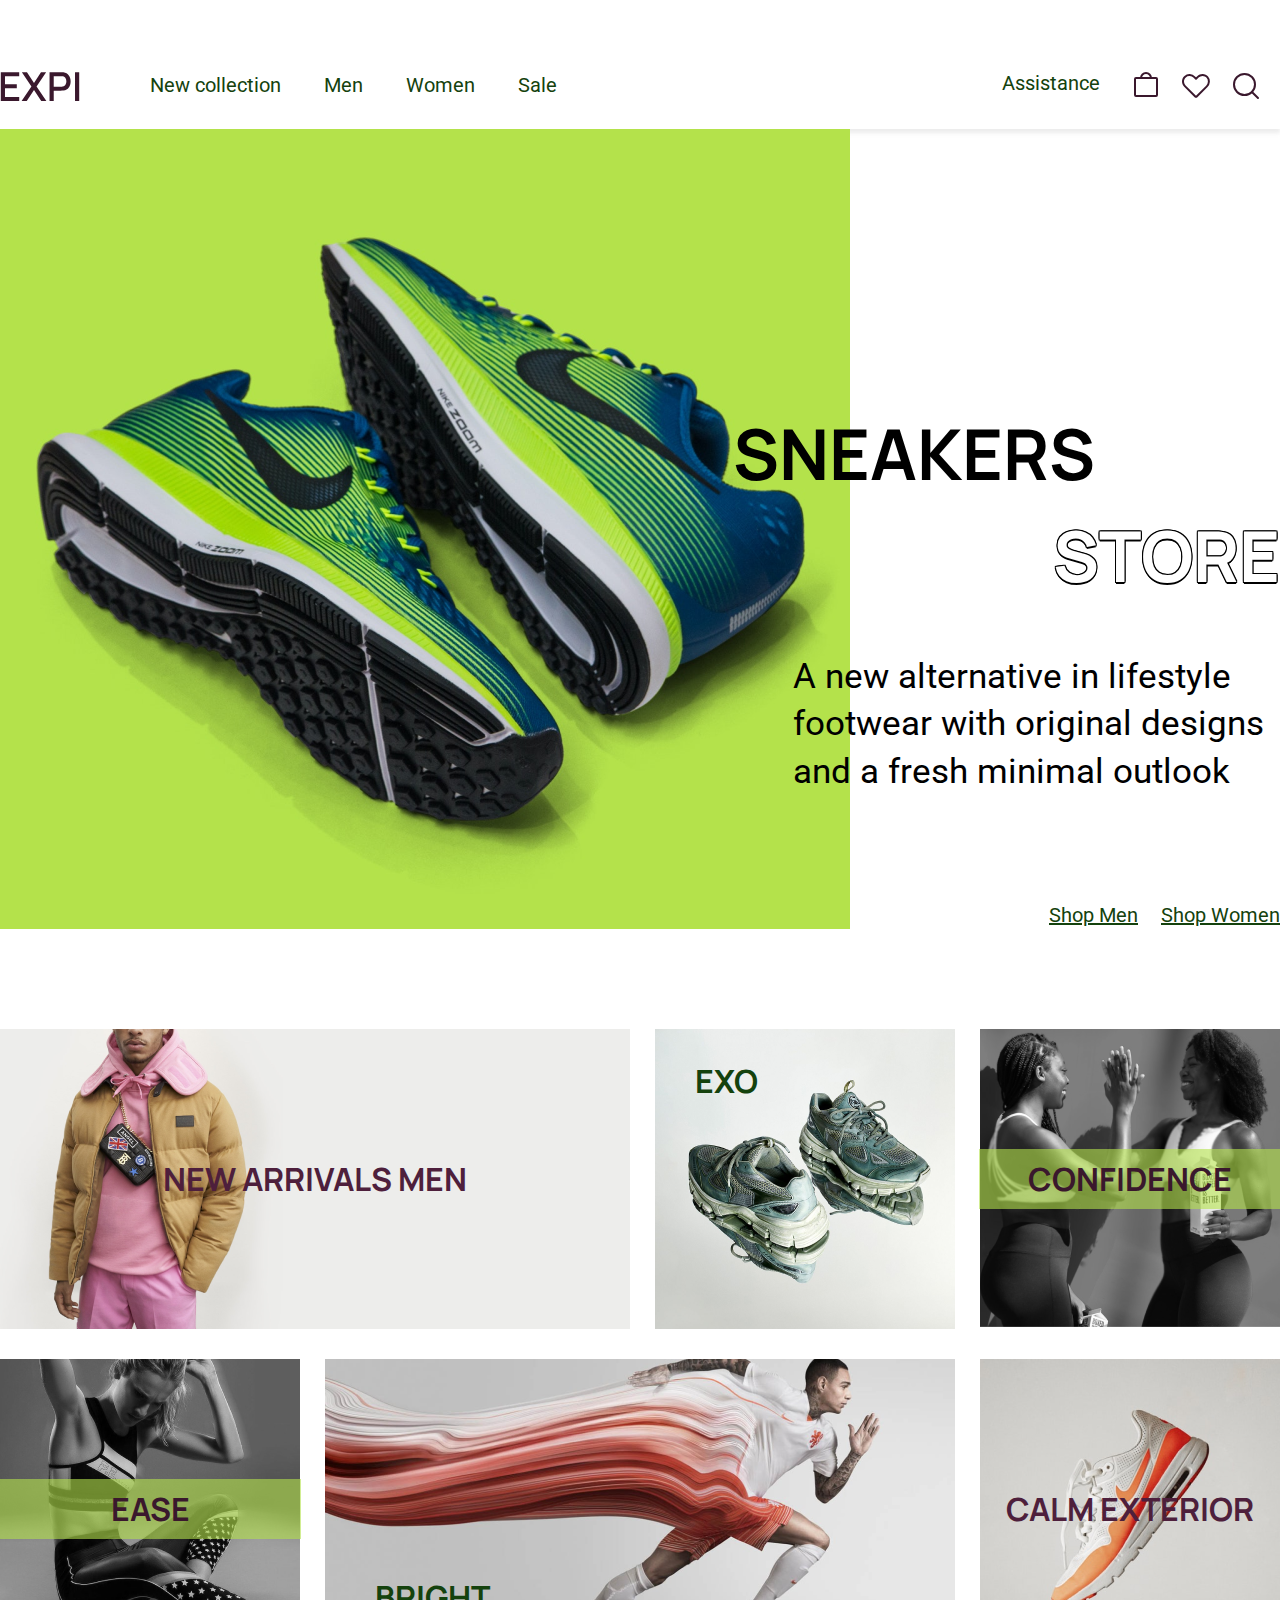
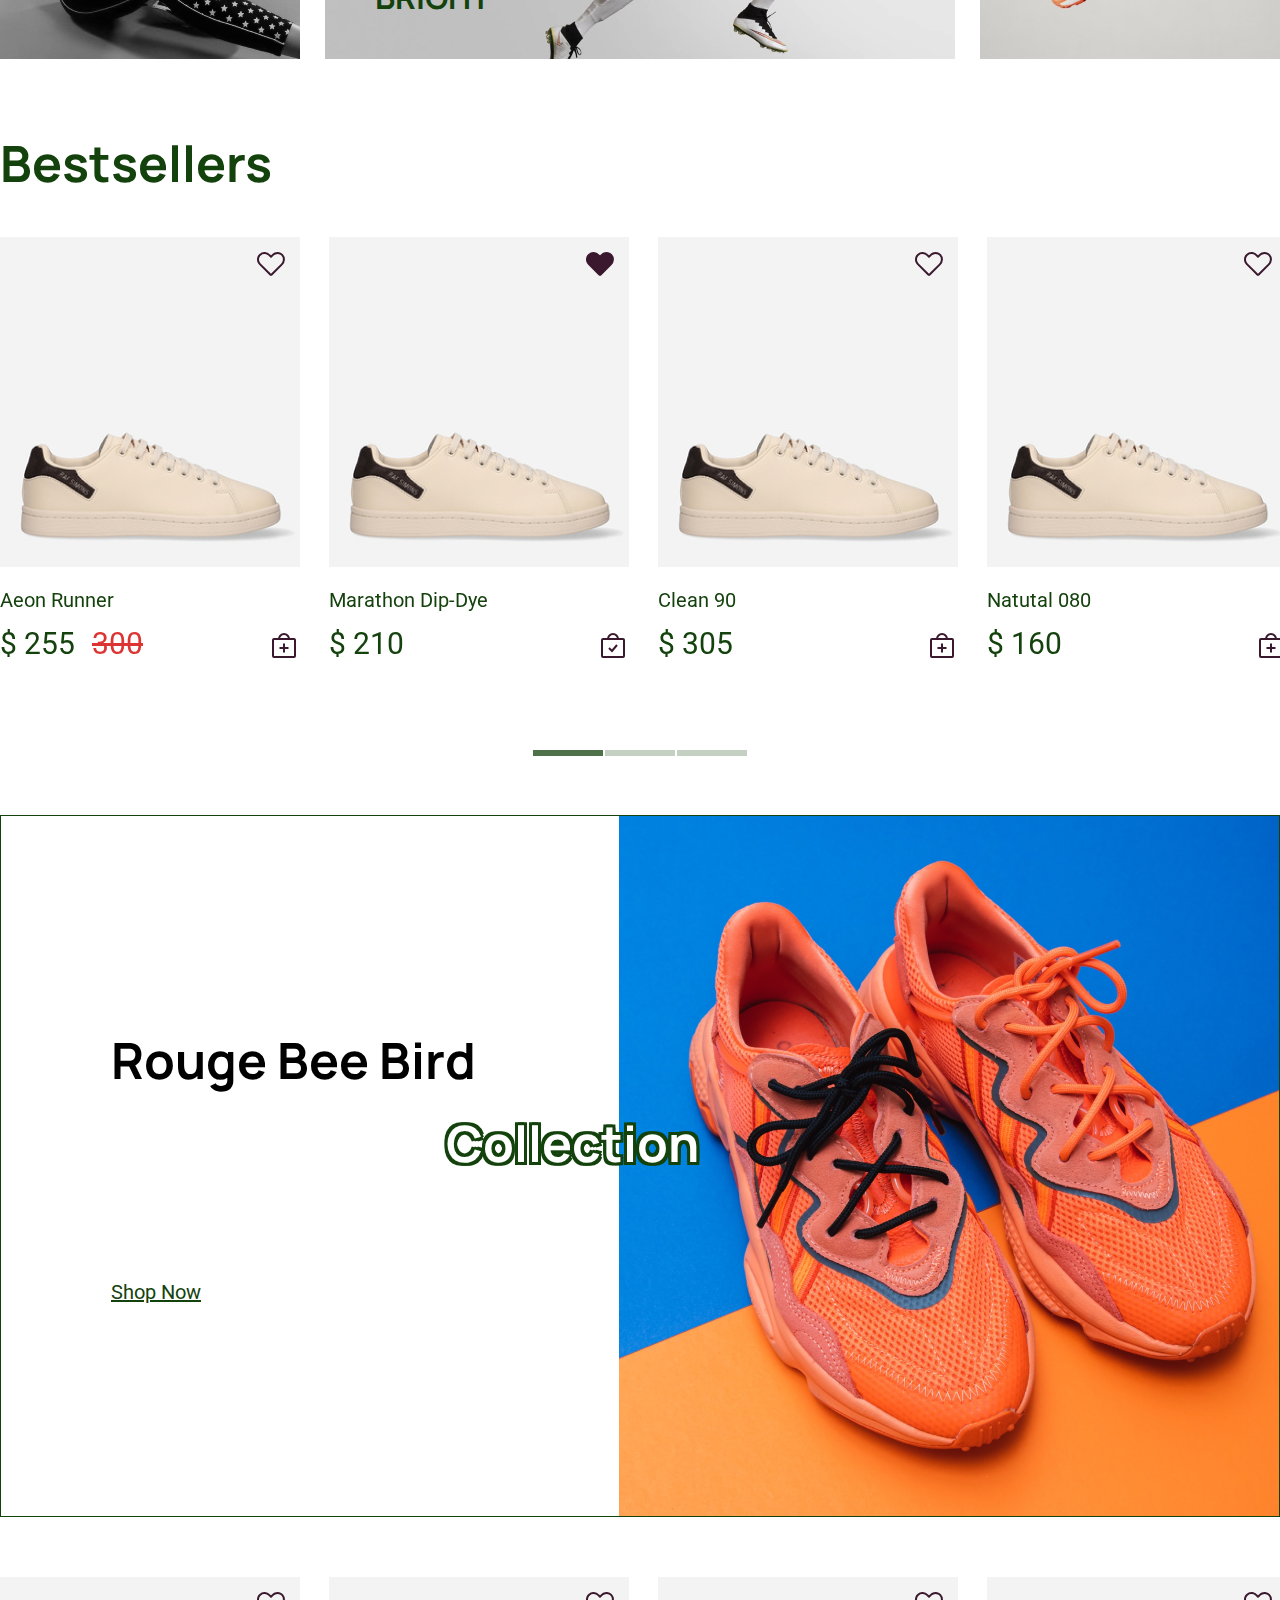
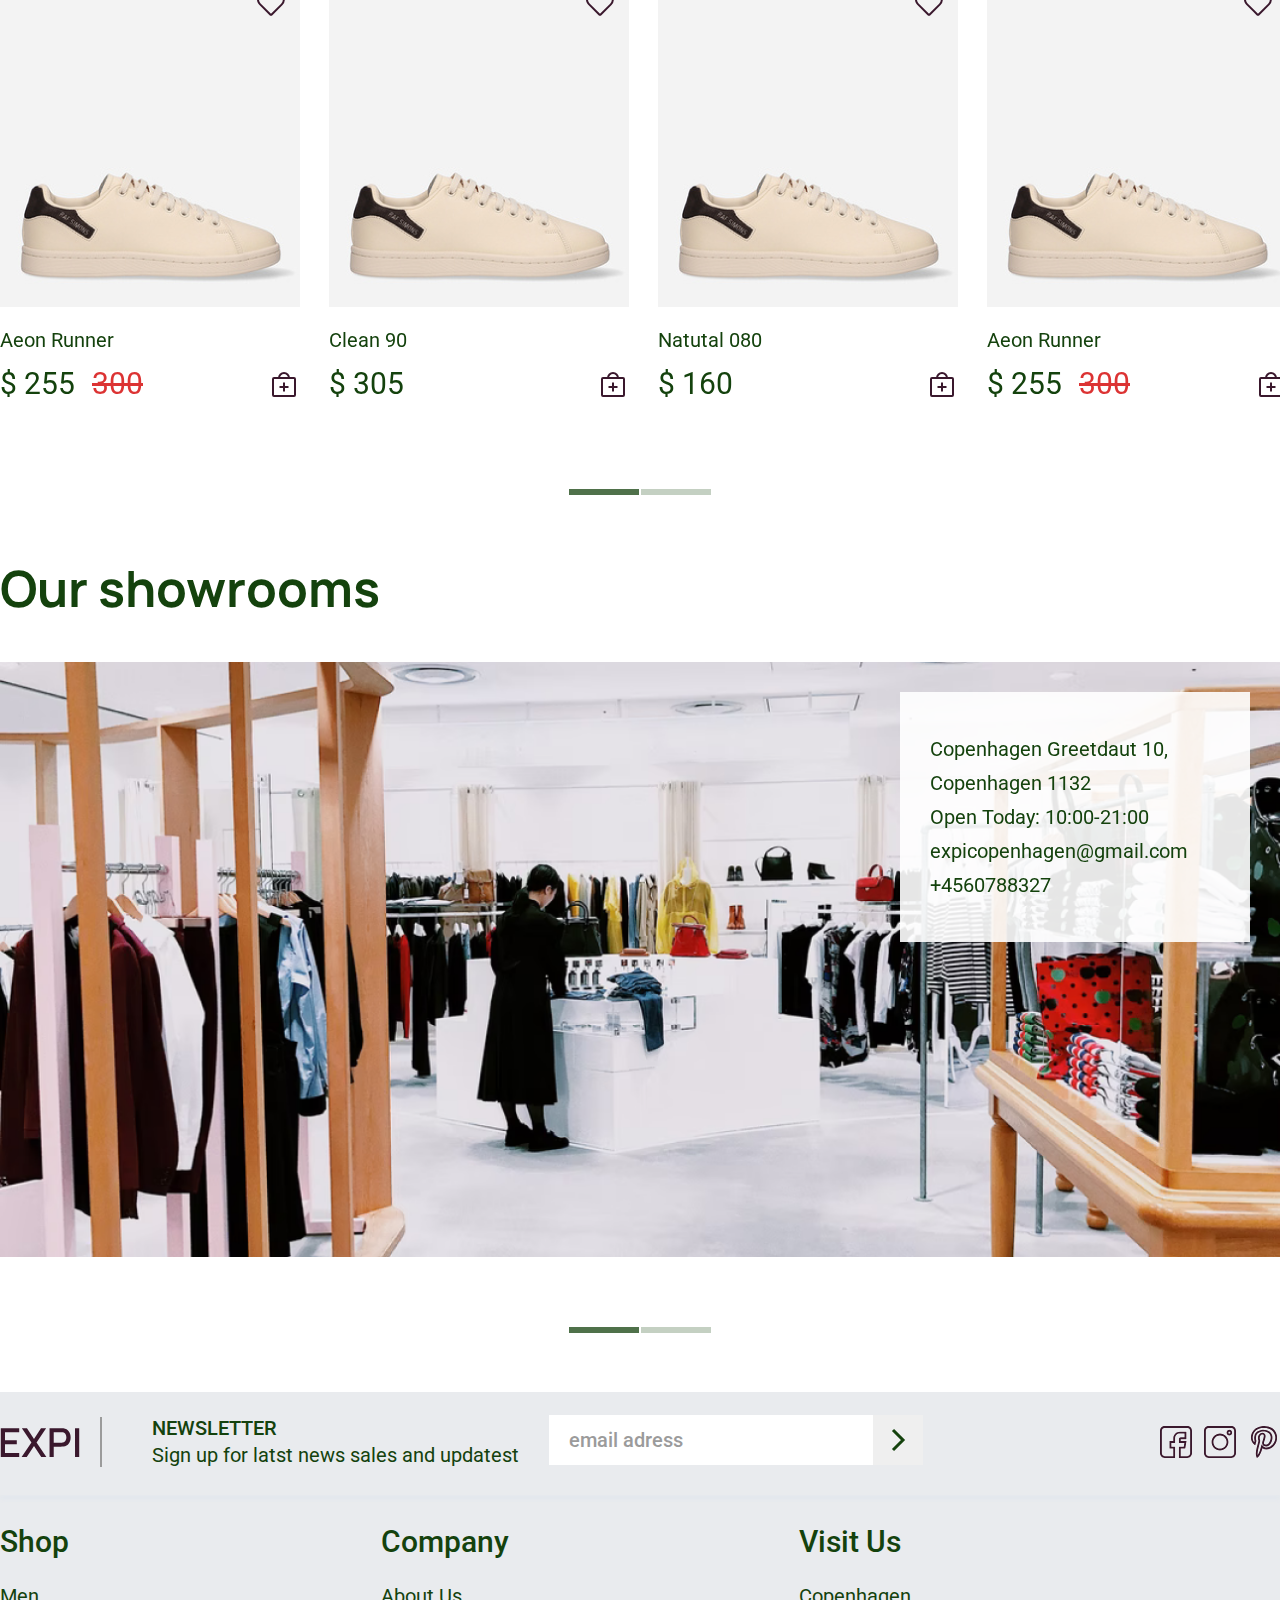
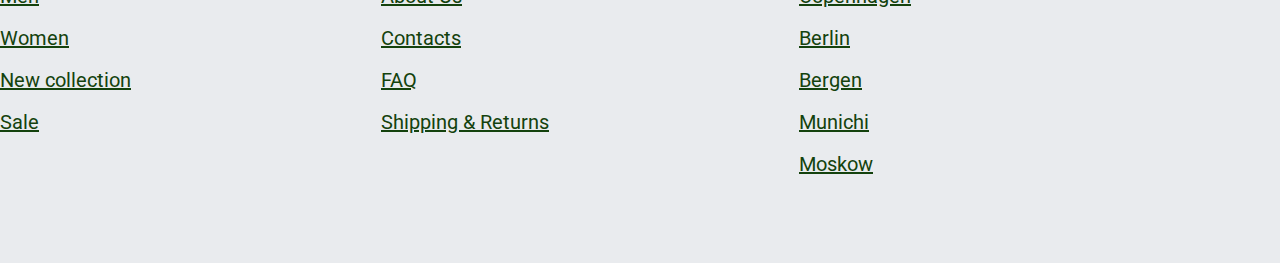
<file: index.html>
<!DOCTYPE html>
<html lang="en">

<head>
	<meta charset="UTF-8">
	<meta http-equiv="X-UA-Compatible" content="IE=edge">
	<meta name="viewport" content="width=device-width, initial-scale=1.0">
	<link rel="stylesheet">
	<link rel="stylesheet" href="./assets/css/main.css">
	<title>EXPI</title>
</head>

<body>
	<header>
		<div class="header-menu">
			<div class="wrapper">
				<div class="menu">
					<div class="menu-left">
						<div class="logo"><a href="#!"><svg width="80" height="29" viewBox="0 0 80 29" fill="none"
									xmlns="http://www.w3.org/2000/svg">
									<path
										d="M0.8 29H19.2V25.06H4.98V16.16H16.8V12.22H4.98V4.14H19.2V0.199999H0.8V29ZM21.6031 29H26.7431L34.0031 17.98L41.2431 29H46.3631L36.5631 14.42L46.1231 0.199999H40.9831L34.0031 10.88L26.9831 0.199999H21.8631L31.4231 14.42L21.6031 29ZM49.55 29H53.73V18.66H61.19C61.4567 18.66 61.7967 18.6467 62.21 18.62C62.6367 18.5933 63.0367 18.5533 63.41 18.5C65.81 18.1133 67.61 17.0867 68.81 15.42C70.0233 13.7533 70.63 11.7533 70.63 9.42C70.63 7.08667 70.03 5.08667 68.83 3.42C67.63 1.75333 65.8233 0.733332 63.41 0.359999C63.0367 0.293333 62.6433 0.253332 62.23 0.239998C61.8167 0.213332 61.47 0.199999 61.19 0.199999H49.55V29ZM53.73 14.7V4.14H61.03C61.2967 4.14 61.59 4.15333 61.91 4.18C62.2433 4.20667 62.5567 4.26 62.85 4.34C64.13 4.63333 65.0367 5.28666 65.57 6.3C66.1033 7.31333 66.37 8.35333 66.37 9.42C66.37 10.4733 66.1033 11.5133 65.57 12.54C65.0367 13.5533 64.13 14.2133 62.85 14.52C62.5567 14.5867 62.2433 14.6333 61.91 14.66C61.59 14.6867 61.2967 14.7 61.03 14.7H53.73ZM75.0281 29H79.2081V0.199999H75.0281V29Z"
										fill="#3A182D" />
								</svg>
							</a>
						</div>
						<ul>
							<li class="top-list"><a href="#!">New collection</a></li>
							<li class="top-list"><a href="#!">Men</a></li>
							<li class="top-list"><a href="#!">Women</a></li>
							<li class="top-list"><a href="#!">Sale</a></li>
						</ul>
					</div>
					<div class="menu-right">
						<div class="menu-right-text"><a href="#!">Assistance</a></div>
						<div class="bar"><a href="#!">
								<svg width="32" height="32" viewBox="0 0 32 32" fill="none" xmlns="http://www.w3.org/2000/svg">
									<path
										d="M26 8H6C5.44772 8 5 8.44772 5 9V25C5 25.5523 5.44772 26 6 26H26C26.5523 26 27 25.5523 27 25V9C27 8.44772 26.5523 8 26 8Z"
										stroke="#3A182D" stroke-width="2" stroke-linecap="round" stroke-linejoin="round" />
									<path
										d="M11 8C11 6.67392 11.5268 5.40215 12.4645 4.46447C13.4021 3.52678 14.6739 3 16 3C17.3261 3 18.5979 3.52678 19.5355 4.46447C20.4732 5.40215 21 6.67392 21 8"
										stroke="#3A182D" stroke-width="2" stroke-linecap="round" stroke-linejoin="round" />
								</svg>
							</a>
						</div>
						<div class="bar">
							<a href="#!"><svg width="32" height="32" viewBox="0 0 32 32" fill="none"
									xmlns="http://www.w3.org/2000/svg">
									<path
										d="M16.7071 26.4853L26.8361 16.3563C29.3249 13.8675 29.6921 9.77301 27.3369 7.15747C26.7469 6.50043 26.0293 5.97048 25.2278 5.59994C24.4262 5.22941 23.5576 5.02608 22.6749 5.00234C21.7922 4.9786 20.9139 5.13496 20.0936 5.46188C19.2733 5.7888 18.5282 6.27942 17.9038 6.9038L16 8.8076L14.3563 7.16386C11.8675 4.67506 7.77302 4.30787 5.15748 6.66312C4.50044 7.25308 3.97048 7.97071 3.59995 8.77224C3.22942 9.57378 3.02609 10.4424 3.00235 11.3251C2.97861 12.2078 3.13497 13.0861 3.46189 13.9064C3.78881 14.7267 4.27943 15.4718 4.90381 16.0962L15.2929 26.4853C15.4804 26.6728 15.7348 26.7782 16 26.7782C16.2652 26.7782 16.5196 26.6728 16.7071 26.4853V26.4853Z"
										stroke="#3A182D" stroke-width="2" stroke-linecap="round" stroke-linejoin="round" />
								</svg></a>
						</div>
						<div class="bar">
							<a href="#!"><svg width="32" height="32" viewBox="0 0 32 32" fill="none"
									xmlns="http://www.w3.org/2000/svg">
									<path
										d="M14.5 25C20.299 25 25 20.299 25 14.5C25 8.70101 20.299 4 14.5 4C8.70101 4 4 8.70101 4 14.5C4 20.299 8.70101 25 14.5 25Z"
										stroke="#3A182D" stroke-width="2" stroke-linecap="round" stroke-linejoin="round" />
									<path d="M21.9242 21.925L27.9993 28.0001" stroke="#3A182D" stroke-width="2"
										stroke-linecap="round" stroke-linejoin="round" />
								</svg></a>
						</div>
					</div>
				</div>
			</div>
		</div>
		<div class="rew">
			<div class="menu-mobile">
				<div class="wrapper">
					<div class="header-mobile">
						<div class="top-mobile">
							<div class="open-menu"><svg width="16" height="14" viewBox="0 0 16 14" fill="none"
									xmlns="http://www.w3.org/2000/svg">
									<path d="M0 0V1.5H16V0H0ZM0 7.75H16V6.25H0V7.75ZM0 14H16V12.5H0V14Z" fill="black" />
								</svg>
							</div>
							<div class="logo"><a href="#!"><svg width="80" height="29" viewBox="0 0 80 29" fill="none"
										xmlns="http://www.w3.org/2000/svg">
										<path
											d="M0.8 29H19.2V25.06H4.98V16.16H16.8V12.22H4.98V4.14H19.2V0.199999H0.8V29ZM21.6031 29H26.7431L34.0031 17.98L41.2431 29H46.3631L36.5631 14.42L46.1231 0.199999H40.9831L34.0031 10.88L26.9831 0.199999H21.8631L31.4231 14.42L21.6031 29ZM49.55 29H53.73V18.66H61.19C61.4567 18.66 61.7967 18.6467 62.21 18.62C62.6367 18.5933 63.0367 18.5533 63.41 18.5C65.81 18.1133 67.61 17.0867 68.81 15.42C70.0233 13.7533 70.63 11.7533 70.63 9.42C70.63 7.08667 70.03 5.08667 68.83 3.42C67.63 1.75333 65.8233 0.733332 63.41 0.359999C63.0367 0.293333 62.6433 0.253332 62.23 0.239998C61.8167 0.213332 61.47 0.199999 61.19 0.199999H49.55V29ZM53.73 14.7V4.14H61.03C61.2967 4.14 61.59 4.15333 61.91 4.18C62.2433 4.20667 62.5567 4.26 62.85 4.34C64.13 4.63333 65.0367 5.28666 65.57 6.3C66.1033 7.31333 66.37 8.35333 66.37 9.42C66.37 10.4733 66.1033 11.5133 65.57 12.54C65.0367 13.5533 64.13 14.2133 62.85 14.52C62.5567 14.5867 62.2433 14.6333 61.91 14.66C61.59 14.6867 61.2967 14.7 61.03 14.7H53.73ZM75.0281 29H79.2081V0.199999H75.0281V29Z"
											fill="#3A182D" />
									</svg>
								</a></div>
							<div class="basket">
								<a href="#!"><svg width="32" height="32" viewBox="0 0 32 32" fill="none"
										xmlns="http://www.w3.org/2000/svg">
										<path
											d="M14.5 25C20.299 25 25 20.299 25 14.5C25 8.70101 20.299 4 14.5 4C8.70101 4 4 8.70101 4 14.5C4 20.299 8.70101 25 14.5 25Z"
											stroke="#3A182D" stroke-width="2" stroke-linecap="round" stroke-linejoin="round" />
										<path d="M21.9242 21.925L27.9993 28.0001" stroke="#3A182D" stroke-width="2"
											stroke-linecap="round" stroke-linejoin="round" />
									</svg></a>
							</div>
						</div>
					</div>
				</div>
			</div>
			<div class="slide-mobile-menu">
				<div class="slider-top">
					<div class="none"></div>
					<div class="logo"><a href="#!"><svg width="80" height="29" viewBox="0 0 80 29" fill="none"
								xmlns="http://www.w3.org/2000/svg">
								<path
									d="M0.8 29H19.2V25.06H4.98V16.16H16.8V12.22H4.98V4.14H19.2V0.199999H0.8V29ZM21.6031 29H26.7431L34.0031 17.98L41.2431 29H46.3631L36.5631 14.42L46.1231 0.199999H40.9831L34.0031 10.88L26.9831 0.199999H21.8631L31.4231 14.42L21.6031 29ZM49.55 29H53.73V18.66H61.19C61.4567 18.66 61.7967 18.6467 62.21 18.62C62.6367 18.5933 63.0367 18.5533 63.41 18.5C65.81 18.1133 67.61 17.0867 68.81 15.42C70.0233 13.7533 70.63 11.7533 70.63 9.42C70.63 7.08667 70.03 5.08667 68.83 3.42C67.63 1.75333 65.8233 0.733332 63.41 0.359999C63.0367 0.293333 62.6433 0.253332 62.23 0.239998C61.8167 0.213332 61.47 0.199999 61.19 0.199999H49.55V29ZM53.73 14.7V4.14H61.03C61.2967 4.14 61.59 4.15333 61.91 4.18C62.2433 4.20667 62.5567 4.26 62.85 4.34C64.13 4.63333 65.0367 5.28666 65.57 6.3C66.1033 7.31333 66.37 8.35333 66.37 9.42C66.37 10.4733 66.1033 11.5133 65.57 12.54C65.0367 13.5533 64.13 14.2133 62.85 14.52C62.5567 14.5867 62.2433 14.6333 61.91 14.66C61.59 14.6867 61.2967 14.7 61.03 14.7H53.73ZM75.0281 29H79.2081V0.199999H75.0281V29Z"
									fill="#3A182D" />
							</svg>
						</a></div>
					<div class="close"></div>
				</div>
				<div class="block-mobile">
					<ul>
						<li><a href="#!">New collection</a>
						</li>
						<li><a href="#!">Men</a></li>
						<li><a href="#!">Women</a></li>
						<li><a href="#!">Sale</a></li>
					</ul>
					<div class="soc-seti">
						<div class="seti">
							<a href="#!"><svg width="32" height="32" viewBox="0 0 32 32" fill="none"
									xmlns="http://www.w3.org/2000/svg">
									<g style="mix-blend-mode:darken">
										<rect width="32" height="32" fill="white" />
										<path
											d="M4.6875 32H15.125V20.625H11.375V16.875H15.125V12.1875C15.125 9.60278 17.2278 7.5 19.8125 7.5H24.5V11.25H20.75C19.7161 11.25 18.875 12.0911 18.875 13.125V16.875H24.3308L23.7058 20.625H18.875V32H27.3125C29.8972 32 32 29.8972 32 27.3125V4.6875C32 2.10278 29.8972 0 27.3125 0H4.6875C2.10278 0 0 2.10278 0 4.6875V27.3125C0 29.8972 2.10278 32 4.6875 32ZM1.875 4.6875C1.875 3.13672 3.13672 1.875 4.6875 1.875H27.3125C28.8633 1.875 30.125 3.13672 30.125 4.6875V27.3125C30.125 28.8633 28.8633 30.125 27.3125 30.125H20.75V22.5H25.2942L26.5442 15H20.75V13.125H26.375V5.625H19.8125C16.1938 5.625 13.25 8.56885 13.25 12.1875V15H9.5V22.5H13.25V30.125H4.6875C3.13672 30.125 1.875 28.8633 1.875 27.3125V4.6875Z"
											fill="#3A182D" />
									</g>
								</svg>
							</a>
						</div>
						<div class="seti">
							<a href="#!"><svg width="32" height="32" viewBox="0 0 32 32" fill="none"
									xmlns="http://www.w3.org/2000/svg">
									<g style="mix-blend-mode:darken">
										<rect width="32" height="32" fill="white" />
										<path
											d="M4.6875 32H27.3125C29.8972 32 32 29.8972 32 27.3125V4.6875C32 2.10278 29.8972 0 27.3125 0H4.6875C2.10278 0 0 2.10278 0 4.6875V27.3125C0 29.8972 2.10278 32 4.6875 32ZM1.875 4.6875C1.875 3.13672 3.13672 1.875 4.6875 1.875H27.3125C28.8633 1.875 30.125 3.13672 30.125 4.6875V27.3125C30.125 28.8633 28.8633 30.125 27.3125 30.125H4.6875C3.13672 30.125 1.875 28.8633 1.875 27.3125V4.6875Z"
											fill="#3A182D" />
										<path
											d="M16 24.4375C20.6523 24.4375 24.4375 20.6523 24.4375 16C24.4375 11.3477 20.6523 7.5625 16 7.5625C11.3477 7.5625 7.5625 11.3477 7.5625 16C7.5625 20.6523 11.3477 24.4375 16 24.4375ZM16 9.4375C19.6187 9.4375 22.5625 12.3813 22.5625 16C22.5625 19.6187 19.6187 22.5625 16 22.5625C12.3813 22.5625 9.4375 19.6187 9.4375 16C9.4375 12.3813 12.3813 9.4375 16 9.4375Z"
											fill="#3A182D" />
										<path
											d="M25.375 9.4375C26.9258 9.4375 28.1875 8.17578 28.1875 6.625C28.1875 5.07422 26.9258 3.8125 25.375 3.8125C23.8242 3.8125 22.5625 5.07422 22.5625 6.625C22.5625 8.17578 23.8242 9.4375 25.375 9.4375ZM25.375 5.6875C25.8918 5.6875 26.3125 6.10815 26.3125 6.625C26.3125 7.14185 25.8918 7.5625 25.375 7.5625C24.8582 7.5625 24.4375 7.14185 24.4375 6.625C24.4375 6.10815 24.8582 5.6875 25.375 5.6875Z"
											fill="#3A182D" />
									</g>
								</svg>
							</a>
						</div>
						<div class="seti">
							<a href="#!"><svg width="32" height="32" viewBox="0 0 32 32" fill="none"
									xmlns="http://www.w3.org/2000/svg">
									<g style="mix-blend-mode:darken" clip-path="url(#clip0_246_1669)">
										<rect width="32" height="32" fill="white" />
										<path
											d="M6.25151 18.6445L7.33648 19.3549L7.74688 17.8147C8.47319 15.1071 8.39629 15.2268 8.46904 14.9262C8.4395 14.7575 7.67485 12.7234 8.20732 10.2519L8.21782 10.195C8.94561 5.38986 16.9871 4.082 20.7212 7.20871C22.3321 8.55759 22.9383 10.5818 22.4737 13.0625C22.1402 14.844 21.5579 16.1723 20.6416 17.2429C19.3768 18.7209 17.7859 18.841 16.8436 18.3271C16.4927 18.136 15.7154 17.5608 16.0757 16.3549C16.5911 14.6291 17.5223 12.0298 17.6324 10.1447C17.7305 8.46555 16.7178 7.09885 15.1124 6.74387C13.3228 6.34812 11.2608 7.31394 10.3692 9.56662C9.72759 11.187 9.7293 12.8711 10.3746 14.7129C10.3956 15.1672 9.93316 16.8806 9.56011 18.2629C8.43242 22.4421 6.88774 28.1652 8.39214 31.0796L8.86748 32L9.73565 31.4353C12.2168 29.8222 13.6663 25.1301 14.4607 22.207C16.5521 23.7556 19.5154 23.8862 22.4466 22.4548C27.1521 20.1567 30.2911 14.6728 28.7183 8.56735C26.9654 1.76242 20.1622 -0.875271 13.3099 0.251682C7.66118 1.18039 4.06865 4.83933 3.11504 9.34909C2.3106 13.154 3.57109 16.8896 6.25151 18.6445ZM4.94878 9.73679C5.80059 5.70774 9.03984 2.85324 13.6138 2.10105C19.107 1.19773 25.3467 2.99143 26.9034 9.03488C28.3431 14.6237 25.1761 19.0361 21.6241 20.7707C19.4451 21.8347 16.4839 22.1501 14.7073 19.8442L13.5481 18.3398L13.0594 20.1748C12.4139 22.5957 11.3699 26.7055 9.69292 28.9021C9.36357 26.185 10.5879 21.6472 11.3694 18.7514C12.1155 15.987 12.4083 14.8374 12.1587 14.1372C11.6541 12.7209 11.6387 11.4516 12.1116 10.2563C12.6414 8.91818 13.7713 8.36667 14.7076 8.5737C15.0457 8.64865 15.8252 8.94064 15.7613 10.0354C15.6666 11.6548 14.7623 14.2033 14.2798 15.8186C13.7732 17.5141 14.4273 19.1447 15.9463 19.9729C17.6534 20.9033 20.2161 20.6223 22.0655 18.4616C23.2041 17.1311 23.9192 15.5251 24.3157 13.4074C24.6224 11.7702 24.5496 10.2649 24.0997 8.93259C23.6812 7.69333 22.9493 6.62985 21.9244 5.77146C17.0879 1.7219 7.35332 3.58176 6.36919 9.88522C6.01885 11.5332 6.07622 13.2485 6.53936 14.9878C6.46489 15.3139 6.35918 15.7317 6.24712 16.1611C4.94268 14.6272 4.42461 12.2168 4.94878 9.73679Z"
											fill="#3A182D" />
									</g>
									<defs>
										<clipPath id="clip0_246_1669">
											<rect width="32" height="32" fill="white" />
										</clipPath>
									</defs>
								</svg>
							</a>
						</div>
					</div>
				</div>
			</div>
		</div>
	</header>

	<div class="sneakers">
		<div class="wrapper">
			<div class="sneakers-block">
				<div class="sneakers-images"><img src="./assets/img/sneakers.png" alt="sneakers"></div>
				<div class="sneakers-right">
					<div class="sneakers-text">SNEAKERS</div>
					<span>STORE</span>
					<p>A new alternative in lifestyle footwear with original designs and a fresh minimal outlook</p>
					<div class="shop">
						<a href="#!">Shop Men</a>
						<a href="#!">Shop Women</a>
					</div>
				</div>
			</div>
		</div>
	</div>

	<div class="arrivals">
		<div class="wrapper">
			<div class="arrivals-block">
				<div class="block-arrival">
					<div class="item-card">
						<a href="#!">NEW ARRIVALS MEN</a>
					</div>
					<div class="item-card">
						<a href="#!">EXO</a>
					</div>
					<div class="item-card">
						<a href="#!">confidence</a>
					</div>
					<div class="item-card">
						<a href="#!">ease</a>
					</div>
					<div class="item-card">
						<a href="#!">BRIGHT</a>
					</div>
					<div class="item-card">
						<a href="#!">CALM EXTERIOR</a>
					</div>
				</div>
			</div>
		</div>
	</div>

	<div class="bestsellers">
		<div class="wrapper">
			<div class="bestsellers-text">Bestsellers</div>
			<div class="hug">
				<div class="category-slider">
					<div class="slide">
						<div class="product-card">
							<div class="product">
								<a href="#!"><img src="./assets/img/bestsellers.png" alt="bestsellers"></a>
								<a href="#!"><svg width="28" height="24" viewBox="0 0 28 24" fill="none"
										xmlns="http://www.w3.org/2000/svg">
										<path
											d="M14.7071 22.4853L24.8361 12.3563C27.3249 9.86747 27.6921 5.77302 25.3369 3.15748C24.7469 2.50044 24.0293 1.97048 23.2278 1.59995C22.4262 1.22942 21.5576 1.02609 20.6749 1.00235C19.7922 0.978612 18.9139 1.13497 18.0936 1.46189C17.2733 1.78881 16.5282 2.27943 15.9038 2.90381L14 4.80761L12.3563 3.16387C9.86747 0.675068 5.77302 0.307884 3.15748 2.66313C2.50044 3.25309 1.97048 3.97072 1.59995 4.77225C1.22942 5.57379 1.02609 6.44241 1.00235 7.32512C0.978612 8.20784 1.13497 9.08613 1.46189 9.90642C1.78881 10.7267 2.27943 11.4718 2.90381 12.0962L13.2929 22.4853C13.4804 22.6728 13.7348 22.7782 14 22.7782C14.2652 22.7782 14.5196 22.6728 14.7071 22.4853V22.4853Z"
											stroke="#3A182D" stroke-width="2" stroke-linecap="round" stroke-linejoin="round" />
									</svg>
								</a>
							</div>
							<div class="text"><a href="#!">Aeon Runner</a></div>
							<div class="bag-prise">
								<div class="prise">$ 255 <span>300</span></div>
								<div class="bag"><a href="#!"><img src="./assets/img/bag.svg" alt="bag"></a></div>
							</div>
						</div>
					</div>
					<div class="slide">
						<div class="product-card">
							<div class="product">
								<a href="#!"><img src="./assets/img/bestsellers.png" alt="bestsellers"></a>
								<a href="#!"><svg width="28" height="24" viewBox="0 0 28 24" fill="none"
										xmlns="http://www.w3.org/2000/svg">
										<path
											d="M14.7071 22.4853L24.8361 12.3563C27.3249 9.86747 27.6921 5.77302 25.3369 3.15748C24.7469 2.50044 24.0293 1.97048 23.2278 1.59995C22.4262 1.22942 21.5576 1.02609 20.6749 1.00235C19.7922 0.978612 18.9139 1.13497 18.0936 1.46189C17.2733 1.78881 16.5282 2.27943 15.9038 2.90381L14 4.80761L12.3563 3.16387C9.86747 0.675068 5.77302 0.307884 3.15748 2.66313C2.50044 3.25309 1.97048 3.97072 1.59995 4.77225C1.22942 5.57379 1.02609 6.44241 1.00235 7.32512C0.978612 8.20784 1.13497 9.08613 1.46189 9.90642C1.78881 10.7267 2.27943 11.4718 2.90381 12.0962L13.2929 22.4853C13.4804 22.6728 13.7348 22.7782 14 22.7782C14.2652 22.7782 14.5196 22.6728 14.7071 22.4853Z"
											fill="#3A182D" stroke="#3A182D" stroke-width="2" stroke-linecap="round"
											stroke-linejoin="round" />
									</svg>
								</a>
							</div>
							<div class="text"><a href="#!">Marathon Dip-Dye</a></div>
							<div class="bag-prise">
								<div class="prise">$ 210</div>
								<div class="bag"><a href="#!"><img src="./assets/img/bags.svg" alt="bag"></a></div>
							</div>
						</div>
					</div>
					<div class="slide">
						<div class="product-card">
							<div class="product">
								<a href="#!"><img src="./assets/img/bestsellers.png" alt="bestsellers"></a>
								<a href="#!"><svg width="28" height="24" viewBox="0 0 28 24" fill="none"
										xmlns="http://www.w3.org/2000/svg">
										<path
											d="M14.7071 22.4853L24.8361 12.3563C27.3249 9.86747 27.6921 5.77302 25.3369 3.15748C24.7469 2.50044 24.0293 1.97048 23.2278 1.59995C22.4262 1.22942 21.5576 1.02609 20.6749 1.00235C19.7922 0.978612 18.9139 1.13497 18.0936 1.46189C17.2733 1.78881 16.5282 2.27943 15.9038 2.90381L14 4.80761L12.3563 3.16387C9.86747 0.675068 5.77302 0.307884 3.15748 2.66313C2.50044 3.25309 1.97048 3.97072 1.59995 4.77225C1.22942 5.57379 1.02609 6.44241 1.00235 7.32512C0.978612 8.20784 1.13497 9.08613 1.46189 9.90642C1.78881 10.7267 2.27943 11.4718 2.90381 12.0962L13.2929 22.4853C13.4804 22.6728 13.7348 22.7782 14 22.7782C14.2652 22.7782 14.5196 22.6728 14.7071 22.4853V22.4853Z"
											stroke="#3A182D" stroke-width="2" stroke-linecap="round" stroke-linejoin="round" />
									</svg>
								</a>
							</div>
							<div class="text"><a href="#!">Clean 90</a></div>
							<div class="bag-prise">
								<div class="prise">$ 305</div>
								<div class="bag"><a href="#!"><img src="./assets/img/bag.svg" alt="bag"></a></div>
							</div>
						</div>
					</div>
					<div class="slide">
						<div class="product-card">
							<div class="product">
								<a href="#!"><img src="./assets/img/bestsellers.png" alt="bestsellers"></a>
								<a href="#!"><svg width="28" height="24" viewBox="0 0 28 24" fill="none"
										xmlns="http://www.w3.org/2000/svg">
										<path
											d="M14.7071 22.4853L24.8361 12.3563C27.3249 9.86747 27.6921 5.77302 25.3369 3.15748C24.7469 2.50044 24.0293 1.97048 23.2278 1.59995C22.4262 1.22942 21.5576 1.02609 20.6749 1.00235C19.7922 0.978612 18.9139 1.13497 18.0936 1.46189C17.2733 1.78881 16.5282 2.27943 15.9038 2.90381L14 4.80761L12.3563 3.16387C9.86747 0.675068 5.77302 0.307884 3.15748 2.66313C2.50044 3.25309 1.97048 3.97072 1.59995 4.77225C1.22942 5.57379 1.02609 6.44241 1.00235 7.32512C0.978612 8.20784 1.13497 9.08613 1.46189 9.90642C1.78881 10.7267 2.27943 11.4718 2.90381 12.0962L13.2929 22.4853C13.4804 22.6728 13.7348 22.7782 14 22.7782C14.2652 22.7782 14.5196 22.6728 14.7071 22.4853V22.4853Z"
											stroke="#3A182D" stroke-width="2" stroke-linecap="round" stroke-linejoin="round" />
									</svg>
								</a>
							</div>
							<div class="text"><a href="#!">Natutal 080</a></div>
							<div class="bag-prise">
								<div class="prise">$ 160</div>
								<div class="bag"><a href="#!"><img src="./assets/img/bag.svg" alt="bag"></a></div>
							</div>
						</div>
					</div>
					<div class="slide">
						<div class="product-card">
							<div class="product">
								<a href="#!"><img src="./assets/img/bestsellers.png" alt="bestsellers"></a>
								<a href="#!"><svg width="28" height="24" viewBox="0 0 28 24" fill="none"
										xmlns="http://www.w3.org/2000/svg">
										<path
											d="M14.7071 22.4853L24.8361 12.3563C27.3249 9.86747 27.6921 5.77302 25.3369 3.15748C24.7469 2.50044 24.0293 1.97048 23.2278 1.59995C22.4262 1.22942 21.5576 1.02609 20.6749 1.00235C19.7922 0.978612 18.9139 1.13497 18.0936 1.46189C17.2733 1.78881 16.5282 2.27943 15.9038 2.90381L14 4.80761L12.3563 3.16387C9.86747 0.675068 5.77302 0.307884 3.15748 2.66313C2.50044 3.25309 1.97048 3.97072 1.59995 4.77225C1.22942 5.57379 1.02609 6.44241 1.00235 7.32512C0.978612 8.20784 1.13497 9.08613 1.46189 9.90642C1.78881 10.7267 2.27943 11.4718 2.90381 12.0962L13.2929 22.4853C13.4804 22.6728 13.7348 22.7782 14 22.7782C14.2652 22.7782 14.5196 22.6728 14.7071 22.4853V22.4853Z"
											stroke="#3A182D" stroke-width="2" stroke-linecap="round" stroke-linejoin="round" />
									</svg>
								</a>
							</div>
							<div class="text"><a href="#!">Aeon Runner</a></div>
							<div class="bag-prise">
								<div class="prise">$ 255 <span>300</span></div>
								<div class="bag"><a href="#!"><img src="./assets/img/bag.svg" alt="bag"></a></div>
							</div>
						</div>
					</div>
					<div class="slide">
						<div class="product-card">
							<div class="product">
								<a href="#!"><img src="./assets/img/bestsellers.png" alt="bestsellers"></a>
								<a href="#!"><svg width="28" height="24" viewBox="0 0 28 24" fill="none"
										xmlns="http://www.w3.org/2000/svg">
										<path
											d="M14.7071 22.4853L24.8361 12.3563C27.3249 9.86747 27.6921 5.77302 25.3369 3.15748C24.7469 2.50044 24.0293 1.97048 23.2278 1.59995C22.4262 1.22942 21.5576 1.02609 20.6749 1.00235C19.7922 0.978612 18.9139 1.13497 18.0936 1.46189C17.2733 1.78881 16.5282 2.27943 15.9038 2.90381L14 4.80761L12.3563 3.16387C9.86747 0.675068 5.77302 0.307884 3.15748 2.66313C2.50044 3.25309 1.97048 3.97072 1.59995 4.77225C1.22942 5.57379 1.02609 6.44241 1.00235 7.32512C0.978612 8.20784 1.13497 9.08613 1.46189 9.90642C1.78881 10.7267 2.27943 11.4718 2.90381 12.0962L13.2929 22.4853C13.4804 22.6728 13.7348 22.7782 14 22.7782C14.2652 22.7782 14.5196 22.6728 14.7071 22.4853V22.4853Z"
											stroke="#3A182D" stroke-width="2" stroke-linecap="round" stroke-linejoin="round" />
									</svg>
								</a>
							</div>
							<div class="text"><a href="#!">Aeon Runner</a></div>
							<div class="bag-prise">
								<div class="prise">$ 255 <span>300</span></div>
								<div class="bag"><a href="#!"><img src="./assets/img/bag.svg" alt="bag"></a></div>
							</div>
						</div>
					</div>
				</div>
				<div class="slider-navigation"></div>
				<div class="slick-dots">
					<div class="slick-active"></div>
				</div>
			</div>
		</div>
	</div>

	<div class="shop">
		<div class="wrapper">
			<div class="collection-block">
				<div class="shop-title">
					<div class="shop-collection">
						<div class="rouge-bee-bird">Rouge Bee Bird</div>
						<div class="collection">Collection</div>
					</div>
					<a href="#!">Shop Now</a>
				</div>
				<div class="shop-images">
					<img src="./assets/img/collection.png" alt="collection">
				</div>
			</div>
			<div class="hug">
				<div class="slider">
					<div class="slide">
						<div class="product-card">
							<div class="product">
								<a href="#!"><img src="./assets/img/bestsellers.png" alt="bestsellers"></a>
								<a href="#!"><svg width="28" height="24" viewBox="0 0 28 24" fill="none"
										xmlns="http://www.w3.org/2000/svg">
										<path
											d="M14.7071 22.4853L24.8361 12.3563C27.3249 9.86747 27.6921 5.77302 25.3369 3.15748C24.7469 2.50044 24.0293 1.97048 23.2278 1.59995C22.4262 1.22942 21.5576 1.02609 20.6749 1.00235C19.7922 0.978612 18.9139 1.13497 18.0936 1.46189C17.2733 1.78881 16.5282 2.27943 15.9038 2.90381L14 4.80761L12.3563 3.16387C9.86747 0.675068 5.77302 0.307884 3.15748 2.66313C2.50044 3.25309 1.97048 3.97072 1.59995 4.77225C1.22942 5.57379 1.02609 6.44241 1.00235 7.32512C0.978612 8.20784 1.13497 9.08613 1.46189 9.90642C1.78881 10.7267 2.27943 11.4718 2.90381 12.0962L13.2929 22.4853C13.4804 22.6728 13.7348 22.7782 14 22.7782C14.2652 22.7782 14.5196 22.6728 14.7071 22.4853V22.4853Z"
											stroke="#3A182D" stroke-width="2" stroke-linecap="round" stroke-linejoin="round" />
									</svg>
								</a>
							</div>
							<div class="text"><a href="#!">Aeon Runner</a></div>
							<div class="bag-prise">
								<div class="prise">$ 255 <span>300</span></div>
								<div class="bag"><a href="#!"><img src="./assets/img/bag.svg" alt="bag"></a></div>
							</div>
						</div>
					</div>
					<div class="slide">
						<div class="product-card">
							<div class="product">
								<a href="#!"><img src="./assets/img/bestsellers.png" alt="bestsellers"></a>
								<a href="#!"><svg width="28" height="24" viewBox="0 0 28 24" fill="none"
										xmlns="http://www.w3.org/2000/svg">
										<path
											d="M14.7071 22.4853L24.8361 12.3563C27.3249 9.86747 27.6921 5.77302 25.3369 3.15748C24.7469 2.50044 24.0293 1.97048 23.2278 1.59995C22.4262 1.22942 21.5576 1.02609 20.6749 1.00235C19.7922 0.978612 18.9139 1.13497 18.0936 1.46189C17.2733 1.78881 16.5282 2.27943 15.9038 2.90381L14 4.80761L12.3563 3.16387C9.86747 0.675068 5.77302 0.307884 3.15748 2.66313C2.50044 3.25309 1.97048 3.97072 1.59995 4.77225C1.22942 5.57379 1.02609 6.44241 1.00235 7.32512C0.978612 8.20784 1.13497 9.08613 1.46189 9.90642C1.78881 10.7267 2.27943 11.4718 2.90381 12.0962L13.2929 22.4853C13.4804 22.6728 13.7348 22.7782 14 22.7782C14.2652 22.7782 14.5196 22.6728 14.7071 22.4853V22.4853Z"
											stroke="#3A182D" stroke-width="2" stroke-linecap="round" stroke-linejoin="round" />
									</svg>
								</a>
							</div>
							<div class="text"><a href="#!">Clean 90</a></div>
							<div class="bag-prise">
								<div class="prise">$ 305</div>
								<div class="bag"><a href="#!"><img src="./assets/img/bag.svg" alt="bag"></a></div>
							</div>
						</div>
					</div>
					<div class="slide">
						<div class="product-card">
							<div class="product">
								<a href="#!"><img src="./assets/img/bestsellers.png" alt="bestsellers"></a>
								<a href="#!"><svg width="28" height="24" viewBox="0 0 28 24" fill="none"
										xmlns="http://www.w3.org/2000/svg">
										<path
											d="M14.7071 22.4853L24.8361 12.3563C27.3249 9.86747 27.6921 5.77302 25.3369 3.15748C24.7469 2.50044 24.0293 1.97048 23.2278 1.59995C22.4262 1.22942 21.5576 1.02609 20.6749 1.00235C19.7922 0.978612 18.9139 1.13497 18.0936 1.46189C17.2733 1.78881 16.5282 2.27943 15.9038 2.90381L14 4.80761L12.3563 3.16387C9.86747 0.675068 5.77302 0.307884 3.15748 2.66313C2.50044 3.25309 1.97048 3.97072 1.59995 4.77225C1.22942 5.57379 1.02609 6.44241 1.00235 7.32512C0.978612 8.20784 1.13497 9.08613 1.46189 9.90642C1.78881 10.7267 2.27943 11.4718 2.90381 12.0962L13.2929 22.4853C13.4804 22.6728 13.7348 22.7782 14 22.7782C14.2652 22.7782 14.5196 22.6728 14.7071 22.4853V22.4853Z"
											stroke="#3A182D" stroke-width="2" stroke-linecap="round" stroke-linejoin="round" />
									</svg>
								</a>
							</div>
							<div class="text"><a href="#!">Natutal 080</a></div>
							<div class="bag-prise">
								<div class="prise">$ 160</div>
								<div class="bag"><a href="#!"><img src="./assets/img/bag.svg" alt="bag"></a></div>
							</div>
						</div>
					</div>
					<div class="slide">
						<div class="product-card">
							<div class="product">
								<a href="#!"><img src="./assets/img/bestsellers.png" alt="bestsellers"></a>
								<a href="#!"><svg width="28" height="24" viewBox="0 0 28 24" fill="none"
										xmlns="http://www.w3.org/2000/svg">
										<path
											d="M14.7071 22.4853L24.8361 12.3563C27.3249 9.86747 27.6921 5.77302 25.3369 3.15748C24.7469 2.50044 24.0293 1.97048 23.2278 1.59995C22.4262 1.22942 21.5576 1.02609 20.6749 1.00235C19.7922 0.978612 18.9139 1.13497 18.0936 1.46189C17.2733 1.78881 16.5282 2.27943 15.9038 2.90381L14 4.80761L12.3563 3.16387C9.86747 0.675068 5.77302 0.307884 3.15748 2.66313C2.50044 3.25309 1.97048 3.97072 1.59995 4.77225C1.22942 5.57379 1.02609 6.44241 1.00235 7.32512C0.978612 8.20784 1.13497 9.08613 1.46189 9.90642C1.78881 10.7267 2.27943 11.4718 2.90381 12.0962L13.2929 22.4853C13.4804 22.6728 13.7348 22.7782 14 22.7782C14.2652 22.7782 14.5196 22.6728 14.7071 22.4853V22.4853Z"
											stroke="#3A182D" stroke-width="2" stroke-linecap="round" stroke-linejoin="round" />
									</svg>
								</a>
							</div>
							<div class="text"><a href="#!">Aeon Runner</a></div>
							<div class="bag-prise">
								<div class="prise">$ 255 <span>300</span></div>
								<div class="bag"><a href="#!"><img src="./assets/img/bag.svg" alt="bag"></a></div>
							</div>
						</div>
					</div>
					<div class="slide">
						<div class="product-card">
							<div class="product">
								<a href="#!"><img src="./assets/img/bestsellers.png" alt="bestsellers"></a>
								<a href="#!"><svg width="28" height="24" viewBox="0 0 28 24" fill="none"
										xmlns="http://www.w3.org/2000/svg">
										<path
											d="M14.7071 22.4853L24.8361 12.3563C27.3249 9.86747 27.6921 5.77302 25.3369 3.15748C24.7469 2.50044 24.0293 1.97048 23.2278 1.59995C22.4262 1.22942 21.5576 1.02609 20.6749 1.00235C19.7922 0.978612 18.9139 1.13497 18.0936 1.46189C17.2733 1.78881 16.5282 2.27943 15.9038 2.90381L14 4.80761L12.3563 3.16387C9.86747 0.675068 5.77302 0.307884 3.15748 2.66313C2.50044 3.25309 1.97048 3.97072 1.59995 4.77225C1.22942 5.57379 1.02609 6.44241 1.00235 7.32512C0.978612 8.20784 1.13497 9.08613 1.46189 9.90642C1.78881 10.7267 2.27943 11.4718 2.90381 12.0962L13.2929 22.4853C13.4804 22.6728 13.7348 22.7782 14 22.7782C14.2652 22.7782 14.5196 22.6728 14.7071 22.4853V22.4853Z"
											stroke="#3A182D" stroke-width="2" stroke-linecap="round" stroke-linejoin="round" />
									</svg>
								</a>
							</div>
							<div class="text"><a href="#!">Aeon Runner</a></div>
							<div class="bag-prise">
								<div class="prise">$ 255 <span>300</span></div>
								<div class="bag"><a href="#!"><img src="./assets/img/bag.svg" alt="bag"></a></div>
							</div>
						</div>
					</div>
				</div>
				<div class="arrows"></div>
				<div class="slick-dots">
					<div class="slick-active"></div>
				</div>
			</div>
		</div>

	</div>

	<div class="showrooms">
		<div class="wrapper">
			<div class="our-showrooms">Our showrooms</div>
			<div class="hug">
				<div class="showrooms-slide">
					<div class="slide">
						<div class="showrooms-block">
							<img src="./assets/img/showrooms.png" alt="showrooms">
							<div class="conteiner">
								<div class="city">Copenhagen
									Greetdaut 10, Copenhagen 1132</div>
								<div class="opens">Open Today: <span>10:00-21:00</span></div>
								<div class="gmail"><a href="#!">expicopenhagen@gmail.com</a></div>
								<div class="phone"><a href="#!">+4560788327</a></div>
							</div>
						</div>
					</div>
					<div class="slide">
						<div class="showrooms-block">
							<img src="./assets/img/showrooms.png" alt="showrooms">
							<div class="conteiner">
								<div class="city">Copenhagen
									Greetdaut 10, Copenhagen 1132</div>
								<div class="opens">Open Today: <span>10:00-21:00</span></div>
								<div class="gmail"><a href="#!">expicopenhagen@gmail.com</a></div>
								<div class="phone"><a href="#!">+4560788327</a></div>
							</div>
						</div>
					</div>
				</div>
			</div>
		</div>
	</div>

	<footer>
		<div class="wrapper">
			<div class="footer-top">
				<div class="footer-left">
					<div class="footer-logo"><a href="#!"><svg width="80" height="29" viewBox="0 0 80 29" fill="none"
								xmlns="http://www.w3.org/2000/svg">
								<path
									d="M0.8 29H19.2V25.06H4.98V16.16H16.8V12.22H4.98V4.14H19.2V0.199999H0.8V29ZM21.6031 29H26.7431L34.0031 17.98L41.2431 29H46.3631L36.5631 14.42L46.1231 0.199999H40.9831L34.0031 10.88L26.9831 0.199999H21.8631L31.4231 14.42L21.6031 29ZM49.55 29H53.73V18.66H61.19C61.4567 18.66 61.7967 18.6467 62.21 18.62C62.6367 18.5933 63.0367 18.5533 63.41 18.5C65.81 18.1133 67.61 17.0867 68.81 15.42C70.0233 13.7533 70.63 11.7533 70.63 9.42C70.63 7.08667 70.03 5.08667 68.83 3.42C67.63 1.75333 65.8233 0.733332 63.41 0.359999C63.0367 0.293333 62.6433 0.253332 62.23 0.239998C61.8167 0.213332 61.47 0.199999 61.19 0.199999H49.55V29ZM53.73 14.7V4.14H61.03C61.2967 4.14 61.59 4.15333 61.91 4.18C62.2433 4.20667 62.5567 4.26 62.85 4.34C64.13 4.63333 65.0367 5.28666 65.57 6.3C66.1033 7.31333 66.37 8.35333 66.37 9.42C66.37 10.4733 66.1033 11.5133 65.57 12.54C65.0367 13.5533 64.13 14.2133 62.85 14.52C62.5567 14.5867 62.2433 14.6333 61.91 14.66C61.59 14.6867 61.2967 14.7 61.03 14.7H53.73ZM75.0281 29H79.2081V0.199999H75.0281V29Z"
									fill="#3A182D" />
							</svg>
						</a>
						<div class="line"></div>
					</div>
					<div class="footer-form">
						<div class="footer-form-text">
							<span>NEWSLETTER</span>
							<p>Sign up for latst news sales and updatest</p>
						</div>
						<form>
							<input type="text" placeholder="EMAIL ADRESS">
							<button>
								<svg width="15" height="24" viewBox="0 0 15 24" fill="none" xmlns="http://www.w3.org/2000/svg">
									<path d="M2 2L12 12L2 22" stroke="#14420D" stroke-width="3" />
								</svg>
							</button>
						</form>
					</div>
				</div>

				<div class="soc-seti">
					<div class="seti">
						<a href="#!"><svg width="32" height="32" viewBox="0 0 32 32" fill="none"
								xmlns="http://www.w3.org/2000/svg">
								<g style="mix-blend-mode:darken">
									<rect width="32" height="32" fill="white" />
									<path
										d="M4.6875 32H15.125V20.625H11.375V16.875H15.125V12.1875C15.125 9.60278 17.2278 7.5 19.8125 7.5H24.5V11.25H20.75C19.7161 11.25 18.875 12.0911 18.875 13.125V16.875H24.3308L23.7058 20.625H18.875V32H27.3125C29.8972 32 32 29.8972 32 27.3125V4.6875C32 2.10278 29.8972 0 27.3125 0H4.6875C2.10278 0 0 2.10278 0 4.6875V27.3125C0 29.8972 2.10278 32 4.6875 32ZM1.875 4.6875C1.875 3.13672 3.13672 1.875 4.6875 1.875H27.3125C28.8633 1.875 30.125 3.13672 30.125 4.6875V27.3125C30.125 28.8633 28.8633 30.125 27.3125 30.125H20.75V22.5H25.2942L26.5442 15H20.75V13.125H26.375V5.625H19.8125C16.1938 5.625 13.25 8.56885 13.25 12.1875V15H9.5V22.5H13.25V30.125H4.6875C3.13672 30.125 1.875 28.8633 1.875 27.3125V4.6875Z"
										fill="#3A182D" />
								</g>
							</svg>
						</a>
					</div>
					<div class="seti">
						<a href="#!"><svg width="32" height="32" viewBox="0 0 32 32" fill="none"
								xmlns="http://www.w3.org/2000/svg">
								<g style="mix-blend-mode:darken">
									<rect width="32" height="32" fill="white" />
									<path
										d="M4.6875 32H27.3125C29.8972 32 32 29.8972 32 27.3125V4.6875C32 2.10278 29.8972 0 27.3125 0H4.6875C2.10278 0 0 2.10278 0 4.6875V27.3125C0 29.8972 2.10278 32 4.6875 32ZM1.875 4.6875C1.875 3.13672 3.13672 1.875 4.6875 1.875H27.3125C28.8633 1.875 30.125 3.13672 30.125 4.6875V27.3125C30.125 28.8633 28.8633 30.125 27.3125 30.125H4.6875C3.13672 30.125 1.875 28.8633 1.875 27.3125V4.6875Z"
										fill="#3A182D" />
									<path
										d="M16 24.4375C20.6523 24.4375 24.4375 20.6523 24.4375 16C24.4375 11.3477 20.6523 7.5625 16 7.5625C11.3477 7.5625 7.5625 11.3477 7.5625 16C7.5625 20.6523 11.3477 24.4375 16 24.4375ZM16 9.4375C19.6187 9.4375 22.5625 12.3813 22.5625 16C22.5625 19.6187 19.6187 22.5625 16 22.5625C12.3813 22.5625 9.4375 19.6187 9.4375 16C9.4375 12.3813 12.3813 9.4375 16 9.4375Z"
										fill="#3A182D" />
									<path
										d="M25.375 9.4375C26.9258 9.4375 28.1875 8.17578 28.1875 6.625C28.1875 5.07422 26.9258 3.8125 25.375 3.8125C23.8242 3.8125 22.5625 5.07422 22.5625 6.625C22.5625 8.17578 23.8242 9.4375 25.375 9.4375ZM25.375 5.6875C25.8918 5.6875 26.3125 6.10815 26.3125 6.625C26.3125 7.14185 25.8918 7.5625 25.375 7.5625C24.8582 7.5625 24.4375 7.14185 24.4375 6.625C24.4375 6.10815 24.8582 5.6875 25.375 5.6875Z"
										fill="#3A182D" />
								</g>
							</svg>
						</a>
					</div>
					<div class="seti">
						<a href="#!"><svg width="32" height="32" viewBox="0 0 32 32" fill="none"
								xmlns="http://www.w3.org/2000/svg">
								<g style="mix-blend-mode:darken" clip-path="url(#clip0_246_1669)">
									<rect width="32" height="32" fill="white" />
									<path
										d="M6.25151 18.6445L7.33648 19.3549L7.74688 17.8147C8.47319 15.1071 8.39629 15.2268 8.46904 14.9262C8.4395 14.7575 7.67485 12.7234 8.20732 10.2519L8.21782 10.195C8.94561 5.38986 16.9871 4.082 20.7212 7.20871C22.3321 8.55759 22.9383 10.5818 22.4737 13.0625C22.1402 14.844 21.5579 16.1723 20.6416 17.2429C19.3768 18.7209 17.7859 18.841 16.8436 18.3271C16.4927 18.136 15.7154 17.5608 16.0757 16.3549C16.5911 14.6291 17.5223 12.0298 17.6324 10.1447C17.7305 8.46555 16.7178 7.09885 15.1124 6.74387C13.3228 6.34812 11.2608 7.31394 10.3692 9.56662C9.72759 11.187 9.7293 12.8711 10.3746 14.7129C10.3956 15.1672 9.93316 16.8806 9.56011 18.2629C8.43242 22.4421 6.88774 28.1652 8.39214 31.0796L8.86748 32L9.73565 31.4353C12.2168 29.8222 13.6663 25.1301 14.4607 22.207C16.5521 23.7556 19.5154 23.8862 22.4466 22.4548C27.1521 20.1567 30.2911 14.6728 28.7183 8.56735C26.9654 1.76242 20.1622 -0.875271 13.3099 0.251682C7.66118 1.18039 4.06865 4.83933 3.11504 9.34909C2.3106 13.154 3.57109 16.8896 6.25151 18.6445ZM4.94878 9.73679C5.80059 5.70774 9.03984 2.85324 13.6138 2.10105C19.107 1.19773 25.3467 2.99143 26.9034 9.03488C28.3431 14.6237 25.1761 19.0361 21.6241 20.7707C19.4451 21.8347 16.4839 22.1501 14.7073 19.8442L13.5481 18.3398L13.0594 20.1748C12.4139 22.5957 11.3699 26.7055 9.69292 28.9021C9.36357 26.185 10.5879 21.6472 11.3694 18.7514C12.1155 15.987 12.4083 14.8374 12.1587 14.1372C11.6541 12.7209 11.6387 11.4516 12.1116 10.2563C12.6414 8.91818 13.7713 8.36667 14.7076 8.5737C15.0457 8.64865 15.8252 8.94064 15.7613 10.0354C15.6666 11.6548 14.7623 14.2033 14.2798 15.8186C13.7732 17.5141 14.4273 19.1447 15.9463 19.9729C17.6534 20.9033 20.2161 20.6223 22.0655 18.4616C23.2041 17.1311 23.9192 15.5251 24.3157 13.4074C24.6224 11.7702 24.5496 10.2649 24.0997 8.93259C23.6812 7.69333 22.9493 6.62985 21.9244 5.77146C17.0879 1.7219 7.35332 3.58176 6.36919 9.88522C6.01885 11.5332 6.07622 13.2485 6.53936 14.9878C6.46489 15.3139 6.35918 15.7317 6.24712 16.1611C4.94268 14.6272 4.42461 12.2168 4.94878 9.73679Z"
										fill="#3A182D" />
								</g>
								<defs>
									<clipPath id="clip0_246_1669">
										<rect width="32" height="32" fill="white" />
									</clipPath>
								</defs>
							</svg>
						</a>
					</div>
				</div>
			</div>
			<div class="footer-bottom">
				<ul>
					<div class="footer-text">Shop</div>
					<li><a href="#!">Men</a></li>
					<li><a href="#!">Women</a></li>
					<li><a href="#!">New collection</a></li>
					<li><a href="#!">Sale</a></li>
				</ul>
				<ul>
					<div class="footer-text">Company</div>
					<li><a href="#!">About Us</a></li>
					<li><a href="#!">Contacts</a></li>
					<li><a href="#!">FAQ</a></li>
					<li><a href="#!">Shipping & Returns</a></li>
				</ul>
				<ul>
					<div class="footer-text">Visit Us</div>
					<li><a href="#!">Copenhagen</a></li>
					<li><a href="#!">Berlin</a></li>
					<li><a href="#!">Bergen</a></li>
					<li><a href="#!">Munichi</a></li>
					<li><a href="#!">Moskow</a></li>
				</ul>
			</div>
		</div>
		<div class="stroke"></div>
	</footer>

	<script src="./assets/js/jquery.js"></script>
	<script src="./assets/js/slick.js"></script>

	<script src="./assets/js/main.js"></script>
</body>

</html>
</file>
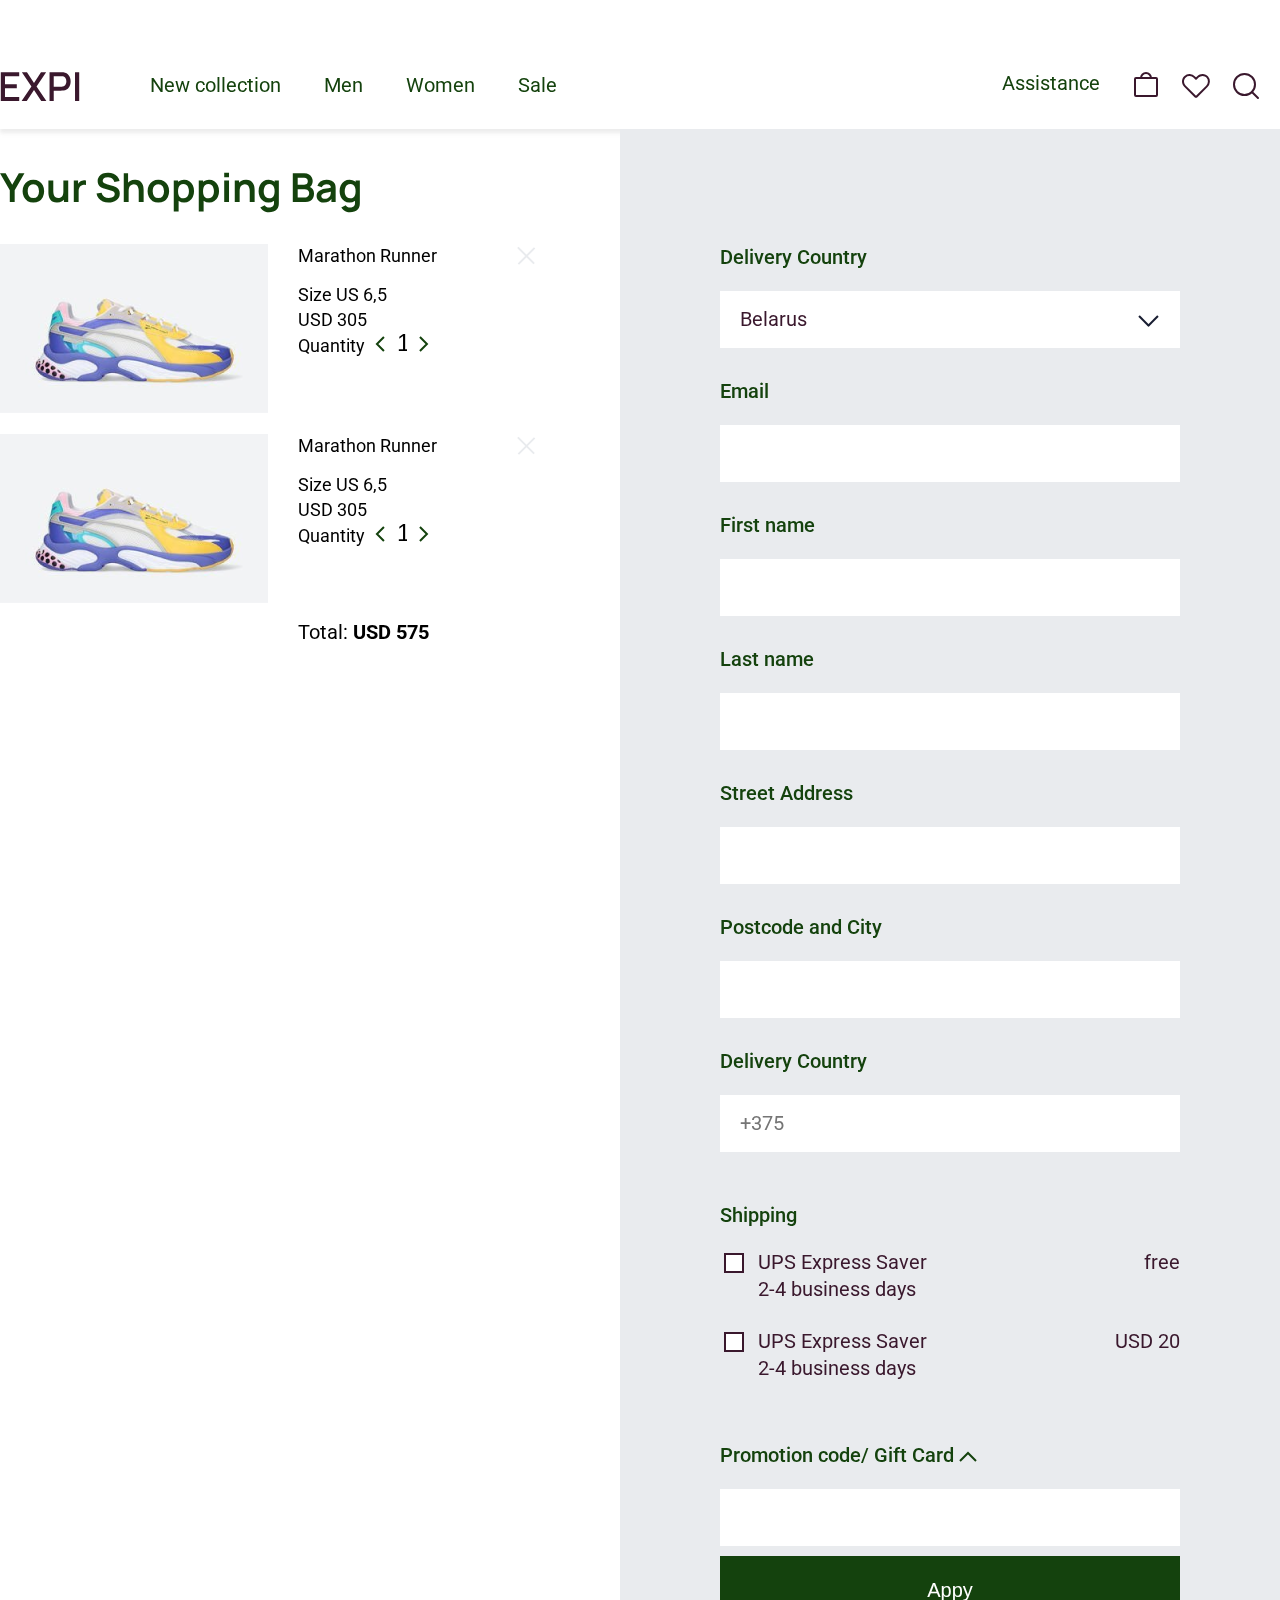
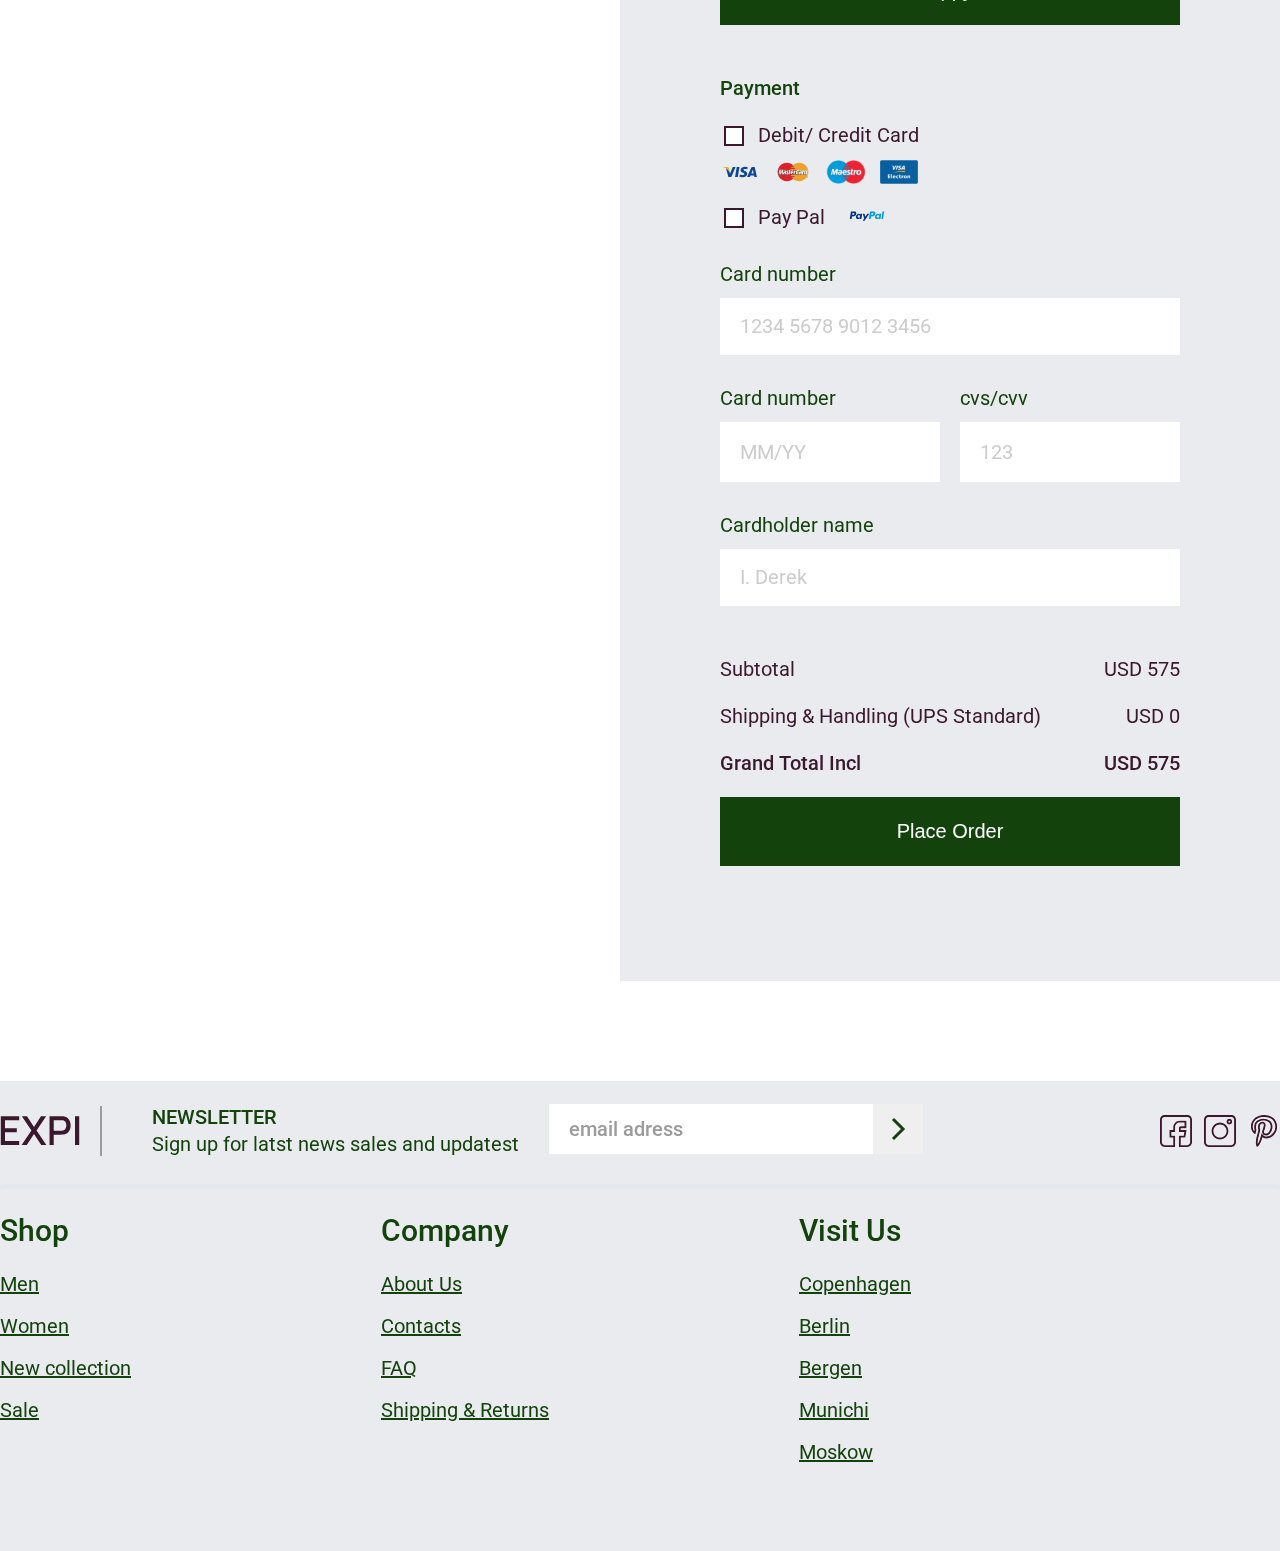
<file: bag.html>
<!DOCTYPE html>
<html lang="en">

<head>
	<meta charset="UTF-8">
	<meta http-equiv="X-UA-Compatible" content="IE=edge">
	<meta name="viewport" content="width=device-width, initial-scale=1.0">
	<link rel="stylesheet">
	<link rel="stylesheet" href="./assets/css/main.css">
	<title>EXPI</title>
</head>

<body>
	<header>
		<div class="header-menu">
			<div class="wrapper">
				<div class="menu">
					<div class="menu-left">
						<div class="logo"><a href="#!"><svg width="80" height="29" viewBox="0 0 80 29" fill="none"
									xmlns="http://www.w3.org/2000/svg">
									<path
										d="M0.8 29H19.2V25.06H4.98V16.16H16.8V12.22H4.98V4.14H19.2V0.199999H0.8V29ZM21.6031 29H26.7431L34.0031 17.98L41.2431 29H46.3631L36.5631 14.42L46.1231 0.199999H40.9831L34.0031 10.88L26.9831 0.199999H21.8631L31.4231 14.42L21.6031 29ZM49.55 29H53.73V18.66H61.19C61.4567 18.66 61.7967 18.6467 62.21 18.62C62.6367 18.5933 63.0367 18.5533 63.41 18.5C65.81 18.1133 67.61 17.0867 68.81 15.42C70.0233 13.7533 70.63 11.7533 70.63 9.42C70.63 7.08667 70.03 5.08667 68.83 3.42C67.63 1.75333 65.8233 0.733332 63.41 0.359999C63.0367 0.293333 62.6433 0.253332 62.23 0.239998C61.8167 0.213332 61.47 0.199999 61.19 0.199999H49.55V29ZM53.73 14.7V4.14H61.03C61.2967 4.14 61.59 4.15333 61.91 4.18C62.2433 4.20667 62.5567 4.26 62.85 4.34C64.13 4.63333 65.0367 5.28666 65.57 6.3C66.1033 7.31333 66.37 8.35333 66.37 9.42C66.37 10.4733 66.1033 11.5133 65.57 12.54C65.0367 13.5533 64.13 14.2133 62.85 14.52C62.5567 14.5867 62.2433 14.6333 61.91 14.66C61.59 14.6867 61.2967 14.7 61.03 14.7H53.73ZM75.0281 29H79.2081V0.199999H75.0281V29Z"
										fill="#3A182D" />
								</svg>
							</a></div>
						<ul>
							<li class="top-list"><a href="#!">New collection</a></li>
							<li class="top-list"><a href="#!">Men</a></li>
							<li class="top-list"><a href="#!">Women</a></li>
							<li class="top-list"><a href="#!">Sale</a></li>
						</ul>
					</div>
					<div class="menu-right">
						<div class="menu-right-text"><a href="#!">Assistance</a></div>
						<div class="bar"><a href="#!">
								<svg width="32" height="32" viewBox="0 0 32 32" fill="none" xmlns="http://www.w3.org/2000/svg">
									<path
										d="M26 8H6C5.44772 8 5 8.44772 5 9V25C5 25.5523 5.44772 26 6 26H26C26.5523 26 27 25.5523 27 25V9C27 8.44772 26.5523 8 26 8Z"
										stroke="#3A182D" stroke-width="2" stroke-linecap="round" stroke-linejoin="round" />
									<path
										d="M11 8C11 6.67392 11.5268 5.40215 12.4645 4.46447C13.4021 3.52678 14.6739 3 16 3C17.3261 3 18.5979 3.52678 19.5355 4.46447C20.4732 5.40215 21 6.67392 21 8"
										stroke="#3A182D" stroke-width="2" stroke-linecap="round" stroke-linejoin="round" />
								</svg>
							</a>
						</div>
						<div class="bar">
							<a href="#!"><svg width="32" height="32" viewBox="0 0 32 32" fill="none"
									xmlns="http://www.w3.org/2000/svg">
									<path
										d="M16.7071 26.4853L26.8361 16.3563C29.3249 13.8675 29.6921 9.77301 27.3369 7.15747C26.7469 6.50043 26.0293 5.97048 25.2278 5.59994C24.4262 5.22941 23.5576 5.02608 22.6749 5.00234C21.7922 4.9786 20.9139 5.13496 20.0936 5.46188C19.2733 5.7888 18.5282 6.27942 17.9038 6.9038L16 8.8076L14.3563 7.16386C11.8675 4.67506 7.77302 4.30787 5.15748 6.66312C4.50044 7.25308 3.97048 7.97071 3.59995 8.77224C3.22942 9.57378 3.02609 10.4424 3.00235 11.3251C2.97861 12.2078 3.13497 13.0861 3.46189 13.9064C3.78881 14.7267 4.27943 15.4718 4.90381 16.0962L15.2929 26.4853C15.4804 26.6728 15.7348 26.7782 16 26.7782C16.2652 26.7782 16.5196 26.6728 16.7071 26.4853V26.4853Z"
										stroke="#3A182D" stroke-width="2" stroke-linecap="round" stroke-linejoin="round" />
								</svg></a>
						</div>
						<div class="bar">
							<a href="#!"><svg width="32" height="32" viewBox="0 0 32 32" fill="none"
									xmlns="http://www.w3.org/2000/svg">
									<path
										d="M14.5 25C20.299 25 25 20.299 25 14.5C25 8.70101 20.299 4 14.5 4C8.70101 4 4 8.70101 4 14.5C4 20.299 8.70101 25 14.5 25Z"
										stroke="#3A182D" stroke-width="2" stroke-linecap="round" stroke-linejoin="round" />
									<path d="M21.9242 21.925L27.9993 28.0001" stroke="#3A182D" stroke-width="2"
										stroke-linecap="round" stroke-linejoin="round" />
								</svg></a>
						</div>
					</div>
				</div>
			</div>
		</div>
		<div class="rew">
			<div class="menu-mobile">
				<div class="wrapper">
					<div class="header-mobile">
						<div class="top-mobile">
							<div class="open-menu"><svg width="16" height="14" viewBox="0 0 16 14" fill="none"
									xmlns="http://www.w3.org/2000/svg">
									<path d="M0 0V1.5H16V0H0ZM0 7.75H16V6.25H0V7.75ZM0 14H16V12.5H0V14Z" fill="black" />
								</svg>
							</div>
							<div class="logo"><a href="#!"><svg width="80" height="29" viewBox="0 0 80 29" fill="none"
										xmlns="http://www.w3.org/2000/svg">
										<path
											d="M0.8 29H19.2V25.06H4.98V16.16H16.8V12.22H4.98V4.14H19.2V0.199999H0.8V29ZM21.6031 29H26.7431L34.0031 17.98L41.2431 29H46.3631L36.5631 14.42L46.1231 0.199999H40.9831L34.0031 10.88L26.9831 0.199999H21.8631L31.4231 14.42L21.6031 29ZM49.55 29H53.73V18.66H61.19C61.4567 18.66 61.7967 18.6467 62.21 18.62C62.6367 18.5933 63.0367 18.5533 63.41 18.5C65.81 18.1133 67.61 17.0867 68.81 15.42C70.0233 13.7533 70.63 11.7533 70.63 9.42C70.63 7.08667 70.03 5.08667 68.83 3.42C67.63 1.75333 65.8233 0.733332 63.41 0.359999C63.0367 0.293333 62.6433 0.253332 62.23 0.239998C61.8167 0.213332 61.47 0.199999 61.19 0.199999H49.55V29ZM53.73 14.7V4.14H61.03C61.2967 4.14 61.59 4.15333 61.91 4.18C62.2433 4.20667 62.5567 4.26 62.85 4.34C64.13 4.63333 65.0367 5.28666 65.57 6.3C66.1033 7.31333 66.37 8.35333 66.37 9.42C66.37 10.4733 66.1033 11.5133 65.57 12.54C65.0367 13.5533 64.13 14.2133 62.85 14.52C62.5567 14.5867 62.2433 14.6333 61.91 14.66C61.59 14.6867 61.2967 14.7 61.03 14.7H53.73ZM75.0281 29H79.2081V0.199999H75.0281V29Z"
											fill="#3A182D" />
									</svg>
								</a></div>
							<div class="basket">
								<a href="#!"><svg width="32" height="32" viewBox="0 0 32 32" fill="none"
										xmlns="http://www.w3.org/2000/svg">
										<path
											d="M14.5 25C20.299 25 25 20.299 25 14.5C25 8.70101 20.299 4 14.5 4C8.70101 4 4 8.70101 4 14.5C4 20.299 8.70101 25 14.5 25Z"
											stroke="#3A182D" stroke-width="2" stroke-linecap="round" stroke-linejoin="round" />
										<path d="M21.9242 21.925L27.9993 28.0001" stroke="#3A182D" stroke-width="2"
											stroke-linecap="round" stroke-linejoin="round" />
									</svg></a>
							</div>
						</div>
					</div>
				</div>
			</div>
			<div class="slide-mobile-menu">
				<div class="slider-top">
					<div class="none"></div>
					<div class="logo"><a href="#!"><svg width="80" height="29" viewBox="0 0 80 29" fill="none"
								xmlns="http://www.w3.org/2000/svg">
								<path
									d="M0.8 29H19.2V25.06H4.98V16.16H16.8V12.22H4.98V4.14H19.2V0.199999H0.8V29ZM21.6031 29H26.7431L34.0031 17.98L41.2431 29H46.3631L36.5631 14.42L46.1231 0.199999H40.9831L34.0031 10.88L26.9831 0.199999H21.8631L31.4231 14.42L21.6031 29ZM49.55 29H53.73V18.66H61.19C61.4567 18.66 61.7967 18.6467 62.21 18.62C62.6367 18.5933 63.0367 18.5533 63.41 18.5C65.81 18.1133 67.61 17.0867 68.81 15.42C70.0233 13.7533 70.63 11.7533 70.63 9.42C70.63 7.08667 70.03 5.08667 68.83 3.42C67.63 1.75333 65.8233 0.733332 63.41 0.359999C63.0367 0.293333 62.6433 0.253332 62.23 0.239998C61.8167 0.213332 61.47 0.199999 61.19 0.199999H49.55V29ZM53.73 14.7V4.14H61.03C61.2967 4.14 61.59 4.15333 61.91 4.18C62.2433 4.20667 62.5567 4.26 62.85 4.34C64.13 4.63333 65.0367 5.28666 65.57 6.3C66.1033 7.31333 66.37 8.35333 66.37 9.42C66.37 10.4733 66.1033 11.5133 65.57 12.54C65.0367 13.5533 64.13 14.2133 62.85 14.52C62.5567 14.5867 62.2433 14.6333 61.91 14.66C61.59 14.6867 61.2967 14.7 61.03 14.7H53.73ZM75.0281 29H79.2081V0.199999H75.0281V29Z"
									fill="#3A182D" />
							</svg>
						</a></div>
					<div class="close"></div>
				</div>
				<div class="block-mobile">
					<ul>
						<li><a href="#!">New collection</a>
						</li>
						<li><a href="#!">Men</a></li>
						<li><a href="#!">Women</a></li>
						<li><a href="#!">Sale</a></li>
					</ul>
					<div class="soc-seti">
						<div class="seti">
							<a href="#!"><svg width="32" height="32" viewBox="0 0 32 32" fill="none"
									xmlns="http://www.w3.org/2000/svg">
									<g style="mix-blend-mode:darken">
										<rect width="32" height="32" fill="white" />
										<path
											d="M4.6875 32H15.125V20.625H11.375V16.875H15.125V12.1875C15.125 9.60278 17.2278 7.5 19.8125 7.5H24.5V11.25H20.75C19.7161 11.25 18.875 12.0911 18.875 13.125V16.875H24.3308L23.7058 20.625H18.875V32H27.3125C29.8972 32 32 29.8972 32 27.3125V4.6875C32 2.10278 29.8972 0 27.3125 0H4.6875C2.10278 0 0 2.10278 0 4.6875V27.3125C0 29.8972 2.10278 32 4.6875 32ZM1.875 4.6875C1.875 3.13672 3.13672 1.875 4.6875 1.875H27.3125C28.8633 1.875 30.125 3.13672 30.125 4.6875V27.3125C30.125 28.8633 28.8633 30.125 27.3125 30.125H20.75V22.5H25.2942L26.5442 15H20.75V13.125H26.375V5.625H19.8125C16.1938 5.625 13.25 8.56885 13.25 12.1875V15H9.5V22.5H13.25V30.125H4.6875C3.13672 30.125 1.875 28.8633 1.875 27.3125V4.6875Z"
											fill="#3A182D" />
									</g>
								</svg>
							</a>
						</div>
						<div class="seti">
							<a href="#!"><svg width="32" height="32" viewBox="0 0 32 32" fill="none"
									xmlns="http://www.w3.org/2000/svg">
									<g style="mix-blend-mode:darken">
										<rect width="32" height="32" fill="white" />
										<path
											d="M4.6875 32H27.3125C29.8972 32 32 29.8972 32 27.3125V4.6875C32 2.10278 29.8972 0 27.3125 0H4.6875C2.10278 0 0 2.10278 0 4.6875V27.3125C0 29.8972 2.10278 32 4.6875 32ZM1.875 4.6875C1.875 3.13672 3.13672 1.875 4.6875 1.875H27.3125C28.8633 1.875 30.125 3.13672 30.125 4.6875V27.3125C30.125 28.8633 28.8633 30.125 27.3125 30.125H4.6875C3.13672 30.125 1.875 28.8633 1.875 27.3125V4.6875Z"
											fill="#3A182D" />
										<path
											d="M16 24.4375C20.6523 24.4375 24.4375 20.6523 24.4375 16C24.4375 11.3477 20.6523 7.5625 16 7.5625C11.3477 7.5625 7.5625 11.3477 7.5625 16C7.5625 20.6523 11.3477 24.4375 16 24.4375ZM16 9.4375C19.6187 9.4375 22.5625 12.3813 22.5625 16C22.5625 19.6187 19.6187 22.5625 16 22.5625C12.3813 22.5625 9.4375 19.6187 9.4375 16C9.4375 12.3813 12.3813 9.4375 16 9.4375Z"
											fill="#3A182D" />
										<path
											d="M25.375 9.4375C26.9258 9.4375 28.1875 8.17578 28.1875 6.625C28.1875 5.07422 26.9258 3.8125 25.375 3.8125C23.8242 3.8125 22.5625 5.07422 22.5625 6.625C22.5625 8.17578 23.8242 9.4375 25.375 9.4375ZM25.375 5.6875C25.8918 5.6875 26.3125 6.10815 26.3125 6.625C26.3125 7.14185 25.8918 7.5625 25.375 7.5625C24.8582 7.5625 24.4375 7.14185 24.4375 6.625C24.4375 6.10815 24.8582 5.6875 25.375 5.6875Z"
											fill="#3A182D" />
									</g>
								</svg>
							</a>
						</div>
						<div class="seti">
							<a href="#!"><svg width="32" height="32" viewBox="0 0 32 32" fill="none"
									xmlns="http://www.w3.org/2000/svg">
									<g style="mix-blend-mode:darken" clip-path="url(#clip0_246_1669)">
										<rect width="32" height="32" fill="white" />
										<path
											d="M6.25151 18.6445L7.33648 19.3549L7.74688 17.8147C8.47319 15.1071 8.39629 15.2268 8.46904 14.9262C8.4395 14.7575 7.67485 12.7234 8.20732 10.2519L8.21782 10.195C8.94561 5.38986 16.9871 4.082 20.7212 7.20871C22.3321 8.55759 22.9383 10.5818 22.4737 13.0625C22.1402 14.844 21.5579 16.1723 20.6416 17.2429C19.3768 18.7209 17.7859 18.841 16.8436 18.3271C16.4927 18.136 15.7154 17.5608 16.0757 16.3549C16.5911 14.6291 17.5223 12.0298 17.6324 10.1447C17.7305 8.46555 16.7178 7.09885 15.1124 6.74387C13.3228 6.34812 11.2608 7.31394 10.3692 9.56662C9.72759 11.187 9.7293 12.8711 10.3746 14.7129C10.3956 15.1672 9.93316 16.8806 9.56011 18.2629C8.43242 22.4421 6.88774 28.1652 8.39214 31.0796L8.86748 32L9.73565 31.4353C12.2168 29.8222 13.6663 25.1301 14.4607 22.207C16.5521 23.7556 19.5154 23.8862 22.4466 22.4548C27.1521 20.1567 30.2911 14.6728 28.7183 8.56735C26.9654 1.76242 20.1622 -0.875271 13.3099 0.251682C7.66118 1.18039 4.06865 4.83933 3.11504 9.34909C2.3106 13.154 3.57109 16.8896 6.25151 18.6445ZM4.94878 9.73679C5.80059 5.70774 9.03984 2.85324 13.6138 2.10105C19.107 1.19773 25.3467 2.99143 26.9034 9.03488C28.3431 14.6237 25.1761 19.0361 21.6241 20.7707C19.4451 21.8347 16.4839 22.1501 14.7073 19.8442L13.5481 18.3398L13.0594 20.1748C12.4139 22.5957 11.3699 26.7055 9.69292 28.9021C9.36357 26.185 10.5879 21.6472 11.3694 18.7514C12.1155 15.987 12.4083 14.8374 12.1587 14.1372C11.6541 12.7209 11.6387 11.4516 12.1116 10.2563C12.6414 8.91818 13.7713 8.36667 14.7076 8.5737C15.0457 8.64865 15.8252 8.94064 15.7613 10.0354C15.6666 11.6548 14.7623 14.2033 14.2798 15.8186C13.7732 17.5141 14.4273 19.1447 15.9463 19.9729C17.6534 20.9033 20.2161 20.6223 22.0655 18.4616C23.2041 17.1311 23.9192 15.5251 24.3157 13.4074C24.6224 11.7702 24.5496 10.2649 24.0997 8.93259C23.6812 7.69333 22.9493 6.62985 21.9244 5.77146C17.0879 1.7219 7.35332 3.58176 6.36919 9.88522C6.01885 11.5332 6.07622 13.2485 6.53936 14.9878C6.46489 15.3139 6.35918 15.7317 6.24712 16.1611C4.94268 14.6272 4.42461 12.2168 4.94878 9.73679Z"
											fill="#3A182D" />
									</g>
									<defs>
										<clipPath id="clip0_246_1669">
											<rect width="32" height="32" fill="white" />
										</clipPath>
									</defs>
								</svg>
							</a>
						</div>
					</div>
				</div>
			</div>
		</div>
	</header>

	<div class="bag">
		<div class="wrapper">
			<div class="bag-content">
				<div class="bag-content-left">
					<div class="bag-title">Your Shopping Bag</div>
					<div class="bag-product">
						<div class="bag-product-content">
							<a href="#!"><img src="./assets/img/bag-product.png" alt="bag-product"></a>
							<div class="bag-product-right">
								<div class="runner-and-cross">
									<a href="#!" class="runner">Marathon Runner</a>
									<div class="cross"></div>
								</div>
								<div class="size">Size US 6,5<br>USD 305</div>
								<div class="quantity">Quantity <span>
										<svg width="10" height="16" viewBox="0 0 10 16" fill="none"
											xmlns="http://www.w3.org/2000/svg">
											<path d="M8.93896 1L1.93945 8.00049L8.93994 15" stroke="#14420D" stroke-width="2" />
										</svg>
									</span>
									<input type="text" placeholder="1">
									<span>
										<svg width="10" height="16" viewBox="0 0 10 16" fill="none"
											xmlns="http://www.w3.org/2000/svg">
											<path d="M0.939941 1L7.93994 8L0.939941 15" stroke="#14420D" stroke-width="2" />
										</svg>
									</span>
								</div>
							</div>
						</div>
						<div class="bag-product-content">
							<a href="#!"><img src="./assets/img/bag-product.png" alt="bag-product"></a>
							<div class="bag-product-right">
								<div class="runner-and-cross">
									<a href="#!" class="runner">Marathon Runner</a>
									<div class="cross"></div>
								</div>
								<div class="size">Size US 6,5<br>USD 305</div>
								<div class="quantity">Quantity <span>
										<svg width="10" height="16" viewBox="0 0 10 16" fill="none"
											xmlns="http://www.w3.org/2000/svg">
											<path d="M8.93896 1L1.93945 8.00049L8.93994 15" stroke="#14420D" stroke-width="2" />
										</svg>
									</span>
									<input type="text" placeholder="1">
									<span>
										<svg width="10" height="16" viewBox="0 0 10 16" fill="none"
											xmlns="http://www.w3.org/2000/svg">
											<path d="M0.939941 1L7.93994 8L0.939941 15" stroke="#14420D" stroke-width="2" />
										</svg>
									</span>
								</div>
								<div class="total">Total: <span>USD 575</span></div>
							</div>
						</div>
					</div>
				</div>
				<div class="bag-content-right">
					<form>
						<div class="bag-form-title">Delivery Country</div>
						<select id="billing_select" class="select">
							<option value="Belarus">Belarus</option>
							<option value="Belarus1">Belarus-1</option>
							<option value="Belarus2">Belarus-2</option>
							<option value="Belarus3">Belarus-3</option>
							<option value="Belarus4">Belarus-4</option>
							<option value="Belarus5">Belarus-5</option>
							<option value="Belarus6">Belarus-6</option>
						</select>
						<label class="bag-form-title" for="bag-form-title">Email</label>
						<input type="email" id="bag-form-title">

						<label class="bag-form-title" for="bag-form-title2">First name</label>
						<input type="text" id="bag-form-title2">

						<label class="bag-form-title" for="bag-form-title3">Last name</label>
						<input type="text" id="bag-form-title3">

						<label class="bag-form-title" for="bag-form-title4">Street Address</label>
						<input type="text" id="bag-form-title4">

						<label class="bag-form-title" for="bag-form-title5">Postcode and City</label>
						<input type="text" id="bag-form-title5">

						<label class="bag-form-title" for="bag-form-title6">Delivery Country</label>
						<input type="tel" id="bag-form-title6" placeholder="+375">
					</form>
					<div class="shipping-block">
						<div class="shoping-title">Shipping</div>
						<div class="shoping-text">
							<div class="shoping-left">
								<input type="checkbox" id="shoping-click">
								<label for="shoping-click">UPS Express Saver<br>2-4 business days</label>
							</div>
							<span>free</span>
						</div>
						<div class="shoping-text">
							<div class="shoping-left">
								<input type="checkbox" id="shoping">
								<label for="shoping">UPS Express Saver<br>2-4 business days</label>
							</div>
							<span>USD 20</span>
						</div>
						<div class="code">
							<div class="code-text">
								<a href="#!">Promotion code/ Gift Card <svg width="18" height="11" viewBox="0 0 18 11"
										fill="none" xmlns="http://www.w3.org/2000/svg">
										<path d="M1 10L9 2L17 10" stroke="#14420D" stroke-width="2" />
									</svg>
								</a>
							</div>
							<form>
								<input type="text">
							</form>
							<div class="btn-bag"><button>Appy</button></div>
						</div>
						<div class="payment">
							<div class="payment-title">Payment</div>
							<div class="cards">
								<li class="checkbox">
									<input type="checkbox" id="cards">
									<label for="cards">Debit/ Credit Card</label>
								</li>
								<img src="./assets/img/visa.svg" alt="visa">
								<img src="./assets/img/master-card.svg" alt="master-card">
								<img src="./assets/img/maestro.svg" alt="maestro">
								<img src="./assets/img/visa-electron.svg" alt="visa-electron">
							</div>
							<div class="cards">
								<li class="checkbox">
									<input type="checkbox" id="card">
									<label for="card">Pay Pal</label>
								</li>
								<img src="./assets/img/paypal.svg" alt="paypal">
							</div>
							<form class="form-card">
								<div class="form-text">Card number</div>
								<input id="cards-number" type="text"maxlength="19" placeholder="1234 5678 9012 3456">
								<div class="number-card">
									<div class="card-block">
										<div class="form-text">Card number</div>
										<input id="month" type="text" maxlength="5" placeholder="MM/YY">
									</div>
									<div class="card-block">
										<div class="form-text">cvs/cvv</div>
										<input type="text" onkeyup="testJump(this);" maxlength="3" size="1" placeholder="123">
									</div>
								</div>
								<div class="form-text">Cardholder name</div>
								<input type="text" placeholder="I. Derek">
							</form>

							<div class="total-prise">
								<div class="runof">
									<div class="subtotal">Subtotal</div><span>USD 575 </span>
								</div>
								<div class="runof">
									<div class="hipping ">Shipping & Handling (UPS Standard)</div><span>USD 0</span>
								</div>
								<div class="runof">
									<div class="total">Grand Total Incl</div><span class="total">USD 575</span>
								</div>
							</div>
							<div class="btn-bag"><button>Place Order</button></div>
						</div>
					</div>
				</div>
			</div>
		</div>
	</div>
	
	<footer>
		<div class="wrapper">
			<div class="footer-top">
				<div class="footer-left">
					<div class="footer-logo"><a href="#!"><svg width="80" height="29" viewBox="0 0 80 29" fill="none"
								xmlns="http://www.w3.org/2000/svg">
								<path
									d="M0.8 29H19.2V25.06H4.98V16.16H16.8V12.22H4.98V4.14H19.2V0.199999H0.8V29ZM21.6031 29H26.7431L34.0031 17.98L41.2431 29H46.3631L36.5631 14.42L46.1231 0.199999H40.9831L34.0031 10.88L26.9831 0.199999H21.8631L31.4231 14.42L21.6031 29ZM49.55 29H53.73V18.66H61.19C61.4567 18.66 61.7967 18.6467 62.21 18.62C62.6367 18.5933 63.0367 18.5533 63.41 18.5C65.81 18.1133 67.61 17.0867 68.81 15.42C70.0233 13.7533 70.63 11.7533 70.63 9.42C70.63 7.08667 70.03 5.08667 68.83 3.42C67.63 1.75333 65.8233 0.733332 63.41 0.359999C63.0367 0.293333 62.6433 0.253332 62.23 0.239998C61.8167 0.213332 61.47 0.199999 61.19 0.199999H49.55V29ZM53.73 14.7V4.14H61.03C61.2967 4.14 61.59 4.15333 61.91 4.18C62.2433 4.20667 62.5567 4.26 62.85 4.34C64.13 4.63333 65.0367 5.28666 65.57 6.3C66.1033 7.31333 66.37 8.35333 66.37 9.42C66.37 10.4733 66.1033 11.5133 65.57 12.54C65.0367 13.5533 64.13 14.2133 62.85 14.52C62.5567 14.5867 62.2433 14.6333 61.91 14.66C61.59 14.6867 61.2967 14.7 61.03 14.7H53.73ZM75.0281 29H79.2081V0.199999H75.0281V29Z"
									fill="#3A182D" />
							</svg>
						</a>
						<div class="line"></div>
					</div>
					<div class="footer-form">
						<div class="footer-form-text">
							<span>NEWSLETTER</span>
							<p>Sign up for latst news sales and updatest</p>
						</div>
						<form>
							<input type="text" placeholder="EMAIL ADRESS">
							<button>
								<svg width="15" height="24" viewBox="0 0 15 24" fill="none" xmlns="http://www.w3.org/2000/svg">
									<path d="M2 2L12 12L2 22" stroke="#14420D" stroke-width="3" />
								</svg>
							</button>
						</form>
					</div>
				</div>

				<div class="soc-seti">
					<div class="seti">
						<a href="#!"><svg width="32" height="32" viewBox="0 0 32 32" fill="none"
								xmlns="http://www.w3.org/2000/svg">
								<g style="mix-blend-mode:darken">
									<rect width="32" height="32" fill="white" />
									<path
										d="M4.6875 32H15.125V20.625H11.375V16.875H15.125V12.1875C15.125 9.60278 17.2278 7.5 19.8125 7.5H24.5V11.25H20.75C19.7161 11.25 18.875 12.0911 18.875 13.125V16.875H24.3308L23.7058 20.625H18.875V32H27.3125C29.8972 32 32 29.8972 32 27.3125V4.6875C32 2.10278 29.8972 0 27.3125 0H4.6875C2.10278 0 0 2.10278 0 4.6875V27.3125C0 29.8972 2.10278 32 4.6875 32ZM1.875 4.6875C1.875 3.13672 3.13672 1.875 4.6875 1.875H27.3125C28.8633 1.875 30.125 3.13672 30.125 4.6875V27.3125C30.125 28.8633 28.8633 30.125 27.3125 30.125H20.75V22.5H25.2942L26.5442 15H20.75V13.125H26.375V5.625H19.8125C16.1938 5.625 13.25 8.56885 13.25 12.1875V15H9.5V22.5H13.25V30.125H4.6875C3.13672 30.125 1.875 28.8633 1.875 27.3125V4.6875Z"
										fill="#3A182D" />
								</g>
							</svg>
						</a>
					</div>
					<div class="seti">
						<a href="#!"><svg width="32" height="32" viewBox="0 0 32 32" fill="none"
								xmlns="http://www.w3.org/2000/svg">
								<g style="mix-blend-mode:darken">
									<rect width="32" height="32" fill="white" />
									<path
										d="M4.6875 32H27.3125C29.8972 32 32 29.8972 32 27.3125V4.6875C32 2.10278 29.8972 0 27.3125 0H4.6875C2.10278 0 0 2.10278 0 4.6875V27.3125C0 29.8972 2.10278 32 4.6875 32ZM1.875 4.6875C1.875 3.13672 3.13672 1.875 4.6875 1.875H27.3125C28.8633 1.875 30.125 3.13672 30.125 4.6875V27.3125C30.125 28.8633 28.8633 30.125 27.3125 30.125H4.6875C3.13672 30.125 1.875 28.8633 1.875 27.3125V4.6875Z"
										fill="#3A182D" />
									<path
										d="M16 24.4375C20.6523 24.4375 24.4375 20.6523 24.4375 16C24.4375 11.3477 20.6523 7.5625 16 7.5625C11.3477 7.5625 7.5625 11.3477 7.5625 16C7.5625 20.6523 11.3477 24.4375 16 24.4375ZM16 9.4375C19.6187 9.4375 22.5625 12.3813 22.5625 16C22.5625 19.6187 19.6187 22.5625 16 22.5625C12.3813 22.5625 9.4375 19.6187 9.4375 16C9.4375 12.3813 12.3813 9.4375 16 9.4375Z"
										fill="#3A182D" />
									<path
										d="M25.375 9.4375C26.9258 9.4375 28.1875 8.17578 28.1875 6.625C28.1875 5.07422 26.9258 3.8125 25.375 3.8125C23.8242 3.8125 22.5625 5.07422 22.5625 6.625C22.5625 8.17578 23.8242 9.4375 25.375 9.4375ZM25.375 5.6875C25.8918 5.6875 26.3125 6.10815 26.3125 6.625C26.3125 7.14185 25.8918 7.5625 25.375 7.5625C24.8582 7.5625 24.4375 7.14185 24.4375 6.625C24.4375 6.10815 24.8582 5.6875 25.375 5.6875Z"
										fill="#3A182D" />
								</g>
							</svg>
						</a>
					</div>
					<div class="seti">
						<a href="#!"><svg width="32" height="32" viewBox="0 0 32 32" fill="none"
								xmlns="http://www.w3.org/2000/svg">
								<g style="mix-blend-mode:darken" clip-path="url(#clip0_246_1669)">
									<rect width="32" height="32" fill="white" />
									<path
										d="M6.25151 18.6445L7.33648 19.3549L7.74688 17.8147C8.47319 15.1071 8.39629 15.2268 8.46904 14.9262C8.4395 14.7575 7.67485 12.7234 8.20732 10.2519L8.21782 10.195C8.94561 5.38986 16.9871 4.082 20.7212 7.20871C22.3321 8.55759 22.9383 10.5818 22.4737 13.0625C22.1402 14.844 21.5579 16.1723 20.6416 17.2429C19.3768 18.7209 17.7859 18.841 16.8436 18.3271C16.4927 18.136 15.7154 17.5608 16.0757 16.3549C16.5911 14.6291 17.5223 12.0298 17.6324 10.1447C17.7305 8.46555 16.7178 7.09885 15.1124 6.74387C13.3228 6.34812 11.2608 7.31394 10.3692 9.56662C9.72759 11.187 9.7293 12.8711 10.3746 14.7129C10.3956 15.1672 9.93316 16.8806 9.56011 18.2629C8.43242 22.4421 6.88774 28.1652 8.39214 31.0796L8.86748 32L9.73565 31.4353C12.2168 29.8222 13.6663 25.1301 14.4607 22.207C16.5521 23.7556 19.5154 23.8862 22.4466 22.4548C27.1521 20.1567 30.2911 14.6728 28.7183 8.56735C26.9654 1.76242 20.1622 -0.875271 13.3099 0.251682C7.66118 1.18039 4.06865 4.83933 3.11504 9.34909C2.3106 13.154 3.57109 16.8896 6.25151 18.6445ZM4.94878 9.73679C5.80059 5.70774 9.03984 2.85324 13.6138 2.10105C19.107 1.19773 25.3467 2.99143 26.9034 9.03488C28.3431 14.6237 25.1761 19.0361 21.6241 20.7707C19.4451 21.8347 16.4839 22.1501 14.7073 19.8442L13.5481 18.3398L13.0594 20.1748C12.4139 22.5957 11.3699 26.7055 9.69292 28.9021C9.36357 26.185 10.5879 21.6472 11.3694 18.7514C12.1155 15.987 12.4083 14.8374 12.1587 14.1372C11.6541 12.7209 11.6387 11.4516 12.1116 10.2563C12.6414 8.91818 13.7713 8.36667 14.7076 8.5737C15.0457 8.64865 15.8252 8.94064 15.7613 10.0354C15.6666 11.6548 14.7623 14.2033 14.2798 15.8186C13.7732 17.5141 14.4273 19.1447 15.9463 19.9729C17.6534 20.9033 20.2161 20.6223 22.0655 18.4616C23.2041 17.1311 23.9192 15.5251 24.3157 13.4074C24.6224 11.7702 24.5496 10.2649 24.0997 8.93259C23.6812 7.69333 22.9493 6.62985 21.9244 5.77146C17.0879 1.7219 7.35332 3.58176 6.36919 9.88522C6.01885 11.5332 6.07622 13.2485 6.53936 14.9878C6.46489 15.3139 6.35918 15.7317 6.24712 16.1611C4.94268 14.6272 4.42461 12.2168 4.94878 9.73679Z"
										fill="#3A182D" />
								</g>
								<defs>
									<clipPath id="clip0_246_1669">
										<rect width="32" height="32" fill="white" />
									</clipPath>
								</defs>
							</svg>
						</a>
					</div>
				</div>
			</div>
			<div class="footer-bottom">
				<ul>
					<div class="footer-text">Shop</div>
					<li><a href="#!">Men</a></li>
					<li><a href="#!">Women</a></li>
					<li><a href="#!">New collection</a></li>
					<li><a href="#!">Sale</a></li>
				</ul>
				<ul>
					<div class="footer-text">Company</div>
					<li><a href="#!">About Us</a></li>
					<li><a href="#!">Contacts</a></li>
					<li><a href="#!">FAQ</a></li>
					<li><a href="#!">Shipping & Returns</a></li>
				</ul>
				<ul>
					<div class="footer-text">Visit Us</div>
					<li><a href="#!">Copenhagen</a></li>
					<li><a href="#!">Berlin</a></li>
					<li><a href="#!">Bergen</a></li>
					<li><a href="#!">Munichi</a></li>
					<li><a href="#!">Moskow</a></li>
				</ul>
			</div>
		</div>
		<div class="stroke"></div>
	</footer>

	<script src="./assets/js/jquery.js"></script>
	<script src="./assets/js/slick.js"></script>

	<script src="./assets/js/main.js"></script>
</body>

</html>
</file>
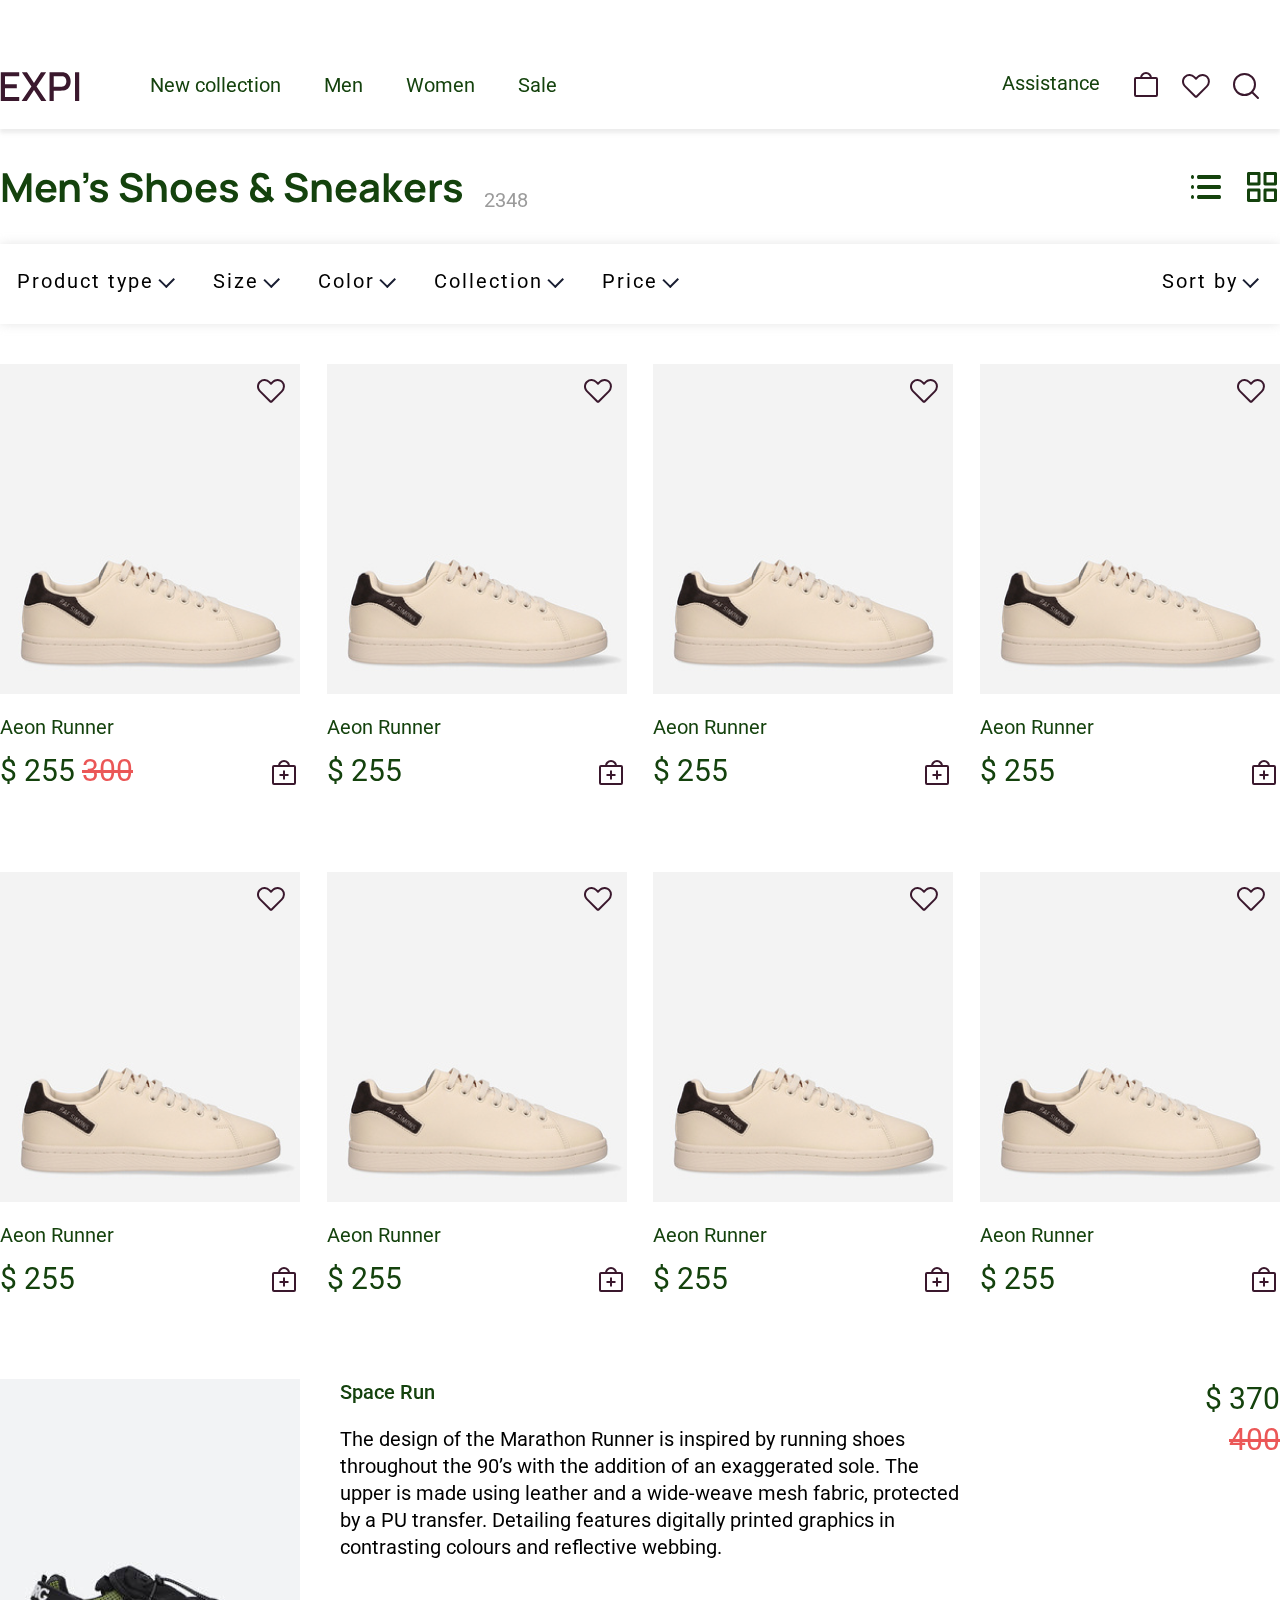
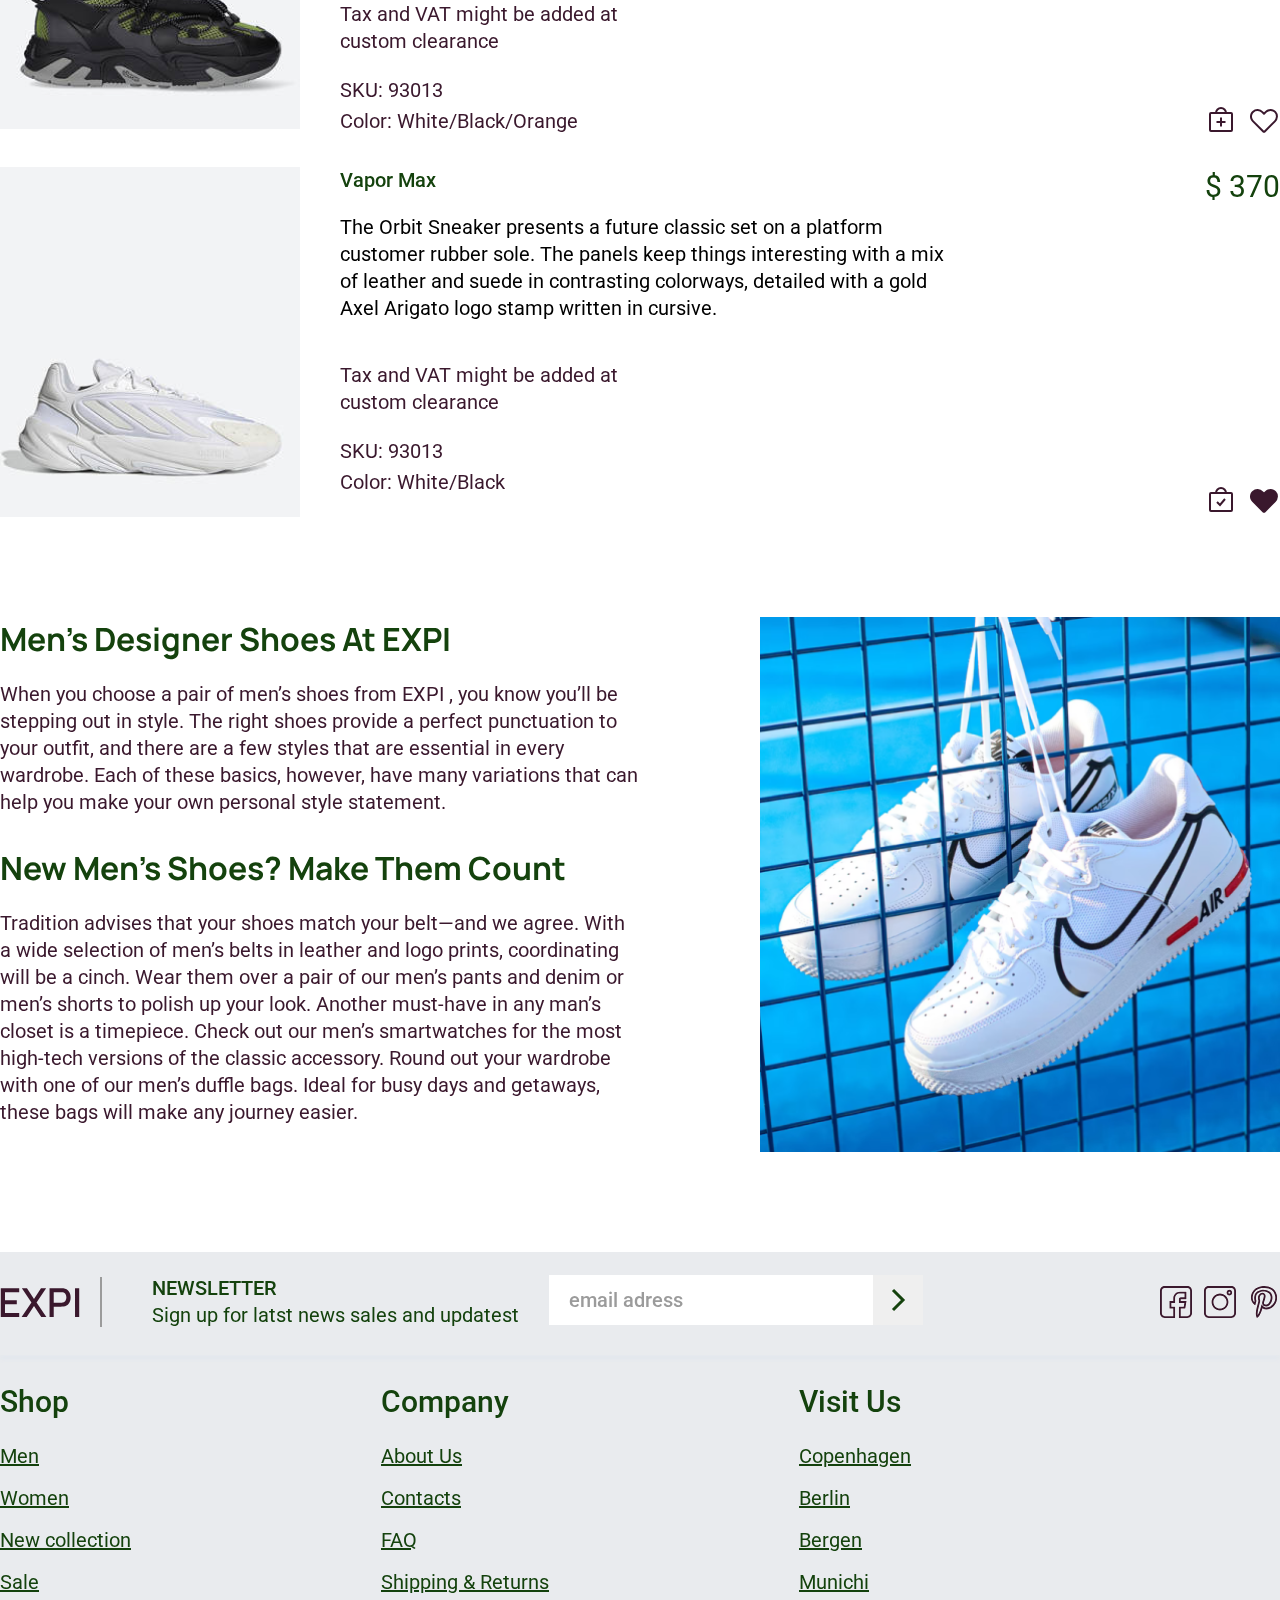
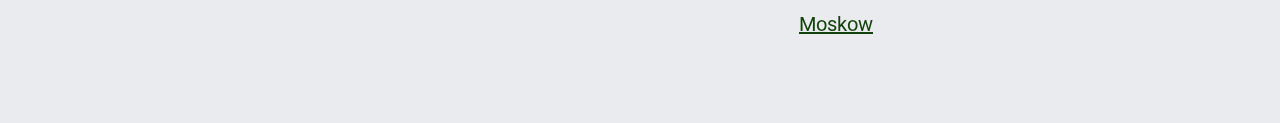
<file: catalog.html>
<!DOCTYPE html>
<html lang="en">

<head>
	<meta charset="UTF-8">
	<meta http-equiv="X-UA-Compatible" content="IE=edge">
	<meta name="viewport" content="width=device-width, initial-scale=1.0">
	<link rel="stylesheet">
	<link rel="stylesheet" href="./assets/css/main.css">
	<title>EXPI</title>
</head>

<body>
	<header>
		<div class="header-menu">
			<div class="wrapper">
				<div class="menu">
					<div class="menu-left">
						<div class="logo"><a href="#!"><svg width="80" height="29" viewBox="0 0 80 29" fill="none"
									xmlns="http://www.w3.org/2000/svg">
									<path
										d="M0.8 29H19.2V25.06H4.98V16.16H16.8V12.22H4.98V4.14H19.2V0.199999H0.8V29ZM21.6031 29H26.7431L34.0031 17.98L41.2431 29H46.3631L36.5631 14.42L46.1231 0.199999H40.9831L34.0031 10.88L26.9831 0.199999H21.8631L31.4231 14.42L21.6031 29ZM49.55 29H53.73V18.66H61.19C61.4567 18.66 61.7967 18.6467 62.21 18.62C62.6367 18.5933 63.0367 18.5533 63.41 18.5C65.81 18.1133 67.61 17.0867 68.81 15.42C70.0233 13.7533 70.63 11.7533 70.63 9.42C70.63 7.08667 70.03 5.08667 68.83 3.42C67.63 1.75333 65.8233 0.733332 63.41 0.359999C63.0367 0.293333 62.6433 0.253332 62.23 0.239998C61.8167 0.213332 61.47 0.199999 61.19 0.199999H49.55V29ZM53.73 14.7V4.14H61.03C61.2967 4.14 61.59 4.15333 61.91 4.18C62.2433 4.20667 62.5567 4.26 62.85 4.34C64.13 4.63333 65.0367 5.28666 65.57 6.3C66.1033 7.31333 66.37 8.35333 66.37 9.42C66.37 10.4733 66.1033 11.5133 65.57 12.54C65.0367 13.5533 64.13 14.2133 62.85 14.52C62.5567 14.5867 62.2433 14.6333 61.91 14.66C61.59 14.6867 61.2967 14.7 61.03 14.7H53.73ZM75.0281 29H79.2081V0.199999H75.0281V29Z"
										fill="#3A182D" />
								</svg>
							</a></div>
						<ul>
							<li class="top-list"><a href="#!">New collection</a></li>
							<li class="top-list"><a href="#!">Men</a></li>
							<li class="top-list"><a href="#!">Women</a></li>
							<li class="top-list"><a href="#!">Sale</a></li>
						</ul>
					</div>
					<div class="menu-right">
						<div class="menu-right-text"><a href="#!">Assistance</a></div>
						<div class="bar"><a href="#!">
								<svg width="32" height="32" viewBox="0 0 32 32" fill="none" xmlns="http://www.w3.org/2000/svg">
									<path
										d="M26 8H6C5.44772 8 5 8.44772 5 9V25C5 25.5523 5.44772 26 6 26H26C26.5523 26 27 25.5523 27 25V9C27 8.44772 26.5523 8 26 8Z"
										stroke="#3A182D" stroke-width="2" stroke-linecap="round" stroke-linejoin="round" />
									<path
										d="M11 8C11 6.67392 11.5268 5.40215 12.4645 4.46447C13.4021 3.52678 14.6739 3 16 3C17.3261 3 18.5979 3.52678 19.5355 4.46447C20.4732 5.40215 21 6.67392 21 8"
										stroke="#3A182D" stroke-width="2" stroke-linecap="round" stroke-linejoin="round" />
								</svg>
							</a>
						</div>
						<div class="bar">
							<a href="#!"><svg width="32" height="32" viewBox="0 0 32 32" fill="none"
									xmlns="http://www.w3.org/2000/svg">
									<path
										d="M16.7071 26.4853L26.8361 16.3563C29.3249 13.8675 29.6921 9.77301 27.3369 7.15747C26.7469 6.50043 26.0293 5.97048 25.2278 5.59994C24.4262 5.22941 23.5576 5.02608 22.6749 5.00234C21.7922 4.9786 20.9139 5.13496 20.0936 5.46188C19.2733 5.7888 18.5282 6.27942 17.9038 6.9038L16 8.8076L14.3563 7.16386C11.8675 4.67506 7.77302 4.30787 5.15748 6.66312C4.50044 7.25308 3.97048 7.97071 3.59995 8.77224C3.22942 9.57378 3.02609 10.4424 3.00235 11.3251C2.97861 12.2078 3.13497 13.0861 3.46189 13.9064C3.78881 14.7267 4.27943 15.4718 4.90381 16.0962L15.2929 26.4853C15.4804 26.6728 15.7348 26.7782 16 26.7782C16.2652 26.7782 16.5196 26.6728 16.7071 26.4853V26.4853Z"
										stroke="#3A182D" stroke-width="2" stroke-linecap="round" stroke-linejoin="round" />
								</svg></a>
						</div>
						<div class="bar">
							<a href="#!"><svg width="32" height="32" viewBox="0 0 32 32" fill="none"
									xmlns="http://www.w3.org/2000/svg">
									<path
										d="M14.5 25C20.299 25 25 20.299 25 14.5C25 8.70101 20.299 4 14.5 4C8.70101 4 4 8.70101 4 14.5C4 20.299 8.70101 25 14.5 25Z"
										stroke="#3A182D" stroke-width="2" stroke-linecap="round" stroke-linejoin="round" />
									<path d="M21.9242 21.925L27.9993 28.0001" stroke="#3A182D" stroke-width="2"
										stroke-linecap="round" stroke-linejoin="round" />
								</svg></a>
						</div>
					</div>
				</div>
			</div>
		</div>
		<div class="rew">
			<div class="menu-mobile">
				<div class="wrapper">
					<div class="header-mobile">
						<div class="top-mobile">
							<div class="open-menu"><svg width="16" height="14" viewBox="0 0 16 14" fill="none"
									xmlns="http://www.w3.org/2000/svg">
									<path d="M0 0V1.5H16V0H0ZM0 7.75H16V6.25H0V7.75ZM0 14H16V12.5H0V14Z" fill="black" />
								</svg>
							</div>
							<div class="logo"><a href="#!"><svg width="80" height="29" viewBox="0 0 80 29" fill="none"
										xmlns="http://www.w3.org/2000/svg">
										<path
											d="M0.8 29H19.2V25.06H4.98V16.16H16.8V12.22H4.98V4.14H19.2V0.199999H0.8V29ZM21.6031 29H26.7431L34.0031 17.98L41.2431 29H46.3631L36.5631 14.42L46.1231 0.199999H40.9831L34.0031 10.88L26.9831 0.199999H21.8631L31.4231 14.42L21.6031 29ZM49.55 29H53.73V18.66H61.19C61.4567 18.66 61.7967 18.6467 62.21 18.62C62.6367 18.5933 63.0367 18.5533 63.41 18.5C65.81 18.1133 67.61 17.0867 68.81 15.42C70.0233 13.7533 70.63 11.7533 70.63 9.42C70.63 7.08667 70.03 5.08667 68.83 3.42C67.63 1.75333 65.8233 0.733332 63.41 0.359999C63.0367 0.293333 62.6433 0.253332 62.23 0.239998C61.8167 0.213332 61.47 0.199999 61.19 0.199999H49.55V29ZM53.73 14.7V4.14H61.03C61.2967 4.14 61.59 4.15333 61.91 4.18C62.2433 4.20667 62.5567 4.26 62.85 4.34C64.13 4.63333 65.0367 5.28666 65.57 6.3C66.1033 7.31333 66.37 8.35333 66.37 9.42C66.37 10.4733 66.1033 11.5133 65.57 12.54C65.0367 13.5533 64.13 14.2133 62.85 14.52C62.5567 14.5867 62.2433 14.6333 61.91 14.66C61.59 14.6867 61.2967 14.7 61.03 14.7H53.73ZM75.0281 29H79.2081V0.199999H75.0281V29Z"
											fill="#3A182D" />
									</svg>
								</a></div>
							<div class="basket">
								<a href="#!"><svg width="32" height="32" viewBox="0 0 32 32" fill="none"
										xmlns="http://www.w3.org/2000/svg">
										<path
											d="M14.5 25C20.299 25 25 20.299 25 14.5C25 8.70101 20.299 4 14.5 4C8.70101 4 4 8.70101 4 14.5C4 20.299 8.70101 25 14.5 25Z"
											stroke="#3A182D" stroke-width="2" stroke-linecap="round" stroke-linejoin="round" />
										<path d="M21.9242 21.925L27.9993 28.0001" stroke="#3A182D" stroke-width="2"
											stroke-linecap="round" stroke-linejoin="round" />
									</svg></a>
							</div>
						</div>
					</div>
				</div>
			</div>
			<div class="slide-mobile-menu">
				<div class="slider-top">
					<div class="none"></div>
					<div class="logo"><a href="#!"><svg width="80" height="29" viewBox="0 0 80 29" fill="none"
								xmlns="http://www.w3.org/2000/svg">
								<path
									d="M0.8 29H19.2V25.06H4.98V16.16H16.8V12.22H4.98V4.14H19.2V0.199999H0.8V29ZM21.6031 29H26.7431L34.0031 17.98L41.2431 29H46.3631L36.5631 14.42L46.1231 0.199999H40.9831L34.0031 10.88L26.9831 0.199999H21.8631L31.4231 14.42L21.6031 29ZM49.55 29H53.73V18.66H61.19C61.4567 18.66 61.7967 18.6467 62.21 18.62C62.6367 18.5933 63.0367 18.5533 63.41 18.5C65.81 18.1133 67.61 17.0867 68.81 15.42C70.0233 13.7533 70.63 11.7533 70.63 9.42C70.63 7.08667 70.03 5.08667 68.83 3.42C67.63 1.75333 65.8233 0.733332 63.41 0.359999C63.0367 0.293333 62.6433 0.253332 62.23 0.239998C61.8167 0.213332 61.47 0.199999 61.19 0.199999H49.55V29ZM53.73 14.7V4.14H61.03C61.2967 4.14 61.59 4.15333 61.91 4.18C62.2433 4.20667 62.5567 4.26 62.85 4.34C64.13 4.63333 65.0367 5.28666 65.57 6.3C66.1033 7.31333 66.37 8.35333 66.37 9.42C66.37 10.4733 66.1033 11.5133 65.57 12.54C65.0367 13.5533 64.13 14.2133 62.85 14.52C62.5567 14.5867 62.2433 14.6333 61.91 14.66C61.59 14.6867 61.2967 14.7 61.03 14.7H53.73ZM75.0281 29H79.2081V0.199999H75.0281V29Z"
									fill="#3A182D" />
							</svg>
						</a></div>
					<div class="close"></div>
				</div>
				<div class="block-mobile">
					<ul>
						<li><a href="#!">New collection</a>
						</li>
						<li><a href="#!">Men</a></li>
						<li><a href="#!">Women</a></li>
						<li><a href="#!">Sale</a></li>
					</ul>
					<div class="soc-seti">
						<div class="seti">
							<a href="#!"><svg width="32" height="32" viewBox="0 0 32 32" fill="none"
									xmlns="http://www.w3.org/2000/svg">
									<g style="mix-blend-mode:darken">
										<rect width="32" height="32" fill="white" />
										<path
											d="M4.6875 32H15.125V20.625H11.375V16.875H15.125V12.1875C15.125 9.60278 17.2278 7.5 19.8125 7.5H24.5V11.25H20.75C19.7161 11.25 18.875 12.0911 18.875 13.125V16.875H24.3308L23.7058 20.625H18.875V32H27.3125C29.8972 32 32 29.8972 32 27.3125V4.6875C32 2.10278 29.8972 0 27.3125 0H4.6875C2.10278 0 0 2.10278 0 4.6875V27.3125C0 29.8972 2.10278 32 4.6875 32ZM1.875 4.6875C1.875 3.13672 3.13672 1.875 4.6875 1.875H27.3125C28.8633 1.875 30.125 3.13672 30.125 4.6875V27.3125C30.125 28.8633 28.8633 30.125 27.3125 30.125H20.75V22.5H25.2942L26.5442 15H20.75V13.125H26.375V5.625H19.8125C16.1938 5.625 13.25 8.56885 13.25 12.1875V15H9.5V22.5H13.25V30.125H4.6875C3.13672 30.125 1.875 28.8633 1.875 27.3125V4.6875Z"
											fill="#3A182D" />
									</g>
								</svg>
							</a>
						</div>
						<div class="seti">
							<a href="#!"><svg width="32" height="32" viewBox="0 0 32 32" fill="none"
									xmlns="http://www.w3.org/2000/svg">
									<g style="mix-blend-mode:darken">
										<rect width="32" height="32" fill="white" />
										<path
											d="M4.6875 32H27.3125C29.8972 32 32 29.8972 32 27.3125V4.6875C32 2.10278 29.8972 0 27.3125 0H4.6875C2.10278 0 0 2.10278 0 4.6875V27.3125C0 29.8972 2.10278 32 4.6875 32ZM1.875 4.6875C1.875 3.13672 3.13672 1.875 4.6875 1.875H27.3125C28.8633 1.875 30.125 3.13672 30.125 4.6875V27.3125C30.125 28.8633 28.8633 30.125 27.3125 30.125H4.6875C3.13672 30.125 1.875 28.8633 1.875 27.3125V4.6875Z"
											fill="#3A182D" />
										<path
											d="M16 24.4375C20.6523 24.4375 24.4375 20.6523 24.4375 16C24.4375 11.3477 20.6523 7.5625 16 7.5625C11.3477 7.5625 7.5625 11.3477 7.5625 16C7.5625 20.6523 11.3477 24.4375 16 24.4375ZM16 9.4375C19.6187 9.4375 22.5625 12.3813 22.5625 16C22.5625 19.6187 19.6187 22.5625 16 22.5625C12.3813 22.5625 9.4375 19.6187 9.4375 16C9.4375 12.3813 12.3813 9.4375 16 9.4375Z"
											fill="#3A182D" />
										<path
											d="M25.375 9.4375C26.9258 9.4375 28.1875 8.17578 28.1875 6.625C28.1875 5.07422 26.9258 3.8125 25.375 3.8125C23.8242 3.8125 22.5625 5.07422 22.5625 6.625C22.5625 8.17578 23.8242 9.4375 25.375 9.4375ZM25.375 5.6875C25.8918 5.6875 26.3125 6.10815 26.3125 6.625C26.3125 7.14185 25.8918 7.5625 25.375 7.5625C24.8582 7.5625 24.4375 7.14185 24.4375 6.625C24.4375 6.10815 24.8582 5.6875 25.375 5.6875Z"
											fill="#3A182D" />
									</g>
								</svg>
							</a>
						</div>
						<div class="seti">
							<a href="#!"><svg width="32" height="32" viewBox="0 0 32 32" fill="none"
									xmlns="http://www.w3.org/2000/svg">
									<g style="mix-blend-mode:darken" clip-path="url(#clip0_246_1669)">
										<rect width="32" height="32" fill="white" />
										<path
											d="M6.25151 18.6445L7.33648 19.3549L7.74688 17.8147C8.47319 15.1071 8.39629 15.2268 8.46904 14.9262C8.4395 14.7575 7.67485 12.7234 8.20732 10.2519L8.21782 10.195C8.94561 5.38986 16.9871 4.082 20.7212 7.20871C22.3321 8.55759 22.9383 10.5818 22.4737 13.0625C22.1402 14.844 21.5579 16.1723 20.6416 17.2429C19.3768 18.7209 17.7859 18.841 16.8436 18.3271C16.4927 18.136 15.7154 17.5608 16.0757 16.3549C16.5911 14.6291 17.5223 12.0298 17.6324 10.1447C17.7305 8.46555 16.7178 7.09885 15.1124 6.74387C13.3228 6.34812 11.2608 7.31394 10.3692 9.56662C9.72759 11.187 9.7293 12.8711 10.3746 14.7129C10.3956 15.1672 9.93316 16.8806 9.56011 18.2629C8.43242 22.4421 6.88774 28.1652 8.39214 31.0796L8.86748 32L9.73565 31.4353C12.2168 29.8222 13.6663 25.1301 14.4607 22.207C16.5521 23.7556 19.5154 23.8862 22.4466 22.4548C27.1521 20.1567 30.2911 14.6728 28.7183 8.56735C26.9654 1.76242 20.1622 -0.875271 13.3099 0.251682C7.66118 1.18039 4.06865 4.83933 3.11504 9.34909C2.3106 13.154 3.57109 16.8896 6.25151 18.6445ZM4.94878 9.73679C5.80059 5.70774 9.03984 2.85324 13.6138 2.10105C19.107 1.19773 25.3467 2.99143 26.9034 9.03488C28.3431 14.6237 25.1761 19.0361 21.6241 20.7707C19.4451 21.8347 16.4839 22.1501 14.7073 19.8442L13.5481 18.3398L13.0594 20.1748C12.4139 22.5957 11.3699 26.7055 9.69292 28.9021C9.36357 26.185 10.5879 21.6472 11.3694 18.7514C12.1155 15.987 12.4083 14.8374 12.1587 14.1372C11.6541 12.7209 11.6387 11.4516 12.1116 10.2563C12.6414 8.91818 13.7713 8.36667 14.7076 8.5737C15.0457 8.64865 15.8252 8.94064 15.7613 10.0354C15.6666 11.6548 14.7623 14.2033 14.2798 15.8186C13.7732 17.5141 14.4273 19.1447 15.9463 19.9729C17.6534 20.9033 20.2161 20.6223 22.0655 18.4616C23.2041 17.1311 23.9192 15.5251 24.3157 13.4074C24.6224 11.7702 24.5496 10.2649 24.0997 8.93259C23.6812 7.69333 22.9493 6.62985 21.9244 5.77146C17.0879 1.7219 7.35332 3.58176 6.36919 9.88522C6.01885 11.5332 6.07622 13.2485 6.53936 14.9878C6.46489 15.3139 6.35918 15.7317 6.24712 16.1611C4.94268 14.6272 4.42461 12.2168 4.94878 9.73679Z"
											fill="#3A182D" />
									</g>
									<defs>
										<clipPath id="clip0_246_1669">
											<rect width="32" height="32" fill="white" />
										</clipPath>
									</defs>
								</svg>
							</a>
						</div>
					</div>
				</div>
			</div>
		</div>
	</header>

	<div class="chapters">
		<div class="wrapper">
			<div class="chapters-top">
				<div class="chapters-left">
					<div class="choes-text">Men's Shoes & Sneakers</div>
					<span>2348</span>
				</div>
				<div class="chapters-right">
					<div class="list"><a href="#!"><img src="./assets/img/list.svg" alt="list"></a></div>
					<div class="apps"><a href="#!"><img src="./assets/img/apps.svg" alt="apps"></a></div>
				</div>
			</div>
		</div>
	</div>

	<div class="sorting-panel">
		<div class="wrapper">
			<div class="menu">
				<ul class="menu-left">
					<li class="click">
						<div class="click-menu">Product type <span></span></div>
						<ul class="menu-checkbox">
							<li class="checkbox">
								<input type="checkbox" id="sneakers">
								<label for="sneakers"> Sneakers</label>
							</li>
							<li class="checkbox">
								<input type="checkbox" id="tops">
								<label for="tops">Tops</label>
							</li>
							<li class="checkbox">
								<input type="checkbox" id="shorts">
								<label for="shorts">Shorts</label>
							</li>
							<li class="checkbox">
								<input type="checkbox" id="hoodies">
								<label for="hoodies" class="text">Hoodies</label>
							</li>
							<li class="checkbox">
								<input type="checkbox" id="underwear">
								<label for="underwear" class="text">Underwear</label>
							</li>
						</ul>
					</li>
					<li class="click">
						<div class="click-menu">Size <span></span></div>
						<ul class="menu-checkbox">
							<li class="checkbox">
								<input type="checkbox" id="sneakers2">
								<label for="sneakers2"> Sneakers</label>
							</li>
							<li class="checkbox">
								<input type="checkbox" id="tops2">
								<label for="tops2">Tops</label>
							</li>
							<li class="checkbox">
								<input type="checkbox" id="shorts2">
								<label for="shorts2">Shorts</label>
							</li>
							<li class="checkbox">
								<input type="checkbox" id="hoodies2">
								<label for="hoodies2" class="text">Hoodies</label>
							</li>
							<li class="checkbox">
								<input type="checkbox" id="underwear2">
								<label for="underwear2">Underwear</label>
							</li>
						</ul>
					</li>
					<li class="click">
						<div class="click-menu">Color <span></span></div>
						<ul class="menu-checkbox">
							<li class="checkbox">
								<input type="checkbox" id="sneakers3">
								<label for="sneakers3"> Sneakers</label>
							</li>
							<li class="checkbox">
								<input type="checkbox" id="tops3">
								<label for="tops3">Tops</label>
							</li>
							<li class="checkbox">
								<input type="checkbox" id="shorts3">
								<label for="shorts3">Shorts</label>
							</li>
							<li class="checkbox">
								<input type="checkbox" id="hoodies3">
								<label for="hoodies3" class="text">Hoodies</label>
							</li>
							<li class="checkbox">
								<input type="checkbox" id="underwear3">
								<label for="underwear3" class="text">Underwear</label>
							</li>
						</ul>
					</li>
					<li class="click">
						<div class="click-menu">Collection <span></span></div>
						<ul class="menu-checkbox">
							<li class="checkbox">
								<input type="checkbox" id="sneakers4">
								<label for="sneakers4"> Sneakers</label>
							</li>
							<li class="checkbox">
								<input type="checkbox" id="tops4">
								<label for="tops4">Tops</label>
							</li>
							<li class="checkbox">
								<input type="checkbox" id="shorts4">
								<label for="shorts4">Shorts</label>
							</li>
							<li class="checkbox">
								<input type="checkbox" id="hoodies4">
								<label for="hoodies4" class="text">Hoodies</label>
							</li>
							<li class="checkbox">
								<input type="checkbox" id="underwear4">
								<label for="underwear4" class="text">Underwear</label>
							</li>
						</ul>
					</li>
					<li class="click">
						<div class="click-menu">Price <span></span></div>
						<ul class="menu-checkbox">
							<li class="checkbox">
								<input type="checkbox" id="sneakers5">
								<label for="sneakers5"> Sneakers</label>
							</li>
							<li class="checkbox">
								<input type="checkbox" id="tops5">
								<label for="tops5">Tops</label>
							</li>
							<li class="checkbox">
								<input type="checkbox" id="shorts5">
								<label for="shorts5">Shorts</label>
							</li>
							<li class="checkbox">
								<input type="checkbox" id="hoodies5">
								<label for="hoodies5" class="text">Hoodies</label>
							</li>
							<li class="checkbox">
								<input type="checkbox" id="underwear5">
								<label for="underwear5" class="text">Underwear</label>
							</li>
						</ul>
					</li>
				</ul>
				<ul class="menu-left menu-right">
					<li class="sort click">
						<div class="click-menu">Sort by <span></span></div>
						<ul class="menu-checkbox menu-checkbox-right">
							<li class="checkbox">
								<input type="checkbox" id="sneakers6">
								<label for="sneakers6">Sneakers</label>
							</li>
							<li class="checkbox">
								<input type="checkbox" id="tops6">
								<label for="tops6">Tops</label>
							</li>
						</ul>
					</li>
				</ul>
			</div>
		</div>
	</div>

	<div class="rew">
		<div class="wrapper">
			<div class="top-mobile">
				<div class="menu menu-filter">menu</div>
			</div>
		</div>
		<div class="open-slide-menu">
			<div class="slider-top">
				<div class="closes"></div>
			</div>
			<div class="block-mobile">
				<ul class="menu-left">
					<li class="click">
						<div class="click-menu">Product type <span></span></div>
						<ul class="menu-checkbox">
							<li class="checkbox">
								<input type="checkbox" id="sneakers1">
								<label for="sneakers1"> Sneakers</label>
							</li>
							<li class="checkbox">
								<input type="checkbox" id="tops1">
								<label for="tops1">Tops</label>
							</li>
							<li class="checkbox">
								<input type="checkbox" id="shorts1">
								<label for="shorts1">Shorts</label>
							</li>
							<li class="checkbox">
								<input type="checkbox" id="hoodies1">
								<label for="hoodies1">Hoodies</label>
							</li>
							<li class="checkbox">
								<input type="checkbox" id="underwear1">
								<label for="underwear1">Underwear</label>
							</li>
						</ul>
					</li>
				</ul>
				<ul class="menu-left">
					<li class="click">
						<div class="click-menu">Size <span></span></div>
						<ul class="menu-checkbox">
							<li class="checkbox">
								<input type="checkbox" id="sneakers7">
								<label for="sneakers7"> Sneakers</label>
							</li>
							<li class="checkbox">
								<input type="checkbox" id="tops8">
								<label for="tops8">Tops</label>
							</li>
							<li class="checkbox">
								<input type="checkbox" id="shorts9">
								<label for="shorts9">Shorts</label>
							</li>
							<li class="checkbox">
								<input type="checkbox" id="hoodies10">
								<label for="hoodies10">Hoodies</label>
							</li>
							<li class="checkbox">
								<input type="checkbox" id="underwear11">
								<label for="underwear11">Underwear</label>
							</li>
						</ul>
					</li>
				</ul>
				<ul class="menu-left">
					<li class="click">
						<div class="click-menu">Color <span></span></div>
						<ul class="menu-checkbox">
							<li class="checkbox">
								<input type="checkbox" id="sneakers12">
								<label for="sneakers12"> Sneakers</label>
							</li>
							<li class="checkbox">
								<input type="checkbox" id="tops13">
								<label for="tops13">Tops</label>
							</li>
							<li class="checkbox">
								<input type="checkbox" id="shorts14">
								<label for="shorts14">Shorts</label>
							</li>
							<li class="checkbox">
								<input type="checkbox" id="hoodies15">
								<label for="hoodies15" class="text">Hoodies</label>
							</li>
							<li class="checkbox">
								<input type="checkbox" id="underwear16">
								<label for="underwear16" class="text">Underwear</label>
							</li>
						</ul>
					</li>
				</ul>
				<ul class="menu-left">
					<li class="click">
						<div class="click-menu">Collection <span></span></div>
						<ul class="menu-checkbox">
							<li class="checkbox">
								<input type="checkbox" id="sneakers17">
								<label for="sneakers17"> Sneakers</label>
							</li>
							<li class="checkbox">
								<input type="checkbox" id="tops18">
								<label for="tops18">Tops</label>
							</li>
							<li class="checkbox">
								<input type="checkbox" id="shorts19">
								<label for="shorts19">Shorts</label>
							</li>
							<li class="checkbox">
								<input type="checkbox" id="hoodies20">
								<label for="hoodies20">Hoodies</label>
							</li>
							<li class="checkbox">
								<input type="checkbox" id="underwear21">
								<label for="underwear21">Underwear</label>
							</li>
						</ul>
					</li>
				</ul>
				<ul class="menu-left">
					<li class="click">
						<div class="click-menu">Price <span></span></div>
						<ul class="menu-checkbox">
							<li class="checkbox">
								<input type="checkbox" id="sneakers22">
								<label for="sneakers22"> Sneakers</label>
							</li>
							<li class="checkbox">
								<input type="checkbox" id="tops23">
								<label for="tops23">Tops</label>
							</li>
							<li class="checkbox">
								<input type="checkbox" id="shorts24">
								<label for="shorts24">Shorts</label>
							</li>
							<li class="checkbox">
								<input type="checkbox" id="hoodies25">
								<label for="hoodies25">Hoodies</label>
							</li>
							<li class="checkbox">
								<input type="checkbox" id="underwear26">
								<label for="underwear26" class="text">Underwear</label>
							</li>
						</ul>
					</li>
				</ul>
			</div>
		</div>
	</div>

	<div class="product">
		<div class="wrapper">
			<div class="product-content">
				<div class="product-card">
					<div class="product">
						<a href="#!"><img src="./assets/img/bestsellers.png" alt="bestsellers"></a>
						<a href="#!"><svg width="28" height="24" viewBox="0 0 28 24" fill="none"
								xmlns="http://www.w3.org/2000/svg">
								<path
									d="M14.7071 22.4853L24.8361 12.3563C27.3249 9.86747 27.6921 5.77302 25.3369 3.15748C24.7469 2.50044 24.0293 1.97048 23.2278 1.59995C22.4262 1.22942 21.5576 1.02609 20.6749 1.00235C19.7922 0.978612 18.9139 1.13497 18.0936 1.46189C17.2733 1.78881 16.5282 2.27943 15.9038 2.90381L14 4.80761L12.3563 3.16387C9.86747 0.675068 5.77302 0.307884 3.15748 2.66313C2.50044 3.25309 1.97048 3.97072 1.59995 4.77225C1.22942 5.57379 1.02609 6.44241 1.00235 7.32512C0.978612 8.20784 1.13497 9.08613 1.46189 9.90642C1.78881 10.7267 2.27943 11.4718 2.90381 12.0962L13.2929 22.4853C13.4804 22.6728 13.7348 22.7782 14 22.7782C14.2652 22.7782 14.5196 22.6728 14.7071 22.4853V22.4853Z"
									stroke="#3A182D" stroke-width="2" stroke-linecap="round" stroke-linejoin="round" />
							</svg>
						</a>
					</div>
					<div class="text"><a href="#!">Aeon Runner</a></div>
					<div class="bag-prise">
						<div class="prise">$ 255 <span>300</span></div>
						<div class="bag"><a href="#!"><img src="./assets/img/bag.svg" alt="bag"></a></div>
					</div>
				</div>
				<div class="product-card">
					<div class="product">
						<a href="#!"><img src="./assets/img/bestsellers.png" alt="bestsellers"></a>
						<a href="#!"><svg width="28" height="24" viewBox="0 0 28 24" fill="none"
								xmlns="http://www.w3.org/2000/svg">
								<path
									d="M14.7071 22.4853L24.8361 12.3563C27.3249 9.86747 27.6921 5.77302 25.3369 3.15748C24.7469 2.50044 24.0293 1.97048 23.2278 1.59995C22.4262 1.22942 21.5576 1.02609 20.6749 1.00235C19.7922 0.978612 18.9139 1.13497 18.0936 1.46189C17.2733 1.78881 16.5282 2.27943 15.9038 2.90381L14 4.80761L12.3563 3.16387C9.86747 0.675068 5.77302 0.307884 3.15748 2.66313C2.50044 3.25309 1.97048 3.97072 1.59995 4.77225C1.22942 5.57379 1.02609 6.44241 1.00235 7.32512C0.978612 8.20784 1.13497 9.08613 1.46189 9.90642C1.78881 10.7267 2.27943 11.4718 2.90381 12.0962L13.2929 22.4853C13.4804 22.6728 13.7348 22.7782 14 22.7782C14.2652 22.7782 14.5196 22.6728 14.7071 22.4853V22.4853Z"
									stroke="#3A182D" stroke-width="2" stroke-linecap="round" stroke-linejoin="round" />
							</svg>
						</a>
					</div>
					<div class="text"><a href="#!">Aeon Runner</a></div>
					<div class="bag-prise">
						<div class="prise">$ 255 <span></span></div>
						<div class="bag"><a href="#!"><img src="./assets/img/bag.svg" alt="bag"></a></div>
					</div>
				</div>
				<div class="product-card">
					<div class="product">
						<a href="#!"><img src="./assets/img/bestsellers.png" alt="bestsellers"></a>
						<a href="#!"><svg width="28" height="24" viewBox="0 0 28 24" fill="none"
								xmlns="http://www.w3.org/2000/svg">
								<path
									d="M14.7071 22.4853L24.8361 12.3563C27.3249 9.86747 27.6921 5.77302 25.3369 3.15748C24.7469 2.50044 24.0293 1.97048 23.2278 1.59995C22.4262 1.22942 21.5576 1.02609 20.6749 1.00235C19.7922 0.978612 18.9139 1.13497 18.0936 1.46189C17.2733 1.78881 16.5282 2.27943 15.9038 2.90381L14 4.80761L12.3563 3.16387C9.86747 0.675068 5.77302 0.307884 3.15748 2.66313C2.50044 3.25309 1.97048 3.97072 1.59995 4.77225C1.22942 5.57379 1.02609 6.44241 1.00235 7.32512C0.978612 8.20784 1.13497 9.08613 1.46189 9.90642C1.78881 10.7267 2.27943 11.4718 2.90381 12.0962L13.2929 22.4853C13.4804 22.6728 13.7348 22.7782 14 22.7782C14.2652 22.7782 14.5196 22.6728 14.7071 22.4853V22.4853Z"
									stroke="#3A182D" stroke-width="2" stroke-linecap="round" stroke-linejoin="round" />
							</svg>
						</a>
					</div>
					<div class="text"><a href="#!">Aeon Runner</a></div>
					<div class="bag-prise">
						<div class="prise">$ 255 <span></span></div>
						<div class="bag"><a href="#!"><img src="./assets/img/bag.svg" alt="bag"></a></div>
					</div>
				</div>
				<div class="product-card">
					<div class="product">
						<a href="#!"><img src="./assets/img/bestsellers.png" alt="bestsellers"></a>
						<a href="#!"><svg width="28" height="24" viewBox="0 0 28 24" fill="none"
								xmlns="http://www.w3.org/2000/svg">
								<path
									d="M14.7071 22.4853L24.8361 12.3563C27.3249 9.86747 27.6921 5.77302 25.3369 3.15748C24.7469 2.50044 24.0293 1.97048 23.2278 1.59995C22.4262 1.22942 21.5576 1.02609 20.6749 1.00235C19.7922 0.978612 18.9139 1.13497 18.0936 1.46189C17.2733 1.78881 16.5282 2.27943 15.9038 2.90381L14 4.80761L12.3563 3.16387C9.86747 0.675068 5.77302 0.307884 3.15748 2.66313C2.50044 3.25309 1.97048 3.97072 1.59995 4.77225C1.22942 5.57379 1.02609 6.44241 1.00235 7.32512C0.978612 8.20784 1.13497 9.08613 1.46189 9.90642C1.78881 10.7267 2.27943 11.4718 2.90381 12.0962L13.2929 22.4853C13.4804 22.6728 13.7348 22.7782 14 22.7782C14.2652 22.7782 14.5196 22.6728 14.7071 22.4853V22.4853Z"
									stroke="#3A182D" stroke-width="2" stroke-linecap="round" stroke-linejoin="round" />
							</svg>
						</a>
					</div>
					<div class="text"><a href="#!">Aeon Runner</a></div>
					<div class="bag-prise">
						<div class="prise">$ 255 <span></span></div>
						<div class="bag"><a href="#!"><img src="./assets/img/bag.svg" alt="bag"></a></div>
					</div>
				</div>
				<div class="product-card">
					<div class="product">
						<a href="#!"><img src="./assets/img/bestsellers.png" alt="bestsellers"></a>
						<a href="#!"><svg width="28" height="24" viewBox="0 0 28 24" fill="none"
								xmlns="http://www.w3.org/2000/svg">
								<path
									d="M14.7071 22.4853L24.8361 12.3563C27.3249 9.86747 27.6921 5.77302 25.3369 3.15748C24.7469 2.50044 24.0293 1.97048 23.2278 1.59995C22.4262 1.22942 21.5576 1.02609 20.6749 1.00235C19.7922 0.978612 18.9139 1.13497 18.0936 1.46189C17.2733 1.78881 16.5282 2.27943 15.9038 2.90381L14 4.80761L12.3563 3.16387C9.86747 0.675068 5.77302 0.307884 3.15748 2.66313C2.50044 3.25309 1.97048 3.97072 1.59995 4.77225C1.22942 5.57379 1.02609 6.44241 1.00235 7.32512C0.978612 8.20784 1.13497 9.08613 1.46189 9.90642C1.78881 10.7267 2.27943 11.4718 2.90381 12.0962L13.2929 22.4853C13.4804 22.6728 13.7348 22.7782 14 22.7782C14.2652 22.7782 14.5196 22.6728 14.7071 22.4853V22.4853Z"
									stroke="#3A182D" stroke-width="2" stroke-linecap="round" stroke-linejoin="round" />
							</svg>
						</a>
					</div>
					<div class="text"><a href="#!">Aeon Runner</a></div>
					<div class="bag-prise">
						<div class="prise">$ 255 <span></span></div>
						<div class="bag"><a href="#!"><img src="./assets/img/bag.svg" alt="bag"></a></div>
					</div>
				</div>
				<div class="product-card">
					<div class="product">
						<a href="#!"><img src="./assets/img/bestsellers.png" alt="bestsellers"></a>
						<a href="#!"><svg width="28" height="24" viewBox="0 0 28 24" fill="none"
								xmlns="http://www.w3.org/2000/svg">
								<path
									d="M14.7071 22.4853L24.8361 12.3563C27.3249 9.86747 27.6921 5.77302 25.3369 3.15748C24.7469 2.50044 24.0293 1.97048 23.2278 1.59995C22.4262 1.22942 21.5576 1.02609 20.6749 1.00235C19.7922 0.978612 18.9139 1.13497 18.0936 1.46189C17.2733 1.78881 16.5282 2.27943 15.9038 2.90381L14 4.80761L12.3563 3.16387C9.86747 0.675068 5.77302 0.307884 3.15748 2.66313C2.50044 3.25309 1.97048 3.97072 1.59995 4.77225C1.22942 5.57379 1.02609 6.44241 1.00235 7.32512C0.978612 8.20784 1.13497 9.08613 1.46189 9.90642C1.78881 10.7267 2.27943 11.4718 2.90381 12.0962L13.2929 22.4853C13.4804 22.6728 13.7348 22.7782 14 22.7782C14.2652 22.7782 14.5196 22.6728 14.7071 22.4853V22.4853Z"
									stroke="#3A182D" stroke-width="2" stroke-linecap="round" stroke-linejoin="round" />
							</svg>
						</a>
					</div>
					<div class="text"><a href="#!">Aeon Runner</a></div>
					<div class="bag-prise">
						<div class="prise">$ 255 <span></span></div>
						<div class="bag"><a href="#!"><img src="./assets/img/bag.svg" alt="bag"></a></div>
					</div>
				</div>
				<div class="product-card">
					<div class="product">
						<a href="#!"><img src="./assets/img/bestsellers.png" alt="bestsellers"></a>
						<a href="#!"><svg width="28" height="24" viewBox="0 0 28 24" fill="none"
								xmlns="http://www.w3.org/2000/svg">
								<path
									d="M14.7071 22.4853L24.8361 12.3563C27.3249 9.86747 27.6921 5.77302 25.3369 3.15748C24.7469 2.50044 24.0293 1.97048 23.2278 1.59995C22.4262 1.22942 21.5576 1.02609 20.6749 1.00235C19.7922 0.978612 18.9139 1.13497 18.0936 1.46189C17.2733 1.78881 16.5282 2.27943 15.9038 2.90381L14 4.80761L12.3563 3.16387C9.86747 0.675068 5.77302 0.307884 3.15748 2.66313C2.50044 3.25309 1.97048 3.97072 1.59995 4.77225C1.22942 5.57379 1.02609 6.44241 1.00235 7.32512C0.978612 8.20784 1.13497 9.08613 1.46189 9.90642C1.78881 10.7267 2.27943 11.4718 2.90381 12.0962L13.2929 22.4853C13.4804 22.6728 13.7348 22.7782 14 22.7782C14.2652 22.7782 14.5196 22.6728 14.7071 22.4853V22.4853Z"
									stroke="#3A182D" stroke-width="2" stroke-linecap="round" stroke-linejoin="round" />
							</svg>
						</a>
					</div>
					<div class="text"><a href="#!">Aeon Runner</a></div>
					<div class="bag-prise">
						<div class="prise">$ 255 <span></span></div>
						<div class="bag"><a href="#!"><img src="./assets/img/bag.svg" alt="bag"></a></div>
					</div>
				</div>
				<div class="product-card">
					<div class="product">
						<a href="#!"><img src="./assets/img/bestsellers.png" alt="bestsellers"></a>
						<a href="#!"><svg width="28" height="24" viewBox="0 0 28 24" fill="none"
								xmlns="http://www.w3.org/2000/svg">
								<path
									d="M14.7071 22.4853L24.8361 12.3563C27.3249 9.86747 27.6921 5.77302 25.3369 3.15748C24.7469 2.50044 24.0293 1.97048 23.2278 1.59995C22.4262 1.22942 21.5576 1.02609 20.6749 1.00235C19.7922 0.978612 18.9139 1.13497 18.0936 1.46189C17.2733 1.78881 16.5282 2.27943 15.9038 2.90381L14 4.80761L12.3563 3.16387C9.86747 0.675068 5.77302 0.307884 3.15748 2.66313C2.50044 3.25309 1.97048 3.97072 1.59995 4.77225C1.22942 5.57379 1.02609 6.44241 1.00235 7.32512C0.978612 8.20784 1.13497 9.08613 1.46189 9.90642C1.78881 10.7267 2.27943 11.4718 2.90381 12.0962L13.2929 22.4853C13.4804 22.6728 13.7348 22.7782 14 22.7782C14.2652 22.7782 14.5196 22.6728 14.7071 22.4853V22.4853Z"
									stroke="#3A182D" stroke-width="2" stroke-linecap="round" stroke-linejoin="round" />
							</svg>
						</a>
					</div>
					<div class="text"><a href="#!">Aeon Runner</a></div>
					<div class="bag-prise">
						<div class="prise">$ 255 <span></span></div>
						<div class="bag"><a href="#!"><img src="./assets/img/bag.svg" alt="bag"></a></div>
					</div>
				</div>
			</div>
		</div>
	</div>

	<div class="catalog-vertical-card">
		<div class="wrapper">
			<div class="catalog-general">
				<div class="catalog-left">
					<div class="images-catalog"><a href="#!"><img src="./assets/img/spase-run.png" alt="images"></a></div>
					<div class="description">
						<div class="catalog-title"><a href="#!">Space Run</a></div>
						<p>The design of the Marathon Runner is inspired by running shoes throughout the 90’s with the
							addition
							of an exaggerated sole. The upper is made using leather and a wide-weave mesh fabric, protected by
							a
							PU transfer. Detailing features digitally printed graphics in contrasting colours and reflective
							webbing.
						</p>
						<div class="black">
							<div class="black-top">
								Tax and VAT might be added at custom clearance<br>
							</div>
							SKU: 93013<br>
							Color: White/Black/Orange
						</div>
					</div>
				</div>
				<div class="catalog-right">
					<div class="prises">
						<div class="prise">$ 370</div>
						<div class="pise-red">400</div>
					</div>
					<div class="bag-ico">
						<a href="#!"><img src="./assets/img/bag.svg" alt="bag"></a>
						<a href="#!"><svg width="32" height="32" viewBox="0 0 32 32" fill="none"
								xmlns="http://www.w3.org/2000/svg">
								<path
									d="M16.7071 26.4853L26.8361 16.3563C29.3249 13.8675 29.6921 9.77302 27.3369 7.15748C26.7469 6.50044 26.0293 5.97048 25.2278 5.59995C24.4262 5.22942 23.5576 5.02609 22.6749 5.00235C21.7922 4.97861 20.9139 5.13497 20.0936 5.46189C19.2733 5.78881 18.5282 6.27943 17.9038 6.90381L16 8.80761L14.3563 7.16387C11.8675 4.67507 7.77302 4.30788 5.15748 6.66313C4.50044 7.25309 3.97048 7.97072 3.59995 8.77225C3.22942 9.57379 3.02609 10.4424 3.00235 11.3251C2.97861 12.2078 3.13497 13.0861 3.46189 13.9064C3.78881 14.7267 4.27943 15.4718 4.90381 16.0962L15.2929 26.4853C15.4804 26.6728 15.7348 26.7782 16 26.7782C16.2652 26.7782 16.5196 26.6728 16.7071 26.4853V26.4853Z"
									stroke="#3A182D" stroke-width="2" stroke-linecap="round" stroke-linejoin="round" />
							</svg>
						</a>
					</div>
				</div>
			</div>
			<div class="catalog-general">
				<div class="catalog-left">
					<div class="images-catalog"><a href="#!"><img src="./assets/img/white.png" alt="images"></a></div>
					<div class="description">
						<div class="catalog-title"><a href="#!">Vapor Max</a></div>
						<p>The Orbit Sneaker presents a future classic set on a platform customer rubber sole. The panels keep
							things interesting with a mix of leather and suede in contrasting colorways, detailed with a gold
							Axel Arigato logo stamp written in cursive.
						</p>
						<div class="black">
							<div class="black-top">
								Tax and VAT might be added at custom clearance<br>
							</div>
							SKU: 93013<br>
							Color: White/Black
						</div>
					</div>
				</div>
				<div class="catalog-right">
					<div class="prises">
						<div class="prise">$ 370</div>
					</div>
					<div class="bag-ico">
						<a href="#!"><img src="./assets/img/bags.svg" alt="bag"></a>
						<a href="#!"><svg width="32" height="32" viewBox="0 0 32 32" fill="none"
								xmlns="http://www.w3.org/2000/svg">
								<path
									d="M16.7071 26.4853L26.8361 16.3563C29.3249 13.8675 29.6921 9.77302 27.3369 7.15748C26.7469 6.50044 26.0293 5.97048 25.2278 5.59995C24.4262 5.22942 23.5576 5.02609 22.6749 5.00235C21.7922 4.97861 20.9139 5.13497 20.0936 5.46189C19.2733 5.78881 18.5282 6.27943 17.9038 6.90381L16 8.80761L14.3563 7.16387C11.8675 4.67507 7.77302 4.30788 5.15748 6.66313C4.50044 7.25309 3.97048 7.97072 3.59995 8.77225C3.22942 9.57379 3.02609 10.4424 3.00235 11.3251C2.97861 12.2078 3.13497 13.0861 3.46189 13.9064C3.78881 14.7267 4.27943 15.4718 4.90381 16.0962L15.2929 26.4853C15.4804 26.6728 15.7348 26.7782 16 26.7782C16.2652 26.7782 16.5196 26.6728 16.7071 26.4853Z"
									fill="#3A182D" stroke="#3A182D" stroke-width="2" stroke-linecap="round"
									stroke-linejoin="round" />
							</svg>
						</a>
					</div>
				</div>
			</div>
		</div>
	</div>

	<div class="description-shoes">
		<div class="wrapper">
			<div class="distription">
				<div class="description-left">
					<div class="description-title">Men’s Designer Shoes At EXPI</div>
					<p>When you choose a pair of men’s shoes from EXPI , you know you’ll be stepping out in style. The right
						shoes provide a perfect punctuation to your outfit, and there are a few styles that are essential in
						every wardrobe. Each of these basics, however, have many variations that can help you make your own
						personal style statement.
					</p>
					<div class="description-title">New Men’s Shoes? Make Them Count</div>
					<p>Tradition advises that your shoes match your belt—and we agree. With a wide selection of men’s belts
						in
						leather and logo prints, coordinating will be a cinch. Wear them over a pair of our men’s pants and
						denim
						or men’s shorts to polish up your look. Another must-have in any man’s closet is a timepiece. Check
						out
						our men’s smartwatches for the most high-tech versions of the classic accessory. Round out your
						wardrobe
						with one of our men’s duffle bags. Ideal for busy days and getaways, these bags will make any journey
						easier.
					</p>
				</div>
				<div class="description-images"><img src="./assets/img/men-shoes.png" alt="men-shoes"></div>
			</div>
		</div>
	</div>

	<footer>
		<div class="wrapper">
			<div class="footer-top">
				<div class="footer-left">
					<div class="footer-logo"><a href="#!"><svg width="80" height="29" viewBox="0 0 80 29" fill="none"
								xmlns="http://www.w3.org/2000/svg">
								<path
									d="M0.8 29H19.2V25.06H4.98V16.16H16.8V12.22H4.98V4.14H19.2V0.199999H0.8V29ZM21.6031 29H26.7431L34.0031 17.98L41.2431 29H46.3631L36.5631 14.42L46.1231 0.199999H40.9831L34.0031 10.88L26.9831 0.199999H21.8631L31.4231 14.42L21.6031 29ZM49.55 29H53.73V18.66H61.19C61.4567 18.66 61.7967 18.6467 62.21 18.62C62.6367 18.5933 63.0367 18.5533 63.41 18.5C65.81 18.1133 67.61 17.0867 68.81 15.42C70.0233 13.7533 70.63 11.7533 70.63 9.42C70.63 7.08667 70.03 5.08667 68.83 3.42C67.63 1.75333 65.8233 0.733332 63.41 0.359999C63.0367 0.293333 62.6433 0.253332 62.23 0.239998C61.8167 0.213332 61.47 0.199999 61.19 0.199999H49.55V29ZM53.73 14.7V4.14H61.03C61.2967 4.14 61.59 4.15333 61.91 4.18C62.2433 4.20667 62.5567 4.26 62.85 4.34C64.13 4.63333 65.0367 5.28666 65.57 6.3C66.1033 7.31333 66.37 8.35333 66.37 9.42C66.37 10.4733 66.1033 11.5133 65.57 12.54C65.0367 13.5533 64.13 14.2133 62.85 14.52C62.5567 14.5867 62.2433 14.6333 61.91 14.66C61.59 14.6867 61.2967 14.7 61.03 14.7H53.73ZM75.0281 29H79.2081V0.199999H75.0281V29Z"
									fill="#3A182D" />
							</svg>
						</a>
						<div class="line"></div>
					</div>
					<div class="footer-form">
						<div class="footer-form-text">
							<span>NEWSLETTER</span>
							<p>Sign up for latst news sales and updatest</p>
						</div>
						<form>
							<input type="text" placeholder="EMAIL ADRESS">
							<button>
								<svg width="15" height="24" viewBox="0 0 15 24" fill="none" xmlns="http://www.w3.org/2000/svg">
									<path d="M2 2L12 12L2 22" stroke="#14420D" stroke-width="3" />
								</svg>
							</button>
						</form>
					</div>
				</div>

				<div class="soc-seti">
					<div class="seti">
						<a href="#!"><svg width="32" height="32" viewBox="0 0 32 32" fill="none"
								xmlns="http://www.w3.org/2000/svg">
								<g style="mix-blend-mode:darken">
									<rect width="32" height="32" fill="white" />
									<path
										d="M4.6875 32H15.125V20.625H11.375V16.875H15.125V12.1875C15.125 9.60278 17.2278 7.5 19.8125 7.5H24.5V11.25H20.75C19.7161 11.25 18.875 12.0911 18.875 13.125V16.875H24.3308L23.7058 20.625H18.875V32H27.3125C29.8972 32 32 29.8972 32 27.3125V4.6875C32 2.10278 29.8972 0 27.3125 0H4.6875C2.10278 0 0 2.10278 0 4.6875V27.3125C0 29.8972 2.10278 32 4.6875 32ZM1.875 4.6875C1.875 3.13672 3.13672 1.875 4.6875 1.875H27.3125C28.8633 1.875 30.125 3.13672 30.125 4.6875V27.3125C30.125 28.8633 28.8633 30.125 27.3125 30.125H20.75V22.5H25.2942L26.5442 15H20.75V13.125H26.375V5.625H19.8125C16.1938 5.625 13.25 8.56885 13.25 12.1875V15H9.5V22.5H13.25V30.125H4.6875C3.13672 30.125 1.875 28.8633 1.875 27.3125V4.6875Z"
										fill="#3A182D" />
								</g>
							</svg>
						</a>
					</div>
					<div class="seti">
						<a href="#!"><svg width="32" height="32" viewBox="0 0 32 32" fill="none"
								xmlns="http://www.w3.org/2000/svg">
								<g style="mix-blend-mode:darken">
									<rect width="32" height="32" fill="white" />
									<path
										d="M4.6875 32H27.3125C29.8972 32 32 29.8972 32 27.3125V4.6875C32 2.10278 29.8972 0 27.3125 0H4.6875C2.10278 0 0 2.10278 0 4.6875V27.3125C0 29.8972 2.10278 32 4.6875 32ZM1.875 4.6875C1.875 3.13672 3.13672 1.875 4.6875 1.875H27.3125C28.8633 1.875 30.125 3.13672 30.125 4.6875V27.3125C30.125 28.8633 28.8633 30.125 27.3125 30.125H4.6875C3.13672 30.125 1.875 28.8633 1.875 27.3125V4.6875Z"
										fill="#3A182D" />
									<path
										d="M16 24.4375C20.6523 24.4375 24.4375 20.6523 24.4375 16C24.4375 11.3477 20.6523 7.5625 16 7.5625C11.3477 7.5625 7.5625 11.3477 7.5625 16C7.5625 20.6523 11.3477 24.4375 16 24.4375ZM16 9.4375C19.6187 9.4375 22.5625 12.3813 22.5625 16C22.5625 19.6187 19.6187 22.5625 16 22.5625C12.3813 22.5625 9.4375 19.6187 9.4375 16C9.4375 12.3813 12.3813 9.4375 16 9.4375Z"
										fill="#3A182D" />
									<path
										d="M25.375 9.4375C26.9258 9.4375 28.1875 8.17578 28.1875 6.625C28.1875 5.07422 26.9258 3.8125 25.375 3.8125C23.8242 3.8125 22.5625 5.07422 22.5625 6.625C22.5625 8.17578 23.8242 9.4375 25.375 9.4375ZM25.375 5.6875C25.8918 5.6875 26.3125 6.10815 26.3125 6.625C26.3125 7.14185 25.8918 7.5625 25.375 7.5625C24.8582 7.5625 24.4375 7.14185 24.4375 6.625C24.4375 6.10815 24.8582 5.6875 25.375 5.6875Z"
										fill="#3A182D" />
								</g>
							</svg>
						</a>
					</div>
					<div class="seti">
						<a href="#!"><svg width="32" height="32" viewBox="0 0 32 32" fill="none"
								xmlns="http://www.w3.org/2000/svg">
								<g style="mix-blend-mode:darken" clip-path="url(#clip0_246_1669)">
									<rect width="32" height="32" fill="white" />
									<path
										d="M6.25151 18.6445L7.33648 19.3549L7.74688 17.8147C8.47319 15.1071 8.39629 15.2268 8.46904 14.9262C8.4395 14.7575 7.67485 12.7234 8.20732 10.2519L8.21782 10.195C8.94561 5.38986 16.9871 4.082 20.7212 7.20871C22.3321 8.55759 22.9383 10.5818 22.4737 13.0625C22.1402 14.844 21.5579 16.1723 20.6416 17.2429C19.3768 18.7209 17.7859 18.841 16.8436 18.3271C16.4927 18.136 15.7154 17.5608 16.0757 16.3549C16.5911 14.6291 17.5223 12.0298 17.6324 10.1447C17.7305 8.46555 16.7178 7.09885 15.1124 6.74387C13.3228 6.34812 11.2608 7.31394 10.3692 9.56662C9.72759 11.187 9.7293 12.8711 10.3746 14.7129C10.3956 15.1672 9.93316 16.8806 9.56011 18.2629C8.43242 22.4421 6.88774 28.1652 8.39214 31.0796L8.86748 32L9.73565 31.4353C12.2168 29.8222 13.6663 25.1301 14.4607 22.207C16.5521 23.7556 19.5154 23.8862 22.4466 22.4548C27.1521 20.1567 30.2911 14.6728 28.7183 8.56735C26.9654 1.76242 20.1622 -0.875271 13.3099 0.251682C7.66118 1.18039 4.06865 4.83933 3.11504 9.34909C2.3106 13.154 3.57109 16.8896 6.25151 18.6445ZM4.94878 9.73679C5.80059 5.70774 9.03984 2.85324 13.6138 2.10105C19.107 1.19773 25.3467 2.99143 26.9034 9.03488C28.3431 14.6237 25.1761 19.0361 21.6241 20.7707C19.4451 21.8347 16.4839 22.1501 14.7073 19.8442L13.5481 18.3398L13.0594 20.1748C12.4139 22.5957 11.3699 26.7055 9.69292 28.9021C9.36357 26.185 10.5879 21.6472 11.3694 18.7514C12.1155 15.987 12.4083 14.8374 12.1587 14.1372C11.6541 12.7209 11.6387 11.4516 12.1116 10.2563C12.6414 8.91818 13.7713 8.36667 14.7076 8.5737C15.0457 8.64865 15.8252 8.94064 15.7613 10.0354C15.6666 11.6548 14.7623 14.2033 14.2798 15.8186C13.7732 17.5141 14.4273 19.1447 15.9463 19.9729C17.6534 20.9033 20.2161 20.6223 22.0655 18.4616C23.2041 17.1311 23.9192 15.5251 24.3157 13.4074C24.6224 11.7702 24.5496 10.2649 24.0997 8.93259C23.6812 7.69333 22.9493 6.62985 21.9244 5.77146C17.0879 1.7219 7.35332 3.58176 6.36919 9.88522C6.01885 11.5332 6.07622 13.2485 6.53936 14.9878C6.46489 15.3139 6.35918 15.7317 6.24712 16.1611C4.94268 14.6272 4.42461 12.2168 4.94878 9.73679Z"
										fill="#3A182D" />
								</g>
								<defs>
									<clipPath id="clip0_246_1669">
										<rect width="32" height="32" fill="white" />
									</clipPath>
								</defs>
							</svg>
						</a>
					</div>
				</div>
			</div>
			<div class="footer-bottom">
				<ul>
					<div class="footer-text">Shop</div>
					<li><a href="#!">Men</a></li>
					<li><a href="#!">Women</a></li>
					<li><a href="#!">New collection</a></li>
					<li><a href="#!">Sale</a></li>
				</ul>
				<ul>
					<div class="footer-text">Company</div>
					<li><a href="#!">About Us</a></li>
					<li><a href="#!">Contacts</a></li>
					<li><a href="#!">FAQ</a></li>
					<li><a href="#!">Shipping & Returns</a></li>
				</ul>
				<ul>
					<div class="footer-text">Visit Us</div>
					<li><a href="#!">Copenhagen</a></li>
					<li><a href="#!">Berlin</a></li>
					<li><a href="#!">Bergen</a></li>
					<li><a href="#!">Munichi</a></li>
					<li><a href="#!">Moskow</a></li>
				</ul>
			</div>
		</div>
		<div class="stroke"></div>
	</footer>

	<script src="./assets/js/jquery.js"></script>
	<script src="./assets/js/slick.js"></script>

	<script src="./assets/js/main.js"></script>
</body>

</html>
</file>
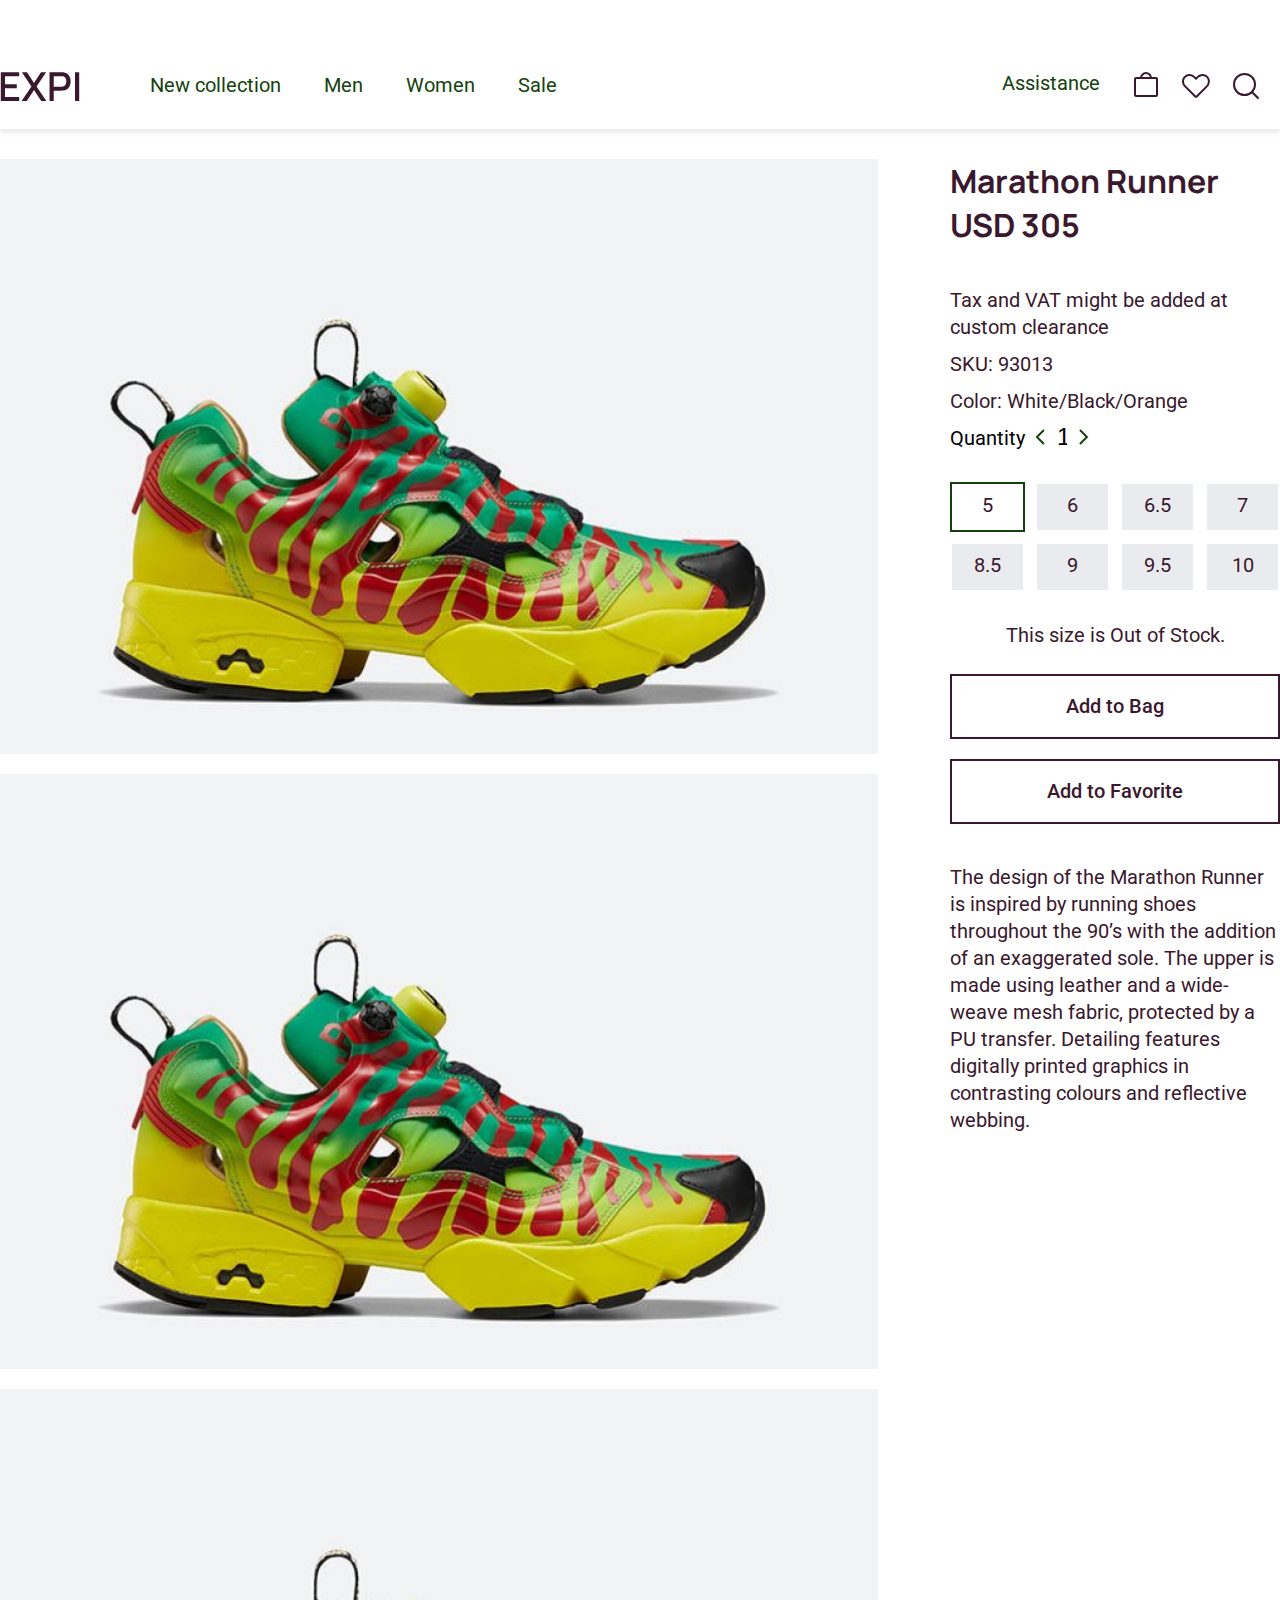
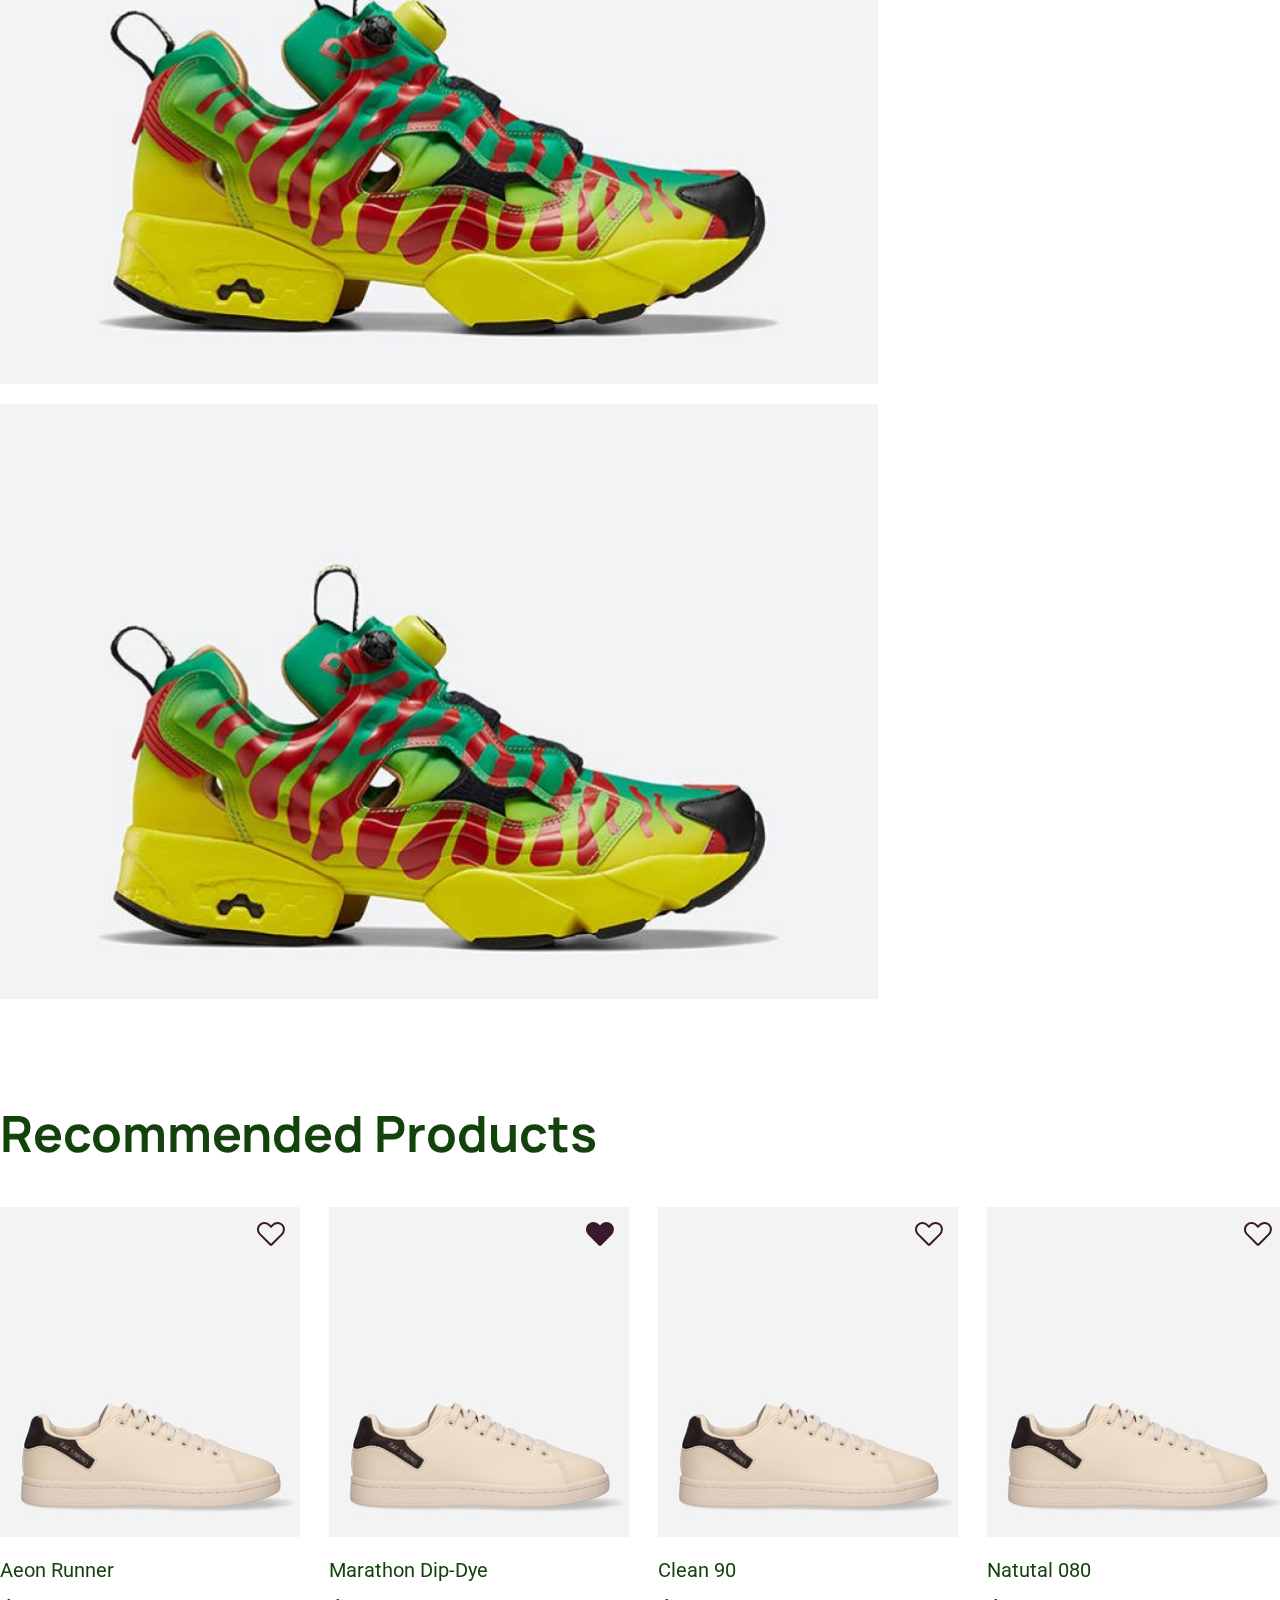
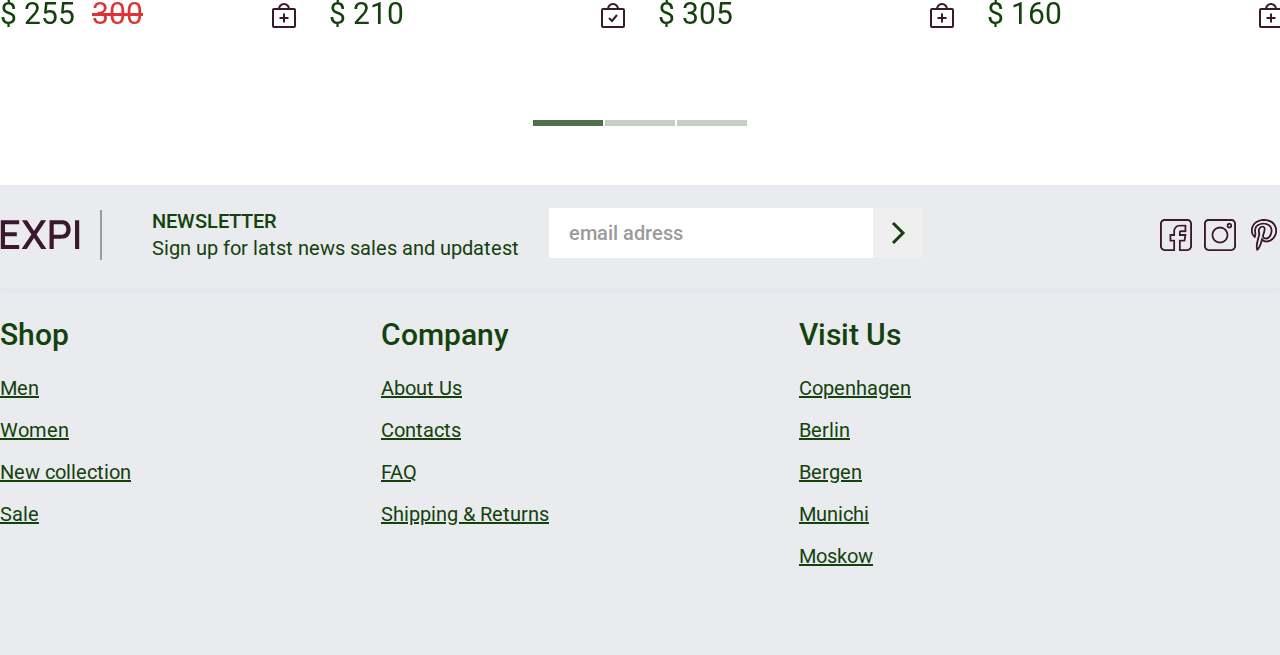
<file: product.html>
<!DOCTYPE html>
<html lang="en">

<head>
	<meta charset="UTF-8">
	<meta http-equiv="X-UA-Compatible" content="IE=edge">
	<meta name="viewport" content="width=device-width, initial-scale=1.0">
	<link rel="stylesheet">
	<link rel="stylesheet" href="./assets/css/main.css">
	<title>EXPI</title>
</head>

<body>
	
	<header>
		<div class="header-menu">
			<div class="wrapper">
				<div class="menu">
					<div class="menu-left">
						<div class="logo"><a href="#!"><svg width="80" height="29" viewBox="0 0 80 29" fill="none"
									xmlns="http://www.w3.org/2000/svg">
									<path
										d="M0.8 29H19.2V25.06H4.98V16.16H16.8V12.22H4.98V4.14H19.2V0.199999H0.8V29ZM21.6031 29H26.7431L34.0031 17.98L41.2431 29H46.3631L36.5631 14.42L46.1231 0.199999H40.9831L34.0031 10.88L26.9831 0.199999H21.8631L31.4231 14.42L21.6031 29ZM49.55 29H53.73V18.66H61.19C61.4567 18.66 61.7967 18.6467 62.21 18.62C62.6367 18.5933 63.0367 18.5533 63.41 18.5C65.81 18.1133 67.61 17.0867 68.81 15.42C70.0233 13.7533 70.63 11.7533 70.63 9.42C70.63 7.08667 70.03 5.08667 68.83 3.42C67.63 1.75333 65.8233 0.733332 63.41 0.359999C63.0367 0.293333 62.6433 0.253332 62.23 0.239998C61.8167 0.213332 61.47 0.199999 61.19 0.199999H49.55V29ZM53.73 14.7V4.14H61.03C61.2967 4.14 61.59 4.15333 61.91 4.18C62.2433 4.20667 62.5567 4.26 62.85 4.34C64.13 4.63333 65.0367 5.28666 65.57 6.3C66.1033 7.31333 66.37 8.35333 66.37 9.42C66.37 10.4733 66.1033 11.5133 65.57 12.54C65.0367 13.5533 64.13 14.2133 62.85 14.52C62.5567 14.5867 62.2433 14.6333 61.91 14.66C61.59 14.6867 61.2967 14.7 61.03 14.7H53.73ZM75.0281 29H79.2081V0.199999H75.0281V29Z"
										fill="#3A182D" />
								</svg>
							</a></div>
						<ul>
							<li class="top-list"><a href="#!">New collection</a></li>
							<li class="top-list"><a href="#!">Men</a></li>
							<li class="top-list"><a href="#!">Women</a></li>
							<li class="top-list"><a href="#!">Sale</a></li>
						</ul>
					</div>
					<div class="menu-right">
						<div class="menu-right-text"><a href="#!">Assistance</a></div>
						<div class="bar"><a href="#!">
								<svg width="32" height="32" viewBox="0 0 32 32" fill="none" xmlns="http://www.w3.org/2000/svg">
									<path
										d="M26 8H6C5.44772 8 5 8.44772 5 9V25C5 25.5523 5.44772 26 6 26H26C26.5523 26 27 25.5523 27 25V9C27 8.44772 26.5523 8 26 8Z"
										stroke="#3A182D" stroke-width="2" stroke-linecap="round" stroke-linejoin="round" />
									<path
										d="M11 8C11 6.67392 11.5268 5.40215 12.4645 4.46447C13.4021 3.52678 14.6739 3 16 3C17.3261 3 18.5979 3.52678 19.5355 4.46447C20.4732 5.40215 21 6.67392 21 8"
										stroke="#3A182D" stroke-width="2" stroke-linecap="round" stroke-linejoin="round" />
								</svg>
							</a>
						</div>
						<div class="bar">
							<a href="#!"><svg width="32" height="32" viewBox="0 0 32 32" fill="none"
									xmlns="http://www.w3.org/2000/svg">
									<path
										d="M16.7071 26.4853L26.8361 16.3563C29.3249 13.8675 29.6921 9.77301 27.3369 7.15747C26.7469 6.50043 26.0293 5.97048 25.2278 5.59994C24.4262 5.22941 23.5576 5.02608 22.6749 5.00234C21.7922 4.9786 20.9139 5.13496 20.0936 5.46188C19.2733 5.7888 18.5282 6.27942 17.9038 6.9038L16 8.8076L14.3563 7.16386C11.8675 4.67506 7.77302 4.30787 5.15748 6.66312C4.50044 7.25308 3.97048 7.97071 3.59995 8.77224C3.22942 9.57378 3.02609 10.4424 3.00235 11.3251C2.97861 12.2078 3.13497 13.0861 3.46189 13.9064C3.78881 14.7267 4.27943 15.4718 4.90381 16.0962L15.2929 26.4853C15.4804 26.6728 15.7348 26.7782 16 26.7782C16.2652 26.7782 16.5196 26.6728 16.7071 26.4853V26.4853Z"
										stroke="#3A182D" stroke-width="2" stroke-linecap="round" stroke-linejoin="round" />
								</svg></a>
						</div>
						<div class="bar">
							<a href="#!"><svg width="32" height="32" viewBox="0 0 32 32" fill="none"
									xmlns="http://www.w3.org/2000/svg">
									<path
										d="M14.5 25C20.299 25 25 20.299 25 14.5C25 8.70101 20.299 4 14.5 4C8.70101 4 4 8.70101 4 14.5C4 20.299 8.70101 25 14.5 25Z"
										stroke="#3A182D" stroke-width="2" stroke-linecap="round" stroke-linejoin="round" />
									<path d="M21.9242 21.925L27.9993 28.0001" stroke="#3A182D" stroke-width="2"
										stroke-linecap="round" stroke-linejoin="round" />
								</svg></a>
						</div>
					</div>
				</div>
			</div>
		</div>
		<div class="rew">
			<div class="menu-mobile">
				<div class="wrapper">
					<div class="header-mobile">
						<div class="top-mobile">
							<div class="open-menu"><svg width="16" height="14" viewBox="0 0 16 14" fill="none"
									xmlns="http://www.w3.org/2000/svg">
									<path d="M0 0V1.5H16V0H0ZM0 7.75H16V6.25H0V7.75ZM0 14H16V12.5H0V14Z" fill="black" />
								</svg>
							</div>
							<div class="logo"><a href="#!"><svg width="80" height="29" viewBox="0 0 80 29" fill="none"
										xmlns="http://www.w3.org/2000/svg">
										<path
											d="M0.8 29H19.2V25.06H4.98V16.16H16.8V12.22H4.98V4.14H19.2V0.199999H0.8V29ZM21.6031 29H26.7431L34.0031 17.98L41.2431 29H46.3631L36.5631 14.42L46.1231 0.199999H40.9831L34.0031 10.88L26.9831 0.199999H21.8631L31.4231 14.42L21.6031 29ZM49.55 29H53.73V18.66H61.19C61.4567 18.66 61.7967 18.6467 62.21 18.62C62.6367 18.5933 63.0367 18.5533 63.41 18.5C65.81 18.1133 67.61 17.0867 68.81 15.42C70.0233 13.7533 70.63 11.7533 70.63 9.42C70.63 7.08667 70.03 5.08667 68.83 3.42C67.63 1.75333 65.8233 0.733332 63.41 0.359999C63.0367 0.293333 62.6433 0.253332 62.23 0.239998C61.8167 0.213332 61.47 0.199999 61.19 0.199999H49.55V29ZM53.73 14.7V4.14H61.03C61.2967 4.14 61.59 4.15333 61.91 4.18C62.2433 4.20667 62.5567 4.26 62.85 4.34C64.13 4.63333 65.0367 5.28666 65.57 6.3C66.1033 7.31333 66.37 8.35333 66.37 9.42C66.37 10.4733 66.1033 11.5133 65.57 12.54C65.0367 13.5533 64.13 14.2133 62.85 14.52C62.5567 14.5867 62.2433 14.6333 61.91 14.66C61.59 14.6867 61.2967 14.7 61.03 14.7H53.73ZM75.0281 29H79.2081V0.199999H75.0281V29Z"
											fill="#3A182D" />
									</svg>
								</a></div>
							<div class="basket">
								<a href="#!"><svg width="32" height="32" viewBox="0 0 32 32" fill="none"
										xmlns="http://www.w3.org/2000/svg">
										<path
											d="M14.5 25C20.299 25 25 20.299 25 14.5C25 8.70101 20.299 4 14.5 4C8.70101 4 4 8.70101 4 14.5C4 20.299 8.70101 25 14.5 25Z"
											stroke="#3A182D" stroke-width="2" stroke-linecap="round" stroke-linejoin="round" />
										<path d="M21.9242 21.925L27.9993 28.0001" stroke="#3A182D" stroke-width="2"
											stroke-linecap="round" stroke-linejoin="round" />
									</svg></a>
							</div>
						</div>
					</div>
				</div>
			</div>
			<div class="slide-mobile-menu">
				<div class="slider-top">
					<div class="none"></div>
					<div class="logo"><a href="#!"><svg width="80" height="29" viewBox="0 0 80 29" fill="none"
								xmlns="http://www.w3.org/2000/svg">
								<path
									d="M0.8 29H19.2V25.06H4.98V16.16H16.8V12.22H4.98V4.14H19.2V0.199999H0.8V29ZM21.6031 29H26.7431L34.0031 17.98L41.2431 29H46.3631L36.5631 14.42L46.1231 0.199999H40.9831L34.0031 10.88L26.9831 0.199999H21.8631L31.4231 14.42L21.6031 29ZM49.55 29H53.73V18.66H61.19C61.4567 18.66 61.7967 18.6467 62.21 18.62C62.6367 18.5933 63.0367 18.5533 63.41 18.5C65.81 18.1133 67.61 17.0867 68.81 15.42C70.0233 13.7533 70.63 11.7533 70.63 9.42C70.63 7.08667 70.03 5.08667 68.83 3.42C67.63 1.75333 65.8233 0.733332 63.41 0.359999C63.0367 0.293333 62.6433 0.253332 62.23 0.239998C61.8167 0.213332 61.47 0.199999 61.19 0.199999H49.55V29ZM53.73 14.7V4.14H61.03C61.2967 4.14 61.59 4.15333 61.91 4.18C62.2433 4.20667 62.5567 4.26 62.85 4.34C64.13 4.63333 65.0367 5.28666 65.57 6.3C66.1033 7.31333 66.37 8.35333 66.37 9.42C66.37 10.4733 66.1033 11.5133 65.57 12.54C65.0367 13.5533 64.13 14.2133 62.85 14.52C62.5567 14.5867 62.2433 14.6333 61.91 14.66C61.59 14.6867 61.2967 14.7 61.03 14.7H53.73ZM75.0281 29H79.2081V0.199999H75.0281V29Z"
									fill="#3A182D" />
							</svg>
						</a></div>
					<div class="close"></div>
				</div>
				<div class="block-mobile">
					<ul>
						<li><a href="#!">New collection</a>
						</li>
						<li><a href="#!">Men</a></li>
						<li><a href="#!">Women</a></li>
						<li><a href="#!">Sale</a></li>
					</ul>
					<div class="soc-seti">
						<div class="seti">
							<a href="#!"><svg width="32" height="32" viewBox="0 0 32 32" fill="none"
									xmlns="http://www.w3.org/2000/svg">
									<g style="mix-blend-mode:darken">
										<rect width="32" height="32" fill="white" />
										<path
											d="M4.6875 32H15.125V20.625H11.375V16.875H15.125V12.1875C15.125 9.60278 17.2278 7.5 19.8125 7.5H24.5V11.25H20.75C19.7161 11.25 18.875 12.0911 18.875 13.125V16.875H24.3308L23.7058 20.625H18.875V32H27.3125C29.8972 32 32 29.8972 32 27.3125V4.6875C32 2.10278 29.8972 0 27.3125 0H4.6875C2.10278 0 0 2.10278 0 4.6875V27.3125C0 29.8972 2.10278 32 4.6875 32ZM1.875 4.6875C1.875 3.13672 3.13672 1.875 4.6875 1.875H27.3125C28.8633 1.875 30.125 3.13672 30.125 4.6875V27.3125C30.125 28.8633 28.8633 30.125 27.3125 30.125H20.75V22.5H25.2942L26.5442 15H20.75V13.125H26.375V5.625H19.8125C16.1938 5.625 13.25 8.56885 13.25 12.1875V15H9.5V22.5H13.25V30.125H4.6875C3.13672 30.125 1.875 28.8633 1.875 27.3125V4.6875Z"
											fill="#3A182D" />
									</g>
								</svg>
							</a>
						</div>
						<div class="seti">
							<a href="#!"><svg width="32" height="32" viewBox="0 0 32 32" fill="none"
									xmlns="http://www.w3.org/2000/svg">
									<g style="mix-blend-mode:darken">
										<rect width="32" height="32" fill="white" />
										<path
											d="M4.6875 32H27.3125C29.8972 32 32 29.8972 32 27.3125V4.6875C32 2.10278 29.8972 0 27.3125 0H4.6875C2.10278 0 0 2.10278 0 4.6875V27.3125C0 29.8972 2.10278 32 4.6875 32ZM1.875 4.6875C1.875 3.13672 3.13672 1.875 4.6875 1.875H27.3125C28.8633 1.875 30.125 3.13672 30.125 4.6875V27.3125C30.125 28.8633 28.8633 30.125 27.3125 30.125H4.6875C3.13672 30.125 1.875 28.8633 1.875 27.3125V4.6875Z"
											fill="#3A182D" />
										<path
											d="M16 24.4375C20.6523 24.4375 24.4375 20.6523 24.4375 16C24.4375 11.3477 20.6523 7.5625 16 7.5625C11.3477 7.5625 7.5625 11.3477 7.5625 16C7.5625 20.6523 11.3477 24.4375 16 24.4375ZM16 9.4375C19.6187 9.4375 22.5625 12.3813 22.5625 16C22.5625 19.6187 19.6187 22.5625 16 22.5625C12.3813 22.5625 9.4375 19.6187 9.4375 16C9.4375 12.3813 12.3813 9.4375 16 9.4375Z"
											fill="#3A182D" />
										<path
											d="M25.375 9.4375C26.9258 9.4375 28.1875 8.17578 28.1875 6.625C28.1875 5.07422 26.9258 3.8125 25.375 3.8125C23.8242 3.8125 22.5625 5.07422 22.5625 6.625C22.5625 8.17578 23.8242 9.4375 25.375 9.4375ZM25.375 5.6875C25.8918 5.6875 26.3125 6.10815 26.3125 6.625C26.3125 7.14185 25.8918 7.5625 25.375 7.5625C24.8582 7.5625 24.4375 7.14185 24.4375 6.625C24.4375 6.10815 24.8582 5.6875 25.375 5.6875Z"
											fill="#3A182D" />
									</g>
								</svg>
							</a>
						</div>
						<div class="seti">
							<a href="#!"><svg width="32" height="32" viewBox="0 0 32 32" fill="none"
									xmlns="http://www.w3.org/2000/svg">
									<g style="mix-blend-mode:darken" clip-path="url(#clip0_246_1669)">
										<rect width="32" height="32" fill="white" />
										<path
											d="M6.25151 18.6445L7.33648 19.3549L7.74688 17.8147C8.47319 15.1071 8.39629 15.2268 8.46904 14.9262C8.4395 14.7575 7.67485 12.7234 8.20732 10.2519L8.21782 10.195C8.94561 5.38986 16.9871 4.082 20.7212 7.20871C22.3321 8.55759 22.9383 10.5818 22.4737 13.0625C22.1402 14.844 21.5579 16.1723 20.6416 17.2429C19.3768 18.7209 17.7859 18.841 16.8436 18.3271C16.4927 18.136 15.7154 17.5608 16.0757 16.3549C16.5911 14.6291 17.5223 12.0298 17.6324 10.1447C17.7305 8.46555 16.7178 7.09885 15.1124 6.74387C13.3228 6.34812 11.2608 7.31394 10.3692 9.56662C9.72759 11.187 9.7293 12.8711 10.3746 14.7129C10.3956 15.1672 9.93316 16.8806 9.56011 18.2629C8.43242 22.4421 6.88774 28.1652 8.39214 31.0796L8.86748 32L9.73565 31.4353C12.2168 29.8222 13.6663 25.1301 14.4607 22.207C16.5521 23.7556 19.5154 23.8862 22.4466 22.4548C27.1521 20.1567 30.2911 14.6728 28.7183 8.56735C26.9654 1.76242 20.1622 -0.875271 13.3099 0.251682C7.66118 1.18039 4.06865 4.83933 3.11504 9.34909C2.3106 13.154 3.57109 16.8896 6.25151 18.6445ZM4.94878 9.73679C5.80059 5.70774 9.03984 2.85324 13.6138 2.10105C19.107 1.19773 25.3467 2.99143 26.9034 9.03488C28.3431 14.6237 25.1761 19.0361 21.6241 20.7707C19.4451 21.8347 16.4839 22.1501 14.7073 19.8442L13.5481 18.3398L13.0594 20.1748C12.4139 22.5957 11.3699 26.7055 9.69292 28.9021C9.36357 26.185 10.5879 21.6472 11.3694 18.7514C12.1155 15.987 12.4083 14.8374 12.1587 14.1372C11.6541 12.7209 11.6387 11.4516 12.1116 10.2563C12.6414 8.91818 13.7713 8.36667 14.7076 8.5737C15.0457 8.64865 15.8252 8.94064 15.7613 10.0354C15.6666 11.6548 14.7623 14.2033 14.2798 15.8186C13.7732 17.5141 14.4273 19.1447 15.9463 19.9729C17.6534 20.9033 20.2161 20.6223 22.0655 18.4616C23.2041 17.1311 23.9192 15.5251 24.3157 13.4074C24.6224 11.7702 24.5496 10.2649 24.0997 8.93259C23.6812 7.69333 22.9493 6.62985 21.9244 5.77146C17.0879 1.7219 7.35332 3.58176 6.36919 9.88522C6.01885 11.5332 6.07622 13.2485 6.53936 14.9878C6.46489 15.3139 6.35918 15.7317 6.24712 16.1611C4.94268 14.6272 4.42461 12.2168 4.94878 9.73679Z"
											fill="#3A182D" />
									</g>
									<defs>
										<clipPath id="clip0_246_1669">
											<rect width="32" height="32" fill="white" />
										</clipPath>
									</defs>
								</svg>
							</a>
						</div>
					</div>
				</div>
			</div>
		</div>
	</header>

	<div class="orders">
		<div class="wrapper">
			<div class="order">
				<div class="order-left">
					<div class="photo"><img src="./assets/img/photo-shose.png" alt="photo"></div>
					<div class="photo"><img src="./assets/img/photo-shose.png" alt="photo"></div>
					<div class="photo"><img src="./assets/img/photo-shose.png" alt="photo"></div>
					<div class="photo"><img src="./assets/img/photo-shose.png" alt="photo"></div>
				</div>
				<div class="order-right">
					<div class="order-title">Marathon Runner USD 305</div>
					<p>Tax and VAT might be added at custom clearance</p>
					<div class="sku">SKU: 93013</div>
					<div class="color">Color: White/Black/Orange</div>
					<!-- ==================================================== -->
					<div class="quantity">Quantity <span><svg width="10" height="16" viewBox="0 0 10 16" fill="none"
								xmlns="http://www.w3.org/2000/svg">
								<path d="M8.93896 1L1.93945 8.00049L8.93994 15" stroke="#14420D" stroke-width="2" />
							</svg>
						</span>
						<input type="text" placeholder="1">
						<span>
							<svg width="10" height="16" viewBox="0 0 10 16" fill="none" xmlns="http://www.w3.org/2000/svg">
								<path d="M0.939941 1L7.93994 8L0.939941 15" stroke="#14420D" stroke-width="2" />
							</svg>
						</span>
					</div>
					<!-- =================================================== -->
					<li class="click">
						<ul class="menu-checkbox">
							<li class="checkbox">
								<input type="radio" name="radio" id="1" checked>
								<label for="1" >5</label>
							</li>
							<li class="checkbox">
								<input type="radio" name="radio" id="2">
								<label for="2">6</label>
							</li>
							<li class="checkbox">
								<input type="radio" name="radio" id="3">
								<label for="3">6.5</label>
							</li>
							<li class="checkbox">
								<input type="radio" name="radio" id="4">
								<label for="4">7</label>
							</li>
							<li class="checkbox">
								<input type="radio" name="radio" id="5">
								<label for="5">8.5</label>
							</li>
							<li class="checkbox">
								<input type="radio" name="radio" id="6">
								<label for="6">9</label>
							</li>
							<li class="checkbox">
								<input type="radio" name="radio" id="7">
								<label for="7">9.5</label>
							</li>
							<li class="checkbox">
								<input type="radio" name="radio" id="8">
								<label for="8">10</label>
							</li>
						</ul>
					</li>

					<!-- ================================================ -->
					<div class="no">This size is Out of Stock.</div>
					<div class="btn"><button>Add to Bag</button></div>
					<div class="btn"><button>Add to Favorite</button></div>
					<p>The design of the Marathon Runner is inspired by running shoes throughout the 90’s with the addition
						of an exaggerated sole. The upper is made using leather and a wide-weave mesh fabric, protected by a
						PU transfer. Detailing features digitally printed graphics in contrasting colours and reflective
						webbing.
					</p>
				</div>
			</div>
		</div>
	</div>

	<div class="bestsellers">
		<div class="wrapper">
			<div class="bestsellers-text">Recommended Products</div>
			<div class="hug">
				<div class="category-slider">
					<div class="slide">
						<div class="product-card">
							<div class="product">
								<a href="#!"><img src="./assets/img/bestsellers.png" alt="bestsellers"></a>
								<a href="#!"><svg width="28" height="24" viewBox="0 0 28 24" fill="none"
										xmlns="http://www.w3.org/2000/svg">
										<path
											d="M14.7071 22.4853L24.8361 12.3563C27.3249 9.86747 27.6921 5.77302 25.3369 3.15748C24.7469 2.50044 24.0293 1.97048 23.2278 1.59995C22.4262 1.22942 21.5576 1.02609 20.6749 1.00235C19.7922 0.978612 18.9139 1.13497 18.0936 1.46189C17.2733 1.78881 16.5282 2.27943 15.9038 2.90381L14 4.80761L12.3563 3.16387C9.86747 0.675068 5.77302 0.307884 3.15748 2.66313C2.50044 3.25309 1.97048 3.97072 1.59995 4.77225C1.22942 5.57379 1.02609 6.44241 1.00235 7.32512C0.978612 8.20784 1.13497 9.08613 1.46189 9.90642C1.78881 10.7267 2.27943 11.4718 2.90381 12.0962L13.2929 22.4853C13.4804 22.6728 13.7348 22.7782 14 22.7782C14.2652 22.7782 14.5196 22.6728 14.7071 22.4853V22.4853Z"
											stroke="#3A182D" stroke-width="2" stroke-linecap="round" stroke-linejoin="round" />
									</svg>
								</a>
							</div>
							<div class="text"><a href="#!">Aeon Runner</a></div>
							<div class="bag-prise">
								<div class="prise">$ 255 <span>300</span></div>
								<div class="bag"><a href="#!"><img src="./assets/img/bag.svg" alt="bag"></a></div>
							</div>
						</div>
					</div>
					<div class="slide">
						<div class="product-card">
							<div class="product">
								<a href="#!"><img src="./assets/img/bestsellers.png" alt="bestsellers"></a>
								<a href="#!"><svg width="28" height="24" viewBox="0 0 28 24" fill="none"
										xmlns="http://www.w3.org/2000/svg">
										<path
											d="M14.7071 22.4853L24.8361 12.3563C27.3249 9.86747 27.6921 5.77302 25.3369 3.15748C24.7469 2.50044 24.0293 1.97048 23.2278 1.59995C22.4262 1.22942 21.5576 1.02609 20.6749 1.00235C19.7922 0.978612 18.9139 1.13497 18.0936 1.46189C17.2733 1.78881 16.5282 2.27943 15.9038 2.90381L14 4.80761L12.3563 3.16387C9.86747 0.675068 5.77302 0.307884 3.15748 2.66313C2.50044 3.25309 1.97048 3.97072 1.59995 4.77225C1.22942 5.57379 1.02609 6.44241 1.00235 7.32512C0.978612 8.20784 1.13497 9.08613 1.46189 9.90642C1.78881 10.7267 2.27943 11.4718 2.90381 12.0962L13.2929 22.4853C13.4804 22.6728 13.7348 22.7782 14 22.7782C14.2652 22.7782 14.5196 22.6728 14.7071 22.4853Z"
											fill="#3A182D" stroke="#3A182D" stroke-width="2" stroke-linecap="round"
											stroke-linejoin="round" />
									</svg>
								</a>
							</div>
							<div class="text"><a href="#!">Marathon Dip-Dye</a></div>
							<div class="bag-prise">
								<div class="prise">$ 210</div>
								<div class="bag"><a href="#!"><img src="./assets/img/bags.svg" alt="bag"></a></div>
							</div>
						</div>
					</div>
					<div class="slide">
						<div class="product-card">
							<div class="product">
								<a href="#!"><img src="./assets/img/bestsellers.png" alt="bestsellers"></a>
								<a href="#!"><svg width="28" height="24" viewBox="0 0 28 24" fill="none"
										xmlns="http://www.w3.org/2000/svg">
										<path
											d="M14.7071 22.4853L24.8361 12.3563C27.3249 9.86747 27.6921 5.77302 25.3369 3.15748C24.7469 2.50044 24.0293 1.97048 23.2278 1.59995C22.4262 1.22942 21.5576 1.02609 20.6749 1.00235C19.7922 0.978612 18.9139 1.13497 18.0936 1.46189C17.2733 1.78881 16.5282 2.27943 15.9038 2.90381L14 4.80761L12.3563 3.16387C9.86747 0.675068 5.77302 0.307884 3.15748 2.66313C2.50044 3.25309 1.97048 3.97072 1.59995 4.77225C1.22942 5.57379 1.02609 6.44241 1.00235 7.32512C0.978612 8.20784 1.13497 9.08613 1.46189 9.90642C1.78881 10.7267 2.27943 11.4718 2.90381 12.0962L13.2929 22.4853C13.4804 22.6728 13.7348 22.7782 14 22.7782C14.2652 22.7782 14.5196 22.6728 14.7071 22.4853V22.4853Z"
											stroke="#3A182D" stroke-width="2" stroke-linecap="round" stroke-linejoin="round" />
									</svg>
								</a>
							</div>
							<div class="text"><a href="#!">Clean 90</a></div>
							<div class="bag-prise">
								<div class="prise">$ 305</div>
								<div class="bag"><a href="#!"><img src="./assets/img/bag.svg" alt="bag"></a></div>
							</div>
						</div>
					</div>
					<div class="slide">
						<div class="product-card">
							<div class="product">
								<a href="#!"><img src="./assets/img/bestsellers.png" alt="bestsellers"></a>
								<a href="#!"><svg width="28" height="24" viewBox="0 0 28 24" fill="none"
										xmlns="http://www.w3.org/2000/svg">
										<path
											d="M14.7071 22.4853L24.8361 12.3563C27.3249 9.86747 27.6921 5.77302 25.3369 3.15748C24.7469 2.50044 24.0293 1.97048 23.2278 1.59995C22.4262 1.22942 21.5576 1.02609 20.6749 1.00235C19.7922 0.978612 18.9139 1.13497 18.0936 1.46189C17.2733 1.78881 16.5282 2.27943 15.9038 2.90381L14 4.80761L12.3563 3.16387C9.86747 0.675068 5.77302 0.307884 3.15748 2.66313C2.50044 3.25309 1.97048 3.97072 1.59995 4.77225C1.22942 5.57379 1.02609 6.44241 1.00235 7.32512C0.978612 8.20784 1.13497 9.08613 1.46189 9.90642C1.78881 10.7267 2.27943 11.4718 2.90381 12.0962L13.2929 22.4853C13.4804 22.6728 13.7348 22.7782 14 22.7782C14.2652 22.7782 14.5196 22.6728 14.7071 22.4853V22.4853Z"
											stroke="#3A182D" stroke-width="2" stroke-linecap="round" stroke-linejoin="round" />
									</svg>
								</a>
							</div>
							<div class="text"><a href="#!">Natutal 080</a></div>
							<div class="bag-prise">
								<div class="prise">$ 160</div>
								<div class="bag"><a href="#!"><img src="./assets/img/bag.svg" alt="bag"></a></div>
							</div>
						</div>
					</div>
					<div class="slide">
						<div class="product-card">
							<div class="product">
								<a href="#!"><img src="./assets/img/bestsellers.png" alt="bestsellers"></a>
								<a href="#!"><svg width="28" height="24" viewBox="0 0 28 24" fill="none"
										xmlns="http://www.w3.org/2000/svg">
										<path
											d="M14.7071 22.4853L24.8361 12.3563C27.3249 9.86747 27.6921 5.77302 25.3369 3.15748C24.7469 2.50044 24.0293 1.97048 23.2278 1.59995C22.4262 1.22942 21.5576 1.02609 20.6749 1.00235C19.7922 0.978612 18.9139 1.13497 18.0936 1.46189C17.2733 1.78881 16.5282 2.27943 15.9038 2.90381L14 4.80761L12.3563 3.16387C9.86747 0.675068 5.77302 0.307884 3.15748 2.66313C2.50044 3.25309 1.97048 3.97072 1.59995 4.77225C1.22942 5.57379 1.02609 6.44241 1.00235 7.32512C0.978612 8.20784 1.13497 9.08613 1.46189 9.90642C1.78881 10.7267 2.27943 11.4718 2.90381 12.0962L13.2929 22.4853C13.4804 22.6728 13.7348 22.7782 14 22.7782C14.2652 22.7782 14.5196 22.6728 14.7071 22.4853V22.4853Z"
											stroke="#3A182D" stroke-width="2" stroke-linecap="round" stroke-linejoin="round" />
									</svg>
								</a>
							</div>
							<div class="text"><a href="#!">Aeon Runner</a></div>
							<div class="bag-prise">
								<div class="prise">$ 255 <span>300</span></div>
								<div class="bag"><a href="#!"><img src="./assets/img/bag.svg" alt="bag"></a></div>
							</div>
						</div>
					</div>
					<div class="slide">
						<div class="product-card">
							<div class="product">
								<a href="#!"><img src="./assets/img/bestsellers.png" alt="bestsellers"></a>
								<a href="#!"><svg width="28" height="24" viewBox="0 0 28 24" fill="none"
										xmlns="http://www.w3.org/2000/svg">
										<path
											d="M14.7071 22.4853L24.8361 12.3563C27.3249 9.86747 27.6921 5.77302 25.3369 3.15748C24.7469 2.50044 24.0293 1.97048 23.2278 1.59995C22.4262 1.22942 21.5576 1.02609 20.6749 1.00235C19.7922 0.978612 18.9139 1.13497 18.0936 1.46189C17.2733 1.78881 16.5282 2.27943 15.9038 2.90381L14 4.80761L12.3563 3.16387C9.86747 0.675068 5.77302 0.307884 3.15748 2.66313C2.50044 3.25309 1.97048 3.97072 1.59995 4.77225C1.22942 5.57379 1.02609 6.44241 1.00235 7.32512C0.978612 8.20784 1.13497 9.08613 1.46189 9.90642C1.78881 10.7267 2.27943 11.4718 2.90381 12.0962L13.2929 22.4853C13.4804 22.6728 13.7348 22.7782 14 22.7782C14.2652 22.7782 14.5196 22.6728 14.7071 22.4853V22.4853Z"
											stroke="#3A182D" stroke-width="2" stroke-linecap="round" stroke-linejoin="round" />
									</svg>
								</a>
							</div>
							<div class="text"><a href="#!">Aeon Runner</a></div>
							<div class="bag-prise">
								<div class="prise">$ 255 <span>300</span></div>
								<div class="bag"><a href="#!"><img src="./assets/img/bag.svg" alt="bag"></a></div>
							</div>
						</div>
					</div>
				</div>
				<div class="slider-navigation"></div>
				<div class="slick-dots">
					<div class="slick-active"></div>
				</div>
			</div>
		</div>
	</div>

	<footer>
		<div class="wrapper">
			<div class="footer-top">
				<div class="footer-left">
					<div class="footer-logo"><a href="#!"><svg width="80" height="29" viewBox="0 0 80 29" fill="none"
								xmlns="http://www.w3.org/2000/svg">
								<path
									d="M0.8 29H19.2V25.06H4.98V16.16H16.8V12.22H4.98V4.14H19.2V0.199999H0.8V29ZM21.6031 29H26.7431L34.0031 17.98L41.2431 29H46.3631L36.5631 14.42L46.1231 0.199999H40.9831L34.0031 10.88L26.9831 0.199999H21.8631L31.4231 14.42L21.6031 29ZM49.55 29H53.73V18.66H61.19C61.4567 18.66 61.7967 18.6467 62.21 18.62C62.6367 18.5933 63.0367 18.5533 63.41 18.5C65.81 18.1133 67.61 17.0867 68.81 15.42C70.0233 13.7533 70.63 11.7533 70.63 9.42C70.63 7.08667 70.03 5.08667 68.83 3.42C67.63 1.75333 65.8233 0.733332 63.41 0.359999C63.0367 0.293333 62.6433 0.253332 62.23 0.239998C61.8167 0.213332 61.47 0.199999 61.19 0.199999H49.55V29ZM53.73 14.7V4.14H61.03C61.2967 4.14 61.59 4.15333 61.91 4.18C62.2433 4.20667 62.5567 4.26 62.85 4.34C64.13 4.63333 65.0367 5.28666 65.57 6.3C66.1033 7.31333 66.37 8.35333 66.37 9.42C66.37 10.4733 66.1033 11.5133 65.57 12.54C65.0367 13.5533 64.13 14.2133 62.85 14.52C62.5567 14.5867 62.2433 14.6333 61.91 14.66C61.59 14.6867 61.2967 14.7 61.03 14.7H53.73ZM75.0281 29H79.2081V0.199999H75.0281V29Z"
									fill="#3A182D" />
							</svg>
						</a>
						<div class="line"></div>
					</div>
					<div class="footer-form">
						<div class="footer-form-text">
							<span>NEWSLETTER</span>
							<p>Sign up for latst news sales and updatest</p>
						</div>
						<form>
							<input type="text" placeholder="EMAIL ADRESS">
							<button>
								<svg width="15" height="24" viewBox="0 0 15 24" fill="none" xmlns="http://www.w3.org/2000/svg">
									<path d="M2 2L12 12L2 22" stroke="#14420D" stroke-width="3" />
								</svg>
							</button>
						</form>
					</div>
				</div>

				<div class="soc-seti">
					<div class="seti">
						<a href="#!"><svg width="32" height="32" viewBox="0 0 32 32" fill="none"
								xmlns="http://www.w3.org/2000/svg">
								<g style="mix-blend-mode:darken">
									<rect width="32" height="32" fill="white" />
									<path
										d="M4.6875 32H15.125V20.625H11.375V16.875H15.125V12.1875C15.125 9.60278 17.2278 7.5 19.8125 7.5H24.5V11.25H20.75C19.7161 11.25 18.875 12.0911 18.875 13.125V16.875H24.3308L23.7058 20.625H18.875V32H27.3125C29.8972 32 32 29.8972 32 27.3125V4.6875C32 2.10278 29.8972 0 27.3125 0H4.6875C2.10278 0 0 2.10278 0 4.6875V27.3125C0 29.8972 2.10278 32 4.6875 32ZM1.875 4.6875C1.875 3.13672 3.13672 1.875 4.6875 1.875H27.3125C28.8633 1.875 30.125 3.13672 30.125 4.6875V27.3125C30.125 28.8633 28.8633 30.125 27.3125 30.125H20.75V22.5H25.2942L26.5442 15H20.75V13.125H26.375V5.625H19.8125C16.1938 5.625 13.25 8.56885 13.25 12.1875V15H9.5V22.5H13.25V30.125H4.6875C3.13672 30.125 1.875 28.8633 1.875 27.3125V4.6875Z"
										fill="#3A182D" />
								</g>
							</svg>
						</a>
					</div>
					<div class="seti">
						<a href="#!"><svg width="32" height="32" viewBox="0 0 32 32" fill="none"
								xmlns="http://www.w3.org/2000/svg">
								<g style="mix-blend-mode:darken">
									<rect width="32" height="32" fill="white" />
									<path
										d="M4.6875 32H27.3125C29.8972 32 32 29.8972 32 27.3125V4.6875C32 2.10278 29.8972 0 27.3125 0H4.6875C2.10278 0 0 2.10278 0 4.6875V27.3125C0 29.8972 2.10278 32 4.6875 32ZM1.875 4.6875C1.875 3.13672 3.13672 1.875 4.6875 1.875H27.3125C28.8633 1.875 30.125 3.13672 30.125 4.6875V27.3125C30.125 28.8633 28.8633 30.125 27.3125 30.125H4.6875C3.13672 30.125 1.875 28.8633 1.875 27.3125V4.6875Z"
										fill="#3A182D" />
									<path
										d="M16 24.4375C20.6523 24.4375 24.4375 20.6523 24.4375 16C24.4375 11.3477 20.6523 7.5625 16 7.5625C11.3477 7.5625 7.5625 11.3477 7.5625 16C7.5625 20.6523 11.3477 24.4375 16 24.4375ZM16 9.4375C19.6187 9.4375 22.5625 12.3813 22.5625 16C22.5625 19.6187 19.6187 22.5625 16 22.5625C12.3813 22.5625 9.4375 19.6187 9.4375 16C9.4375 12.3813 12.3813 9.4375 16 9.4375Z"
										fill="#3A182D" />
									<path
										d="M25.375 9.4375C26.9258 9.4375 28.1875 8.17578 28.1875 6.625C28.1875 5.07422 26.9258 3.8125 25.375 3.8125C23.8242 3.8125 22.5625 5.07422 22.5625 6.625C22.5625 8.17578 23.8242 9.4375 25.375 9.4375ZM25.375 5.6875C25.8918 5.6875 26.3125 6.10815 26.3125 6.625C26.3125 7.14185 25.8918 7.5625 25.375 7.5625C24.8582 7.5625 24.4375 7.14185 24.4375 6.625C24.4375 6.10815 24.8582 5.6875 25.375 5.6875Z"
										fill="#3A182D" />
								</g>
							</svg>
						</a>
					</div>
					<div class="seti">
						<a href="#!"><svg width="32" height="32" viewBox="0 0 32 32" fill="none"
								xmlns="http://www.w3.org/2000/svg">
								<g style="mix-blend-mode:darken" clip-path="url(#clip0_246_1669)">
									<rect width="32" height="32" fill="white" />
									<path
										d="M6.25151 18.6445L7.33648 19.3549L7.74688 17.8147C8.47319 15.1071 8.39629 15.2268 8.46904 14.9262C8.4395 14.7575 7.67485 12.7234 8.20732 10.2519L8.21782 10.195C8.94561 5.38986 16.9871 4.082 20.7212 7.20871C22.3321 8.55759 22.9383 10.5818 22.4737 13.0625C22.1402 14.844 21.5579 16.1723 20.6416 17.2429C19.3768 18.7209 17.7859 18.841 16.8436 18.3271C16.4927 18.136 15.7154 17.5608 16.0757 16.3549C16.5911 14.6291 17.5223 12.0298 17.6324 10.1447C17.7305 8.46555 16.7178 7.09885 15.1124 6.74387C13.3228 6.34812 11.2608 7.31394 10.3692 9.56662C9.72759 11.187 9.7293 12.8711 10.3746 14.7129C10.3956 15.1672 9.93316 16.8806 9.56011 18.2629C8.43242 22.4421 6.88774 28.1652 8.39214 31.0796L8.86748 32L9.73565 31.4353C12.2168 29.8222 13.6663 25.1301 14.4607 22.207C16.5521 23.7556 19.5154 23.8862 22.4466 22.4548C27.1521 20.1567 30.2911 14.6728 28.7183 8.56735C26.9654 1.76242 20.1622 -0.875271 13.3099 0.251682C7.66118 1.18039 4.06865 4.83933 3.11504 9.34909C2.3106 13.154 3.57109 16.8896 6.25151 18.6445ZM4.94878 9.73679C5.80059 5.70774 9.03984 2.85324 13.6138 2.10105C19.107 1.19773 25.3467 2.99143 26.9034 9.03488C28.3431 14.6237 25.1761 19.0361 21.6241 20.7707C19.4451 21.8347 16.4839 22.1501 14.7073 19.8442L13.5481 18.3398L13.0594 20.1748C12.4139 22.5957 11.3699 26.7055 9.69292 28.9021C9.36357 26.185 10.5879 21.6472 11.3694 18.7514C12.1155 15.987 12.4083 14.8374 12.1587 14.1372C11.6541 12.7209 11.6387 11.4516 12.1116 10.2563C12.6414 8.91818 13.7713 8.36667 14.7076 8.5737C15.0457 8.64865 15.8252 8.94064 15.7613 10.0354C15.6666 11.6548 14.7623 14.2033 14.2798 15.8186C13.7732 17.5141 14.4273 19.1447 15.9463 19.9729C17.6534 20.9033 20.2161 20.6223 22.0655 18.4616C23.2041 17.1311 23.9192 15.5251 24.3157 13.4074C24.6224 11.7702 24.5496 10.2649 24.0997 8.93259C23.6812 7.69333 22.9493 6.62985 21.9244 5.77146C17.0879 1.7219 7.35332 3.58176 6.36919 9.88522C6.01885 11.5332 6.07622 13.2485 6.53936 14.9878C6.46489 15.3139 6.35918 15.7317 6.24712 16.1611C4.94268 14.6272 4.42461 12.2168 4.94878 9.73679Z"
										fill="#3A182D" />
								</g>
								<defs>
									<clipPath id="clip0_246_1669">
										<rect width="32" height="32" fill="white" />
									</clipPath>
								</defs>
							</svg>
						</a>
					</div>
				</div>
			</div>
			<div class="footer-bottom">
				<ul>
					<div class="footer-text">Shop</div>
					<li><a href="#!">Men</a></li>
					<li><a href="#!">Women</a></li>
					<li><a href="#!">New collection</a></li>
					<li><a href="#!">Sale</a></li>
				</ul>
				<ul>
					<div class="footer-text">Company</div>
					<li><a href="#!">About Us</a></li>
					<li><a href="#!">Contacts</a></li>
					<li><a href="#!">FAQ</a></li>
					<li><a href="#!">Shipping & Returns</a></li>
				</ul>
				<ul>
					<div class="footer-text">Visit Us</div>
					<li><a href="#!">Copenhagen</a></li>
					<li><a href="#!">Berlin</a></li>
					<li><a href="#!">Bergen</a></li>
					<li><a href="#!">Munichi</a></li>
					<li><a href="#!">Moskow</a></li>
				</ul>
			</div>
		</div>
		<div class="stroke"></div>
	</footer>

	<script src="./assets/js/jquery.js"></script>
	<script src="./assets/js/slick.js"></script>

	<script src="./assets/js/main.js"></script>
</body>

</html>
</file>
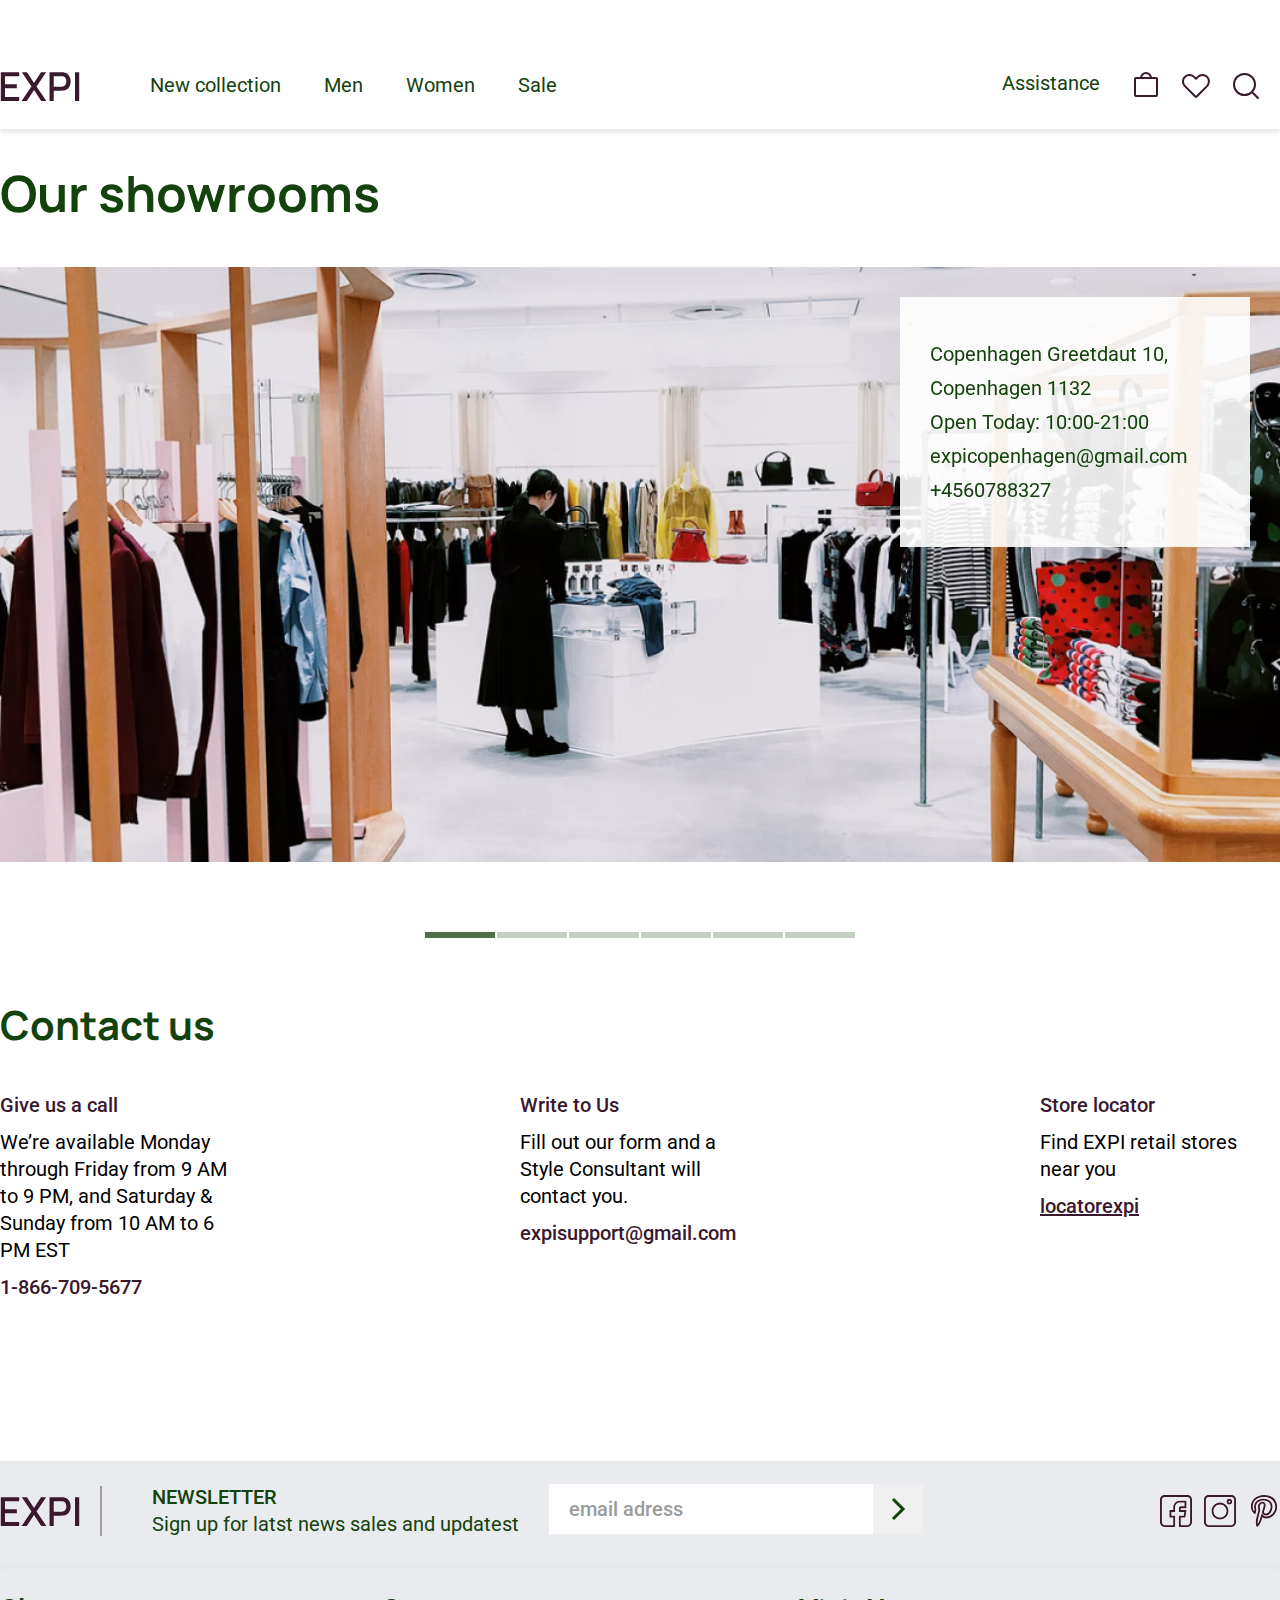
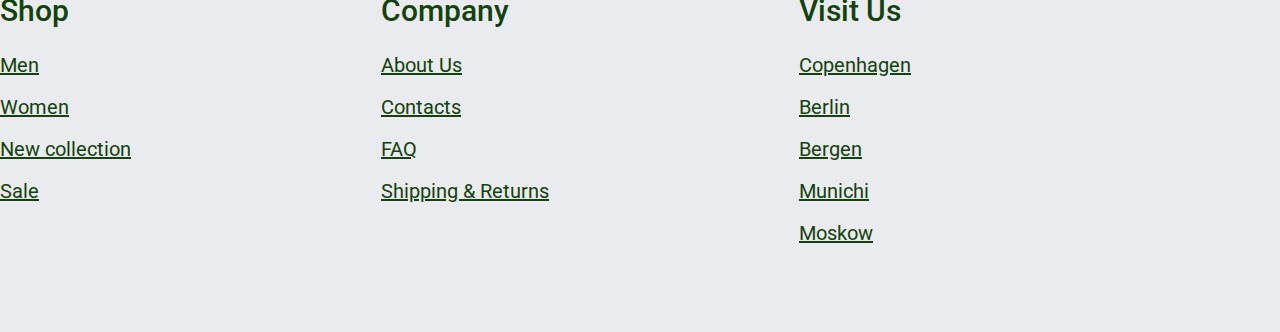
<file: showrooms.html>
<!DOCTYPE html>
<html lang="en">

<head>
	<meta charset="UTF-8">
	<meta http-equiv="X-UA-Compatible" content="IE=edge">
	<meta name="viewport" content="width=device-width, initial-scale=1.0">
	<link rel="stylesheet">
	<link rel="stylesheet" href="./assets/css/main.css">
	<title>EXPI</title>
</head>

<body>
	<header>
		<div class="header-menu">
			<div class="wrapper">
				<div class="menu">
					<div class="menu-left">
						<div class="logo"><a href="#!"><svg width="80" height="29" viewBox="0 0 80 29" fill="none"
									xmlns="http://www.w3.org/2000/svg">
									<path
										d="M0.8 29H19.2V25.06H4.98V16.16H16.8V12.22H4.98V4.14H19.2V0.199999H0.8V29ZM21.6031 29H26.7431L34.0031 17.98L41.2431 29H46.3631L36.5631 14.42L46.1231 0.199999H40.9831L34.0031 10.88L26.9831 0.199999H21.8631L31.4231 14.42L21.6031 29ZM49.55 29H53.73V18.66H61.19C61.4567 18.66 61.7967 18.6467 62.21 18.62C62.6367 18.5933 63.0367 18.5533 63.41 18.5C65.81 18.1133 67.61 17.0867 68.81 15.42C70.0233 13.7533 70.63 11.7533 70.63 9.42C70.63 7.08667 70.03 5.08667 68.83 3.42C67.63 1.75333 65.8233 0.733332 63.41 0.359999C63.0367 0.293333 62.6433 0.253332 62.23 0.239998C61.8167 0.213332 61.47 0.199999 61.19 0.199999H49.55V29ZM53.73 14.7V4.14H61.03C61.2967 4.14 61.59 4.15333 61.91 4.18C62.2433 4.20667 62.5567 4.26 62.85 4.34C64.13 4.63333 65.0367 5.28666 65.57 6.3C66.1033 7.31333 66.37 8.35333 66.37 9.42C66.37 10.4733 66.1033 11.5133 65.57 12.54C65.0367 13.5533 64.13 14.2133 62.85 14.52C62.5567 14.5867 62.2433 14.6333 61.91 14.66C61.59 14.6867 61.2967 14.7 61.03 14.7H53.73ZM75.0281 29H79.2081V0.199999H75.0281V29Z"
										fill="#3A182D" />
								</svg>
							</a></div>
						<ul>
							<li class="top-list"><a href="#!">New collection</a></li>
							<li class="top-list"><a href="#!">Men</a></li>
							<li class="top-list"><a href="#!">Women</a></li>
							<li class="top-list"><a href="#!">Sale</a></li>
						</ul>
					</div>
					<div class="menu-right">
						<div class="menu-right-text"><a href="#!">Assistance</a></div>
						<div class="bar"><a href="#!">
								<svg width="32" height="32" viewBox="0 0 32 32" fill="none" xmlns="http://www.w3.org/2000/svg">
									<path
										d="M26 8H6C5.44772 8 5 8.44772 5 9V25C5 25.5523 5.44772 26 6 26H26C26.5523 26 27 25.5523 27 25V9C27 8.44772 26.5523 8 26 8Z"
										stroke="#3A182D" stroke-width="2" stroke-linecap="round" stroke-linejoin="round" />
									<path
										d="M11 8C11 6.67392 11.5268 5.40215 12.4645 4.46447C13.4021 3.52678 14.6739 3 16 3C17.3261 3 18.5979 3.52678 19.5355 4.46447C20.4732 5.40215 21 6.67392 21 8"
										stroke="#3A182D" stroke-width="2" stroke-linecap="round" stroke-linejoin="round" />
								</svg>
							</a>
						</div>
						<div class="bar">
							<a href="#!"><svg width="32" height="32" viewBox="0 0 32 32" fill="none"
									xmlns="http://www.w3.org/2000/svg">
									<path
										d="M16.7071 26.4853L26.8361 16.3563C29.3249 13.8675 29.6921 9.77301 27.3369 7.15747C26.7469 6.50043 26.0293 5.97048 25.2278 5.59994C24.4262 5.22941 23.5576 5.02608 22.6749 5.00234C21.7922 4.9786 20.9139 5.13496 20.0936 5.46188C19.2733 5.7888 18.5282 6.27942 17.9038 6.9038L16 8.8076L14.3563 7.16386C11.8675 4.67506 7.77302 4.30787 5.15748 6.66312C4.50044 7.25308 3.97048 7.97071 3.59995 8.77224C3.22942 9.57378 3.02609 10.4424 3.00235 11.3251C2.97861 12.2078 3.13497 13.0861 3.46189 13.9064C3.78881 14.7267 4.27943 15.4718 4.90381 16.0962L15.2929 26.4853C15.4804 26.6728 15.7348 26.7782 16 26.7782C16.2652 26.7782 16.5196 26.6728 16.7071 26.4853V26.4853Z"
										stroke="#3A182D" stroke-width="2" stroke-linecap="round" stroke-linejoin="round" />
								</svg></a>
						</div>
						<div class="bar">
							<a href="#!"><svg width="32" height="32" viewBox="0 0 32 32" fill="none"
									xmlns="http://www.w3.org/2000/svg">
									<path
										d="M14.5 25C20.299 25 25 20.299 25 14.5C25 8.70101 20.299 4 14.5 4C8.70101 4 4 8.70101 4 14.5C4 20.299 8.70101 25 14.5 25Z"
										stroke="#3A182D" stroke-width="2" stroke-linecap="round" stroke-linejoin="round" />
									<path d="M21.9242 21.925L27.9993 28.0001" stroke="#3A182D" stroke-width="2"
										stroke-linecap="round" stroke-linejoin="round" />
								</svg></a>
						</div>
					</div>
				</div>
			</div>
		</div>
		<div class="rew">
			<div class="menu-mobile">
				<div class="wrapper">
					<div class="header-mobile">
						<div class="top-mobile">
							<div class="open-menu"><svg width="16" height="14" viewBox="0 0 16 14" fill="none"
									xmlns="http://www.w3.org/2000/svg">
									<path d="M0 0V1.5H16V0H0ZM0 7.75H16V6.25H0V7.75ZM0 14H16V12.5H0V14Z" fill="black" />
								</svg>
							</div>
							<div class="logo"><a href="#!"><svg width="80" height="29" viewBox="0 0 80 29" fill="none"
										xmlns="http://www.w3.org/2000/svg">
										<path
											d="M0.8 29H19.2V25.06H4.98V16.16H16.8V12.22H4.98V4.14H19.2V0.199999H0.8V29ZM21.6031 29H26.7431L34.0031 17.98L41.2431 29H46.3631L36.5631 14.42L46.1231 0.199999H40.9831L34.0031 10.88L26.9831 0.199999H21.8631L31.4231 14.42L21.6031 29ZM49.55 29H53.73V18.66H61.19C61.4567 18.66 61.7967 18.6467 62.21 18.62C62.6367 18.5933 63.0367 18.5533 63.41 18.5C65.81 18.1133 67.61 17.0867 68.81 15.42C70.0233 13.7533 70.63 11.7533 70.63 9.42C70.63 7.08667 70.03 5.08667 68.83 3.42C67.63 1.75333 65.8233 0.733332 63.41 0.359999C63.0367 0.293333 62.6433 0.253332 62.23 0.239998C61.8167 0.213332 61.47 0.199999 61.19 0.199999H49.55V29ZM53.73 14.7V4.14H61.03C61.2967 4.14 61.59 4.15333 61.91 4.18C62.2433 4.20667 62.5567 4.26 62.85 4.34C64.13 4.63333 65.0367 5.28666 65.57 6.3C66.1033 7.31333 66.37 8.35333 66.37 9.42C66.37 10.4733 66.1033 11.5133 65.57 12.54C65.0367 13.5533 64.13 14.2133 62.85 14.52C62.5567 14.5867 62.2433 14.6333 61.91 14.66C61.59 14.6867 61.2967 14.7 61.03 14.7H53.73ZM75.0281 29H79.2081V0.199999H75.0281V29Z"
											fill="#3A182D" />
									</svg>
								</a></div>
							<div class="basket">
								<a href="#!"><svg width="32" height="32" viewBox="0 0 32 32" fill="none"
										xmlns="http://www.w3.org/2000/svg">
										<path
											d="M14.5 25C20.299 25 25 20.299 25 14.5C25 8.70101 20.299 4 14.5 4C8.70101 4 4 8.70101 4 14.5C4 20.299 8.70101 25 14.5 25Z"
											stroke="#3A182D" stroke-width="2" stroke-linecap="round" stroke-linejoin="round" />
										<path d="M21.9242 21.925L27.9993 28.0001" stroke="#3A182D" stroke-width="2"
											stroke-linecap="round" stroke-linejoin="round" />
									</svg></a>
							</div>
						</div>
					</div>
				</div>
			</div>
			<div class="slide-mobile-menu">
				<div class="slider-top">
					<div class="none"></div>
					<div class="logo"><a href="#!"><svg width="80" height="29" viewBox="0 0 80 29" fill="none"
								xmlns="http://www.w3.org/2000/svg">
								<path
									d="M0.8 29H19.2V25.06H4.98V16.16H16.8V12.22H4.98V4.14H19.2V0.199999H0.8V29ZM21.6031 29H26.7431L34.0031 17.98L41.2431 29H46.3631L36.5631 14.42L46.1231 0.199999H40.9831L34.0031 10.88L26.9831 0.199999H21.8631L31.4231 14.42L21.6031 29ZM49.55 29H53.73V18.66H61.19C61.4567 18.66 61.7967 18.6467 62.21 18.62C62.6367 18.5933 63.0367 18.5533 63.41 18.5C65.81 18.1133 67.61 17.0867 68.81 15.42C70.0233 13.7533 70.63 11.7533 70.63 9.42C70.63 7.08667 70.03 5.08667 68.83 3.42C67.63 1.75333 65.8233 0.733332 63.41 0.359999C63.0367 0.293333 62.6433 0.253332 62.23 0.239998C61.8167 0.213332 61.47 0.199999 61.19 0.199999H49.55V29ZM53.73 14.7V4.14H61.03C61.2967 4.14 61.59 4.15333 61.91 4.18C62.2433 4.20667 62.5567 4.26 62.85 4.34C64.13 4.63333 65.0367 5.28666 65.57 6.3C66.1033 7.31333 66.37 8.35333 66.37 9.42C66.37 10.4733 66.1033 11.5133 65.57 12.54C65.0367 13.5533 64.13 14.2133 62.85 14.52C62.5567 14.5867 62.2433 14.6333 61.91 14.66C61.59 14.6867 61.2967 14.7 61.03 14.7H53.73ZM75.0281 29H79.2081V0.199999H75.0281V29Z"
									fill="#3A182D" />
							</svg>
						</a></div>
					<div class="close"></div>
				</div>
				<div class="block-mobile">
					<ul>
						<li><a href="#!">New collection</a>
						</li>
						<li><a href="#!">Men</a></li>
						<li><a href="#!">Women</a></li>
						<li><a href="#!">Sale</a></li>
					</ul>
					<div class="soc-seti">
						<div class="seti">
							<a href="#!"><svg width="32" height="32" viewBox="0 0 32 32" fill="none"
									xmlns="http://www.w3.org/2000/svg">
									<g style="mix-blend-mode:darken">
										<rect width="32" height="32" fill="white" />
										<path
											d="M4.6875 32H15.125V20.625H11.375V16.875H15.125V12.1875C15.125 9.60278 17.2278 7.5 19.8125 7.5H24.5V11.25H20.75C19.7161 11.25 18.875 12.0911 18.875 13.125V16.875H24.3308L23.7058 20.625H18.875V32H27.3125C29.8972 32 32 29.8972 32 27.3125V4.6875C32 2.10278 29.8972 0 27.3125 0H4.6875C2.10278 0 0 2.10278 0 4.6875V27.3125C0 29.8972 2.10278 32 4.6875 32ZM1.875 4.6875C1.875 3.13672 3.13672 1.875 4.6875 1.875H27.3125C28.8633 1.875 30.125 3.13672 30.125 4.6875V27.3125C30.125 28.8633 28.8633 30.125 27.3125 30.125H20.75V22.5H25.2942L26.5442 15H20.75V13.125H26.375V5.625H19.8125C16.1938 5.625 13.25 8.56885 13.25 12.1875V15H9.5V22.5H13.25V30.125H4.6875C3.13672 30.125 1.875 28.8633 1.875 27.3125V4.6875Z"
											fill="#3A182D" />
									</g>
								</svg>
							</a>
						</div>
						<div class="seti">
							<a href="#!"><svg width="32" height="32" viewBox="0 0 32 32" fill="none"
									xmlns="http://www.w3.org/2000/svg">
									<g style="mix-blend-mode:darken">
										<rect width="32" height="32" fill="white" />
										<path
											d="M4.6875 32H27.3125C29.8972 32 32 29.8972 32 27.3125V4.6875C32 2.10278 29.8972 0 27.3125 0H4.6875C2.10278 0 0 2.10278 0 4.6875V27.3125C0 29.8972 2.10278 32 4.6875 32ZM1.875 4.6875C1.875 3.13672 3.13672 1.875 4.6875 1.875H27.3125C28.8633 1.875 30.125 3.13672 30.125 4.6875V27.3125C30.125 28.8633 28.8633 30.125 27.3125 30.125H4.6875C3.13672 30.125 1.875 28.8633 1.875 27.3125V4.6875Z"
											fill="#3A182D" />
										<path
											d="M16 24.4375C20.6523 24.4375 24.4375 20.6523 24.4375 16C24.4375 11.3477 20.6523 7.5625 16 7.5625C11.3477 7.5625 7.5625 11.3477 7.5625 16C7.5625 20.6523 11.3477 24.4375 16 24.4375ZM16 9.4375C19.6187 9.4375 22.5625 12.3813 22.5625 16C22.5625 19.6187 19.6187 22.5625 16 22.5625C12.3813 22.5625 9.4375 19.6187 9.4375 16C9.4375 12.3813 12.3813 9.4375 16 9.4375Z"
											fill="#3A182D" />
										<path
											d="M25.375 9.4375C26.9258 9.4375 28.1875 8.17578 28.1875 6.625C28.1875 5.07422 26.9258 3.8125 25.375 3.8125C23.8242 3.8125 22.5625 5.07422 22.5625 6.625C22.5625 8.17578 23.8242 9.4375 25.375 9.4375ZM25.375 5.6875C25.8918 5.6875 26.3125 6.10815 26.3125 6.625C26.3125 7.14185 25.8918 7.5625 25.375 7.5625C24.8582 7.5625 24.4375 7.14185 24.4375 6.625C24.4375 6.10815 24.8582 5.6875 25.375 5.6875Z"
											fill="#3A182D" />
									</g>
								</svg>
							</a>
						</div>
						<div class="seti">
							<a href="#!"><svg width="32" height="32" viewBox="0 0 32 32" fill="none"
									xmlns="http://www.w3.org/2000/svg">
									<g style="mix-blend-mode:darken" clip-path="url(#clip0_246_1669)">
										<rect width="32" height="32" fill="white" />
										<path
											d="M6.25151 18.6445L7.33648 19.3549L7.74688 17.8147C8.47319 15.1071 8.39629 15.2268 8.46904 14.9262C8.4395 14.7575 7.67485 12.7234 8.20732 10.2519L8.21782 10.195C8.94561 5.38986 16.9871 4.082 20.7212 7.20871C22.3321 8.55759 22.9383 10.5818 22.4737 13.0625C22.1402 14.844 21.5579 16.1723 20.6416 17.2429C19.3768 18.7209 17.7859 18.841 16.8436 18.3271C16.4927 18.136 15.7154 17.5608 16.0757 16.3549C16.5911 14.6291 17.5223 12.0298 17.6324 10.1447C17.7305 8.46555 16.7178 7.09885 15.1124 6.74387C13.3228 6.34812 11.2608 7.31394 10.3692 9.56662C9.72759 11.187 9.7293 12.8711 10.3746 14.7129C10.3956 15.1672 9.93316 16.8806 9.56011 18.2629C8.43242 22.4421 6.88774 28.1652 8.39214 31.0796L8.86748 32L9.73565 31.4353C12.2168 29.8222 13.6663 25.1301 14.4607 22.207C16.5521 23.7556 19.5154 23.8862 22.4466 22.4548C27.1521 20.1567 30.2911 14.6728 28.7183 8.56735C26.9654 1.76242 20.1622 -0.875271 13.3099 0.251682C7.66118 1.18039 4.06865 4.83933 3.11504 9.34909C2.3106 13.154 3.57109 16.8896 6.25151 18.6445ZM4.94878 9.73679C5.80059 5.70774 9.03984 2.85324 13.6138 2.10105C19.107 1.19773 25.3467 2.99143 26.9034 9.03488C28.3431 14.6237 25.1761 19.0361 21.6241 20.7707C19.4451 21.8347 16.4839 22.1501 14.7073 19.8442L13.5481 18.3398L13.0594 20.1748C12.4139 22.5957 11.3699 26.7055 9.69292 28.9021C9.36357 26.185 10.5879 21.6472 11.3694 18.7514C12.1155 15.987 12.4083 14.8374 12.1587 14.1372C11.6541 12.7209 11.6387 11.4516 12.1116 10.2563C12.6414 8.91818 13.7713 8.36667 14.7076 8.5737C15.0457 8.64865 15.8252 8.94064 15.7613 10.0354C15.6666 11.6548 14.7623 14.2033 14.2798 15.8186C13.7732 17.5141 14.4273 19.1447 15.9463 19.9729C17.6534 20.9033 20.2161 20.6223 22.0655 18.4616C23.2041 17.1311 23.9192 15.5251 24.3157 13.4074C24.6224 11.7702 24.5496 10.2649 24.0997 8.93259C23.6812 7.69333 22.9493 6.62985 21.9244 5.77146C17.0879 1.7219 7.35332 3.58176 6.36919 9.88522C6.01885 11.5332 6.07622 13.2485 6.53936 14.9878C6.46489 15.3139 6.35918 15.7317 6.24712 16.1611C4.94268 14.6272 4.42461 12.2168 4.94878 9.73679Z"
											fill="#3A182D" />
									</g>
									<defs>
										<clipPath id="clip0_246_1669">
											<rect width="32" height="32" fill="white" />
										</clipPath>
									</defs>
								</svg>
							</a>
						</div>
					</div>
				</div>
			</div>
		</div>
	</header>

	<div class="showrooms">
		<div class="wrapper">
			<div class="our-showrooms">Our showrooms</div>
			<div class="hug">
				<div class="showrooms-slide">
					<div class="slide">
						<div class="showrooms-block">
							<img src="./assets/img/showrooms.png" alt="showrooms">
							<div class="conteiner">
								<div class="city">Copenhagen
									Greetdaut 10, Copenhagen 1132</div>
								<div class="opens">Open Today: <span>10:00-21:00</span></div>
								<div class="gmail"><a href="#!">expicopenhagen@gmail.com</a></div>
								<div class="phone"><a href="#!">+4560788327</a></div>
							</div>
						</div>
					</div>
					<div class="slide">
						<div class="showrooms-block">
							<img src="./assets/img/showrooms.png" alt="showrooms">
							<div class="conteiner">
								<div class="city">Copenhagen
									Greetdaut 10, Copenhagen 1132</div>
								<div class="opens">Open Today: <span>10:00-21:00</span></div>
								<div class="gmail"><a href="#!">expicopenhagen@gmail.com</a></div>
								<div class="phone"><a href="#!">+4560788327</a></div>
							</div>
						</div>
					</div>
					<div class="slide">
						<div class="showrooms-block">
							<img src="./assets/img/showrooms.png" alt="showrooms">
							<div class="conteiner">
								<div class="city">Copenhagen
									Greetdaut 10, Copenhagen 1132</div>
								<div class="opens">Open Today: <span>10:00-21:00</span></div>
								<div class="gmail"><a href="#!">expicopenhagen@gmail.com</a></div>
								<div class="phone"><a href="#!">+4560788327</a></div>
							</div>
						</div>
					</div><div class="slide">
						<div class="showrooms-block">
							<img src="./assets/img/showrooms.png" alt="showrooms">
							<div class="conteiner">
								<div class="city">Copenhagen
									Greetdaut 10, Copenhagen 1132</div>
								<div class="opens">Open Today: <span>10:00-21:00</span></div>
								<div class="gmail"><a href="#!">expicopenhagen@gmail.com</a></div>
								<div class="phone"><a href="#!">+4560788327</a></div>
							</div>
						</div>
					</div><div class="slide">
						<div class="showrooms-block">
							<img src="./assets/img/showrooms.png" alt="showrooms">
							<div class="conteiner">
								<div class="city">Copenhagen
									Greetdaut 10, Copenhagen 1132</div>
								<div class="opens">Open Today: <span>10:00-21:00</span></div>
								<div class="gmail"><a href="#!">expicopenhagen@gmail.com</a></div>
								<div class="phone"><a href="#!">+4560788327</a></div>
							</div>
						</div>
					</div><div class="slide">
						<div class="showrooms-block">
							<img src="./assets/img/showrooms.png" alt="showrooms">
							<div class="conteiner">
								<div class="city">Copenhagen
									Greetdaut 10, Copenhagen 1132</div>
								<div class="opens">Open Today: <span>10:00-21:00</span></div>
								<div class="gmail"><a href="#!">expicopenhagen@gmail.com</a></div>
								<div class="phone"><a href="#!">+4560788327</a></div>
							</div>
						</div>
					</div>
				</div>
			</div>
		</div>
	</div>

	<div class="contact">
		<div class="wrapper">
			<div class="contact-text">Contact us</div>
			<div class="contact-content">
				<ul>
					<div class="contact-title">Give us a call</div>
					<li><p>We’re available Monday through Friday from 9 AM to 9 PM, and Saturday & Sunday from 10 AM to 6 PM EST</p></li>
					<li><a href="#!">1-866-709-5677</a></li>
				</ul>
				<ul>
					<div class="contact-title">Write to Us</div>
					<li><p>Fill out our form and a Style Consultant will contact you.</p></li>
					<li><a href="#!">expisupport@gmail.com</a></li>
				</ul>
				<ul>
					<div class="contact-title">Store locator</div>
					<li><p>Find EXPI retail stores near you</p></li>
					<li class="store"><a href="#!">locatorexpi</a></li>
				</ul>
			</div>
		</div>
	</div>

	<footer>
		<div class="wrapper">
			<div class="footer-top">
				<div class="footer-left">
					<div class="footer-logo"><a href="#!"><svg width="80" height="29" viewBox="0 0 80 29" fill="none"
								xmlns="http://www.w3.org/2000/svg">
								<path
									d="M0.8 29H19.2V25.06H4.98V16.16H16.8V12.22H4.98V4.14H19.2V0.199999H0.8V29ZM21.6031 29H26.7431L34.0031 17.98L41.2431 29H46.3631L36.5631 14.42L46.1231 0.199999H40.9831L34.0031 10.88L26.9831 0.199999H21.8631L31.4231 14.42L21.6031 29ZM49.55 29H53.73V18.66H61.19C61.4567 18.66 61.7967 18.6467 62.21 18.62C62.6367 18.5933 63.0367 18.5533 63.41 18.5C65.81 18.1133 67.61 17.0867 68.81 15.42C70.0233 13.7533 70.63 11.7533 70.63 9.42C70.63 7.08667 70.03 5.08667 68.83 3.42C67.63 1.75333 65.8233 0.733332 63.41 0.359999C63.0367 0.293333 62.6433 0.253332 62.23 0.239998C61.8167 0.213332 61.47 0.199999 61.19 0.199999H49.55V29ZM53.73 14.7V4.14H61.03C61.2967 4.14 61.59 4.15333 61.91 4.18C62.2433 4.20667 62.5567 4.26 62.85 4.34C64.13 4.63333 65.0367 5.28666 65.57 6.3C66.1033 7.31333 66.37 8.35333 66.37 9.42C66.37 10.4733 66.1033 11.5133 65.57 12.54C65.0367 13.5533 64.13 14.2133 62.85 14.52C62.5567 14.5867 62.2433 14.6333 61.91 14.66C61.59 14.6867 61.2967 14.7 61.03 14.7H53.73ZM75.0281 29H79.2081V0.199999H75.0281V29Z"
									fill="#3A182D" />
							</svg>
						</a>
						<div class="line"></div>
					</div>
					<div class="footer-form">
						<div class="footer-form-text">
							<span>NEWSLETTER</span>
							<p>Sign up for latst news sales and updatest</p>
						</div>
						<form>
							<input type="text" placeholder="EMAIL ADRESS">
							<button>
								<svg width="15" height="24" viewBox="0 0 15 24" fill="none" xmlns="http://www.w3.org/2000/svg">
									<path d="M2 2L12 12L2 22" stroke="#14420D" stroke-width="3" />
								</svg>
							</button>
						</form>
					</div>
				</div>

				<div class="soc-seti">
					<div class="seti">
						<a href="#!"><svg width="32" height="32" viewBox="0 0 32 32" fill="none"
								xmlns="http://www.w3.org/2000/svg">
								<g style="mix-blend-mode:darken">
									<rect width="32" height="32" fill="white" />
									<path
										d="M4.6875 32H15.125V20.625H11.375V16.875H15.125V12.1875C15.125 9.60278 17.2278 7.5 19.8125 7.5H24.5V11.25H20.75C19.7161 11.25 18.875 12.0911 18.875 13.125V16.875H24.3308L23.7058 20.625H18.875V32H27.3125C29.8972 32 32 29.8972 32 27.3125V4.6875C32 2.10278 29.8972 0 27.3125 0H4.6875C2.10278 0 0 2.10278 0 4.6875V27.3125C0 29.8972 2.10278 32 4.6875 32ZM1.875 4.6875C1.875 3.13672 3.13672 1.875 4.6875 1.875H27.3125C28.8633 1.875 30.125 3.13672 30.125 4.6875V27.3125C30.125 28.8633 28.8633 30.125 27.3125 30.125H20.75V22.5H25.2942L26.5442 15H20.75V13.125H26.375V5.625H19.8125C16.1938 5.625 13.25 8.56885 13.25 12.1875V15H9.5V22.5H13.25V30.125H4.6875C3.13672 30.125 1.875 28.8633 1.875 27.3125V4.6875Z"
										fill="#3A182D" />
								</g>
							</svg>
						</a>
					</div>
					<div class="seti">
						<a href="#!"><svg width="32" height="32" viewBox="0 0 32 32" fill="none"
								xmlns="http://www.w3.org/2000/svg">
								<g style="mix-blend-mode:darken">
									<rect width="32" height="32" fill="white" />
									<path
										d="M4.6875 32H27.3125C29.8972 32 32 29.8972 32 27.3125V4.6875C32 2.10278 29.8972 0 27.3125 0H4.6875C2.10278 0 0 2.10278 0 4.6875V27.3125C0 29.8972 2.10278 32 4.6875 32ZM1.875 4.6875C1.875 3.13672 3.13672 1.875 4.6875 1.875H27.3125C28.8633 1.875 30.125 3.13672 30.125 4.6875V27.3125C30.125 28.8633 28.8633 30.125 27.3125 30.125H4.6875C3.13672 30.125 1.875 28.8633 1.875 27.3125V4.6875Z"
										fill="#3A182D" />
									<path
										d="M16 24.4375C20.6523 24.4375 24.4375 20.6523 24.4375 16C24.4375 11.3477 20.6523 7.5625 16 7.5625C11.3477 7.5625 7.5625 11.3477 7.5625 16C7.5625 20.6523 11.3477 24.4375 16 24.4375ZM16 9.4375C19.6187 9.4375 22.5625 12.3813 22.5625 16C22.5625 19.6187 19.6187 22.5625 16 22.5625C12.3813 22.5625 9.4375 19.6187 9.4375 16C9.4375 12.3813 12.3813 9.4375 16 9.4375Z"
										fill="#3A182D" />
									<path
										d="M25.375 9.4375C26.9258 9.4375 28.1875 8.17578 28.1875 6.625C28.1875 5.07422 26.9258 3.8125 25.375 3.8125C23.8242 3.8125 22.5625 5.07422 22.5625 6.625C22.5625 8.17578 23.8242 9.4375 25.375 9.4375ZM25.375 5.6875C25.8918 5.6875 26.3125 6.10815 26.3125 6.625C26.3125 7.14185 25.8918 7.5625 25.375 7.5625C24.8582 7.5625 24.4375 7.14185 24.4375 6.625C24.4375 6.10815 24.8582 5.6875 25.375 5.6875Z"
										fill="#3A182D" />
								</g>
							</svg>
						</a>
					</div>
					<div class="seti">
						<a href="#!"><svg width="32" height="32" viewBox="0 0 32 32" fill="none"
								xmlns="http://www.w3.org/2000/svg">
								<g style="mix-blend-mode:darken" clip-path="url(#clip0_246_1669)">
									<rect width="32" height="32" fill="white" />
									<path
										d="M6.25151 18.6445L7.33648 19.3549L7.74688 17.8147C8.47319 15.1071 8.39629 15.2268 8.46904 14.9262C8.4395 14.7575 7.67485 12.7234 8.20732 10.2519L8.21782 10.195C8.94561 5.38986 16.9871 4.082 20.7212 7.20871C22.3321 8.55759 22.9383 10.5818 22.4737 13.0625C22.1402 14.844 21.5579 16.1723 20.6416 17.2429C19.3768 18.7209 17.7859 18.841 16.8436 18.3271C16.4927 18.136 15.7154 17.5608 16.0757 16.3549C16.5911 14.6291 17.5223 12.0298 17.6324 10.1447C17.7305 8.46555 16.7178 7.09885 15.1124 6.74387C13.3228 6.34812 11.2608 7.31394 10.3692 9.56662C9.72759 11.187 9.7293 12.8711 10.3746 14.7129C10.3956 15.1672 9.93316 16.8806 9.56011 18.2629C8.43242 22.4421 6.88774 28.1652 8.39214 31.0796L8.86748 32L9.73565 31.4353C12.2168 29.8222 13.6663 25.1301 14.4607 22.207C16.5521 23.7556 19.5154 23.8862 22.4466 22.4548C27.1521 20.1567 30.2911 14.6728 28.7183 8.56735C26.9654 1.76242 20.1622 -0.875271 13.3099 0.251682C7.66118 1.18039 4.06865 4.83933 3.11504 9.34909C2.3106 13.154 3.57109 16.8896 6.25151 18.6445ZM4.94878 9.73679C5.80059 5.70774 9.03984 2.85324 13.6138 2.10105C19.107 1.19773 25.3467 2.99143 26.9034 9.03488C28.3431 14.6237 25.1761 19.0361 21.6241 20.7707C19.4451 21.8347 16.4839 22.1501 14.7073 19.8442L13.5481 18.3398L13.0594 20.1748C12.4139 22.5957 11.3699 26.7055 9.69292 28.9021C9.36357 26.185 10.5879 21.6472 11.3694 18.7514C12.1155 15.987 12.4083 14.8374 12.1587 14.1372C11.6541 12.7209 11.6387 11.4516 12.1116 10.2563C12.6414 8.91818 13.7713 8.36667 14.7076 8.5737C15.0457 8.64865 15.8252 8.94064 15.7613 10.0354C15.6666 11.6548 14.7623 14.2033 14.2798 15.8186C13.7732 17.5141 14.4273 19.1447 15.9463 19.9729C17.6534 20.9033 20.2161 20.6223 22.0655 18.4616C23.2041 17.1311 23.9192 15.5251 24.3157 13.4074C24.6224 11.7702 24.5496 10.2649 24.0997 8.93259C23.6812 7.69333 22.9493 6.62985 21.9244 5.77146C17.0879 1.7219 7.35332 3.58176 6.36919 9.88522C6.01885 11.5332 6.07622 13.2485 6.53936 14.9878C6.46489 15.3139 6.35918 15.7317 6.24712 16.1611C4.94268 14.6272 4.42461 12.2168 4.94878 9.73679Z"
										fill="#3A182D" />
								</g>
								<defs>
									<clipPath id="clip0_246_1669">
										<rect width="32" height="32" fill="white" />
									</clipPath>
								</defs>
							</svg>
						</a>
					</div>
				</div>
			</div>
			<div class="footer-bottom">
				<ul>
					<div class="footer-text">Shop</div>
					<li><a href="#!">Men</a></li>
					<li><a href="#!">Women</a></li>
					<li><a href="#!">New collection</a></li>
					<li><a href="#!">Sale</a></li>
				</ul>
				<ul>
					<div class="footer-text">Company</div>
					<li><a href="#!">About Us</a></li>
					<li><a href="#!">Contacts</a></li>
					<li><a href="#!">FAQ</a></li>
					<li><a href="#!">Shipping & Returns</a></li>
				</ul>
				<ul>
					<div class="footer-text">Visit Us</div>
					<li><a href="#!">Copenhagen</a></li>
					<li><a href="#!">Berlin</a></li>
					<li><a href="#!">Bergen</a></li>
					<li><a href="#!">Munichi</a></li>
					<li><a href="#!">Moskow</a></li>
				</ul>
			</div>
		</div>
		<div class="stroke"></div>
	</footer>

	<script src="./assets/js/jquery.js"></script>
	<script src="./assets/js/slick.js"></script>

	<script src="./assets/js/main.js"></script>
</body>

</html>
</file>
<file: assets/css/main.css>
@charset "UTF-8";
/* Arrows */
@import url("https://fonts.googleapis.com/css2?family=Manrope:wght@700&family=Roboto:wght@400;500&display=swap");
.slick-prev,
.slick-next {
  position: absolute;
  display: block;
  height: 20px;
  width: 20px;
  line-height: 0px;
  font-size: 0px;
  cursor: pointer;
  background: transparent;
  color: transparent;
  top: 50%;
  -webkit-transform: translate(0, -50%);
  transform: translate(0, -50%);
  padding: 0;
  border: none;
  outline: none;
}

.slick-prev:hover, .slick-prev:focus,
.slick-next:hover,
.slick-next:focus {
  outline: none;
  background: transparent;
  color: transparent;
}

.slick-prev:hover:before, .slick-prev:focus:before,
.slick-next:hover:before,
.slick-next:focus:before {
  opacity: 1;
}

.slick-prev.slick-disabled:before,
.slick-next.slick-disabled:before {
  opacity: 0.25;
}

.slick-prev:before,
.slick-next:before {
  font-family: "slick";
  font-size: 20px;
  line-height: 1;
  color: white;
  opacity: 0.75;
  -webkit-font-smoothing: antialiased;
  -moz-osx-font-smoothing: grayscale;
}

.slick-prev {
  left: -25px;
}

[dir="rtl"] .slick-prev {
  left: auto;
  right: -25px;
}

.slick-prev:before {
  content: "←";
}

[dir="rtl"] .slick-prev:before {
  content: "→";
}

.slick-next {
  right: -25px;
}

[dir="rtl"] .slick-next {
  left: -25px;
  right: auto;
}

.slick-next:before {
  content: "→";
}

[dir="rtl"] .slick-next:before {
  content: "←";
}

/* Dots */
.slick-dotted.slick-slider {
  margin-bottom: 30px;
}

.slick-dots {
  position: absolute;
  bottom: -25px;
  list-style: none;
  display: block;
  text-align: center;
  padding: 0;
  margin: 0;
  width: 100%;
}

.slick-dots li {
  position: relative;
  display: inline-block;
  height: 20px;
  width: 20px;
  margin: 0 5px;
  padding: 0;
  cursor: pointer;
}

.slick-dots li button {
  border: 0;
  background: transparent;
  display: block;
  height: 20px;
  width: 20px;
  outline: none;
  line-height: 0px;
  font-size: 0px;
  color: transparent;
  padding: 5px;
  cursor: pointer;
}

.slick-dots li button:hover, .slick-dots li button:focus {
  outline: none;
}

.slick-dots li button:hover:before, .slick-dots li button:focus:before {
  opacity: 1;
}

.slick-dots li button:before {
  position: absolute;
  top: 0;
  left: 0;
  content: "•";
  width: 20px;
  height: 20px;
  font-family: "slick";
  font-size: 6px;
  line-height: 20px;
  text-align: center;
  color: black;
  opacity: 0.25;
  -webkit-font-smoothing: antialiased;
  -moz-osx-font-smoothing: grayscale;
}

.slick-dots li.slick-active button:before {
  color: black;
  opacity: 0.75;
}

/* Slider */
.slick-slider {
  position: relative;
  display: block;
  -webkit-box-sizing: border-box;
          box-sizing: border-box;
  -webkit-touch-callout: none;
  -webkit-user-select: none;
  -moz-user-select: none;
  -ms-user-select: none;
  user-select: none;
  -ms-touch-action: pan-y;
  touch-action: pan-y;
  -webkit-tap-highlight-color: transparent;
}

.slick-list {
  position: relative;
  overflow: hidden;
  display: block;
  margin: 0;
  padding: 0;
}

.slick-list:focus {
  outline: none;
}

.slick-list.dragging {
  cursor: pointer;
  cursor: hand;
}

.slick-slider .slick-track,
.slick-slider .slick-list {
  -webkit-transform: translate3d(0, 0, 0);
  transform: translate3d(0, 0, 0);
}

.slick-track {
  position: relative;
  left: 0;
  top: 0;
  display: block;
  margin-left: auto;
  margin-right: auto;
}

.slick-track:before, .slick-track:after {
  content: "";
  display: table;
}

.slick-track:after {
  clear: both;
}

.slick-loading .slick-track {
  visibility: hidden;
}

.slick-slide {
  float: left;
  height: 100%;
  min-height: 1px;
  display: none;
}

[dir="rtl"] .slick-slide {
  float: right;
}

.slick-slide img {
  display: block;
}

.slick-slide.slick-loading img {
  display: none;
}

.slick-slide.dragging img {
  pointer-events: none;
}

.slick-initialized .slick-slide {
  display: block;
}

.slick-loading .slick-slide {
  visibility: hidden;
}

.slick-vertical .slick-slide {
  display: block;
  height: auto;
  border: 1px solid transparent;
}

.slick-arrow.slick-hidden {
  display: none;
}

html, body, div, span, applet, object, iframe,
h1, h2, h3, h4, h5, h6, p, blockquote, pre,
a, abbr, acronym, address, big, cite, code,
del, dfn, em, img, ins, kbd, q, s, samp,
small, strike, strong, sub, sup, tt, var,
b, u, i, center,
dl, dt, dd, ol, ul, li,
fieldset, form, label, legend,
table, caption, tbody, tfoot, thead, tr, th, td,
article, aside, canvas, details, embed,
figure, figcaption, footer, header, hgroup,
menu, nav, output, ruby, section, summary,
time, mark, audio, video {
  margin: 0;
  padding: 0;
  font-size: 100%;
  vertical-align: baseline;
}

a {
  text-decoration: none;
}

a:active, a:hover {
  outline: 0;
}

ul, li {
  list-style-type: none;
  margin: 0;
  padding: 0;
}

h1, h2, h3, h4, h5, h6 {
  font-size: 100%;
  font-weight: normal;
}

html {
  -webkit-box-sizing: border-box;
          box-sizing: border-box;
}

*, *:before, *:after {
  -webkit-box-sizing: border-box;
          box-sizing: border-box;
}

:focus {
  outline: 0;
}

img, audio, video {
  max-width: 100%;
  height: auto;
}

audio, canvas, iframe, video, img, svg {
  vertical-align: middle;
}

iframe {
  border: 0;
}

textarea {
  resize: none;
  /*remove the resize handle on the bottom right*/
  overflow: auto;
  vertical-align: top;
  box-shadow: none;
  -webkit-box-shadow: none;
  -moz-box-shadow: none;
}

input, textarea, select, button {
  outline: none;
  border: none;
  font-size: 100%;
  margin: 0;
}

button, input {
  line-height: normal;
}

table {
  border-collapse: collapse;
  border-spacing: 0;
}

td, th {
  padding: 0;
}

body {
  font-family: 'Manrope', sans-serif;
  background-color: #fff;
}

body a {
  color: #14420D;
  -webkit-transition: all 300ms ease;
  transition: all 300ms ease;
  font-family: 'Roboto', sans-serif;
}

body a:hover {
  -webkit-transition: all 300ms ease;
  transition: all 300ms ease;
  text-decoration: underline;
}

body.none {
  overflow: hidden;
}

body.none-filter {
  overflow: hidden;
}

.wrapper {
  max-width: 1290px;
  margin: 0 auto;
}

.btn button {
  cursor: pointer;
  font-weight: 500;
  font-size: 20px;
  line-height: 135.69%;
  color: #3A182D;
  width: 330px;
  height: 65px;
  border: 2px solid #3a182d;
  background-color: #fff;
  font-family: 'Roboto', sans-serif;
  -webkit-transition: all 300ms ease;
  transition: all 300ms ease;
}

.btn button:hover {
  -webkit-transition: all 300ms ease;
  transition: all 300ms ease;
  color: #fff;
  background-color: #14420D;
  border: 2px solid #14420D;
}

.btn-bag button {
  cursor: pointer;
  font-weight: 500;
  font-size: 20px;
  line-height: 135.69%;
  padding: 19px 0;
  width: 460px;
  color: #fff;
  background-color: #14420d;
  border: 2px solid #14420d;
  -webkit-transition: all 300ms ease;
  transition: all 300ms ease;
}

.btn-bag button:hover {
  background-color: #fff;
  color: #14420d;
}

header .header-menu {
  background: #ffffff;
  -webkit-box-shadow: 0px 4px 4px rgba(192, 192, 192, 0.3);
          box-shadow: 0px 4px 4px rgba(192, 192, 192, 0.3);
}

header .header-menu .menu {
  display: -webkit-box;
  display: -ms-flexbox;
  display: flex;
  -webkit-box-pack: justify;
      -ms-flex-pack: justify;
          justify-content: space-between;
  -webkit-box-align: center;
      -ms-flex-align: center;
          align-items: center;
  padding: 70px 0 27px 0;
}

header .header-menu .menu .menu-left {
  display: -webkit-box;
  display: -ms-flexbox;
  display: flex;
}

header .header-menu .menu .menu-left .logo {
  margin-right: 70px;
}

header .header-menu .menu .menu-left ul {
  display: -webkit-box;
  display: -ms-flexbox;
  display: flex;
}

header .header-menu .menu .menu-left ul .top-list:not(:last-child) {
  padding-right: 43px;
}

header .header-menu .menu .menu-left ul .top-list.top-list:hover .menu-pc {
  max-height: 230px;
  -webkit-transition: all 300ms ease;
  transition: all 300ms ease;
  padding: 60px 30px 30px 30px;
}

header .header-menu .menu .menu-left ul .top-list a {
  font-weight: 400;
  font-size: 20px;
  line-height: 27px;
  color: #14420d;
}

header .header-menu .menu .menu-right {
  display: -webkit-box;
  display: -ms-flexbox;
  display: flex;
}

header .header-menu .menu .menu-right .menu-right-text a {
  margin-right: 30px;
  font-weight: 400;
  font-size: 20px;
  line-height: 27px;
  font-family: 'Roboto', sans-serif;
  -webkit-transition: all 300ms ease;
  transition: all 300ms ease;
}

header .header-menu .menu .menu-right .menu-right-text a:hover {
  -webkit-transition: all 300ms ease;
  transition: all 300ms ease;
  text-decoration: underline;
}

header .header-menu .menu .menu-right .bar {
  margin-right: 18px;
}

header .rew .menu-mobile {
  display: none;
}

header .rew .menu-mobile .header-mobile {
  margin-bottom: 25px;
}

header .rew .menu-mobile .header-mobile .top-mobile {
  display: -webkit-box;
  display: -ms-flexbox;
  display: flex;
  -webkit-box-pack: justify;
      -ms-flex-pack: justify;
          justify-content: space-between;
  -webkit-box-align: center;
      -ms-flex-align: center;
          align-items: center;
  padding: 20px 0;
}

header .rew .menu-mobile .header-mobile .top-mobile .open-menu {
  cursor: pointer;
}

header .rew .menu-mobile .header-mobile .top-mobile .logo img {
  width: 85px;
  height: 16px;
}

header .rew .slide-mobile-menu {
  display: none;
  padding: 30px 15px 0 15px;
  z-index: 999;
  overflow: hidden;
  position: fixed;
  top: -100%;
  left: 0;
  background-color: #fff;
  width: 100%;
}

header .rew .slide-mobile-menu.active {
  top: 0;
  overflow: hidden;
}

header .rew .slide-mobile-menu .slider-top {
  display: -webkit-box;
  display: -ms-flexbox;
  display: flex;
  -webkit-box-pack: justify;
      -ms-flex-pack: justify;
          justify-content: space-between;
  margin-bottom: 30px;
}

header .rew .slide-mobile-menu .slider-top .logo img {
  width: 85px;
  height: 16px;
}

header .rew .slide-mobile-menu .slider-top .close {
  cursor: pointer;
  position: relative;
}

header .rew .slide-mobile-menu .slider-top .close::before {
  content: "";
  width: 22px;
  height: 2px;
  background-color: #181d31;
  top: 35%;
  right: -1px;
  -webkit-transform: rotate(-45deg);
          transform: rotate(-45deg);
  position: absolute;
  -webkit-transition: all 300ms ease;
  transition: all 300ms ease;
}

header .rew .slide-mobile-menu .slider-top .close::after {
  content: "";
  width: 2px;
  height: 22px;
  background-color: #181d31;
  right: 9px;
  -webkit-transform: rotate(-45deg);
          transform: rotate(-45deg);
  position: absolute;
  -webkit-transition: all 300ms ease;
  transition: all 300ms ease;
}

header .rew .slide-mobile-menu .block-mobile {
  display: -webkit-box;
  display: -ms-flexbox;
  display: flex;
  -webkit-box-orient: vertical;
  -webkit-box-direction: normal;
      -ms-flex-direction: column;
          flex-direction: column;
  -webkit-box-align: center;
      -ms-flex-align: center;
          align-items: center;
}

header .rew .slide-mobile-menu .block-mobile ul li {
  margin-bottom: 20px;
}

header .rew .slide-mobile-menu .block-mobile ul li a {
  font-size: 18px;
  font-family: 'Manrope', sans-serif;
}

header .rew .slide-mobile-menu .block-mobile ul li a:hover {
  text-decoration: underline;
}

header .rew .slide-mobile-menu .block-mobile .soc-seti {
  display: -webkit-box;
  display: -ms-flexbox;
  display: flex;
  margin: 85px 0 20px 0;
}

header .rew .slide-mobile-menu .block-mobile .soc-seti .seti:not(:last-child) {
  margin-right: 10px;
}

.sneakers {
  margin-bottom: 100px;
}

.sneakers .wrapper .sneakers-block {
  display: -webkit-box;
  display: -ms-flexbox;
  display: flex;
  -webkit-box-pack: justify;
      -ms-flex-pack: justify;
          justify-content: space-between;
  -webkit-box-align: center;
      -ms-flex-align: center;
          align-items: center;
  position: relative;
}

.sneakers .wrapper .sneakers-block .sneakers-images img {
  -o-object-fit: cover;
     object-fit: cover;
  -o-object-position: center;
     object-position: center;
  height: 800px;
}

.sneakers .wrapper .sneakers-block .sneakers-right .sneakers-text {
  margin-left: -320px;
  font-weight: 700;
  font-size: 70px;
  line-height: 96px;
  margin-bottom: 6px;
  font-family: 'Manrope', sans-serif;
}

.sneakers .wrapper .sneakers-block .sneakers-right span {
  display: block;
  font-weight: 700;
  font-size: 70px;
  line-height: 96px;
  text-shadow: 0px 2px 0 black, 0px -1px 0 black, 1px 0px 0 black, -1px 0px 0 black, 1px 1px 0 black, 1px -1px 0 black, -1px 1px 0 black, -1px -1px 0 black;
  color: white;
  margin-bottom: 50px;
  font-family: 'Manrope', sans-serif;
}

.sneakers .wrapper .sneakers-block .sneakers-right p {
  position: absolute;
  margin-left: -260px;
  font-weight: 400;
  font-size: 35px;
  line-height: 135.69%;
  max-width: 490px;
  width: auto;
  font-family: 'Roboto', sans-serif;
}

.sneakers .wrapper .sneakers-block .sneakers-right .shop {
  position: absolute;
  right: 0;
  bottom: 0;
  margin-bottom: 0;
}

.sneakers .wrapper .sneakers-block .sneakers-right .shop a {
  font-weight: 400;
  font-size: 20px;
  line-height: 27px;
  text-decoration: underline;
  font-family: 'Roboto', sans-serif;
  -webkit-transition: all 300ms ease;
  transition: all 300ms ease;
}

.sneakers .wrapper .sneakers-block .sneakers-right .shop a:not(:last-child) {
  margin-right: 20px;
}

.sneakers .wrapper .sneakers-block .sneakers-right .shop a:hover {
  text-decoration: none;
  -webkit-transition: all 300ms ease;
  transition: all 300ms ease;
}

.arrivals {
  margin-bottom: 70px;
}

.arrivals .wrapper .arrivals-block .block-arrival {
  display: -webkit-box;
  display: -ms-flexbox;
  display: flex;
  -webkit-box-pack: justify;
      -ms-flex-pack: justify;
          justify-content: space-between;
  -ms-flex-wrap: wrap;
      flex-wrap: wrap;
}

.arrivals .wrapper .arrivals-block .block-arrival:not(:last-child) {
  margin-bottom: 30px;
}

.arrivals .wrapper .arrivals-block .block-arrival a {
  font-weight: 700;
  font-size: 32px;
  line-height: 44px;
  text-transform: uppercase;
  font-family: 'Manrope', sans-serif;
  -webkit-transition: all 300ms ease;
  transition: all 300ms ease;
}

.arrivals .wrapper .arrivals-block .block-arrival .item-card:nth-child(1) {
  background: url("../img/men.png");
  background-repeat: no-repeat;
  -o-object-fit: cover;
     object-fit: cover;
  -o-object-position: center;
     object-position: center;
  display: -webkit-box;
  display: -ms-flexbox;
  display: flex;
  -webkit-box-pack: center;
      -ms-flex-pack: center;
          justify-content: center;
  -webkit-box-align: center;
      -ms-flex-align: center;
          align-items: center;
  width: 630px;
  height: 300px;
  margin-bottom: 30px;
}

.arrivals .wrapper .arrivals-block .block-arrival .item-card:nth-child(1) a {
  color: #4e1f3c;
}

.arrivals .wrapper .arrivals-block .block-arrival .item-card:nth-child(2) {
  background: url("../img/eho.png");
  background-repeat: no-repeat;
  -o-object-fit: cover;
     object-fit: cover;
  -o-object-position: center;
     object-position: center;
  padding: 30px 0 0 40px;
  display: -webkit-box;
  display: -ms-flexbox;
  display: flex;
  -webkit-box-pack: start;
      -ms-flex-pack: start;
          justify-content: flex-start;
  -webkit-box-align: start;
      -ms-flex-align: start;
          align-items: flex-start;
  width: 300px;
  height: 300px;
}

.arrivals .wrapper .arrivals-block .block-arrival .item-card:nth-child(2) a {
  color: #14420d;
}

.arrivals .wrapper .arrivals-block .block-arrival .item-card:nth-child(3) {
  background: url("../img/confidence.png");
  background-repeat: no-repeat;
  display: -webkit-box;
  display: -ms-flexbox;
  display: flex;
  -webkit-box-pack: center;
      -ms-flex-pack: center;
          justify-content: center;
  -webkit-box-align: center;
      -ms-flex-align: center;
          align-items: center;
  -o-object-fit: cover;
     object-fit: cover;
  -o-object-position: center;
     object-position: center;
  width: 300px;
  height: 300px;
}

.arrivals .wrapper .arrivals-block .block-arrival .item-card:nth-child(3) a {
  color: #3a182d;
  padding: 8px 49px;
  background: rgba(180, 226, 75, 0.6);
}

.arrivals .wrapper .arrivals-block .block-arrival .item-card:nth-child(4) {
  background: url("../img/ease.png");
  background-repeat: no-repeat;
  display: -webkit-box;
  display: -ms-flexbox;
  display: flex;
  -webkit-box-pack: center;
      -ms-flex-pack: center;
          justify-content: center;
  -webkit-box-align: center;
      -ms-flex-align: center;
          align-items: center;
  -o-object-fit: cover;
     object-fit: cover;
  -o-object-position: center;
     object-position: center;
  width: 300px;
  height: 300px;
}

.arrivals .wrapper .arrivals-block .block-arrival .item-card:nth-child(4) a {
  color: #3a182d;
  padding: 8px 111px;
  background: rgba(180, 226, 75, 0.6);
}

.arrivals .wrapper .arrivals-block .block-arrival .item-card:nth-child(5) {
  background: url("../img/bright.png");
  background-repeat: no-repeat;
  -o-object-fit: cover;
     object-fit: cover;
  -o-object-position: center;
     object-position: center;
  padding-left: 50px;
  padding-bottom: 40px;
  display: -webkit-box;
  display: -ms-flexbox;
  display: flex;
  -webkit-box-pack: start;
      -ms-flex-pack: start;
          justify-content: flex-start;
  -webkit-box-align: end;
      -ms-flex-align: end;
          align-items: flex-end;
  width: 630px;
  height: 300px;
}

.arrivals .wrapper .arrivals-block .block-arrival .item-card:nth-child(5) a {
  color: #14420d;
}

.arrivals .wrapper .arrivals-block .block-arrival .item-card:nth-child(6) {
  background: url("../img/exterior.png");
  background-repeat: no-repeat;
  display: -webkit-box;
  display: -ms-flexbox;
  display: flex;
  -webkit-box-pack: center;
      -ms-flex-pack: center;
          justify-content: center;
  -webkit-box-align: center;
      -ms-flex-align: center;
          align-items: center;
  -o-object-fit: cover;
     object-fit: cover;
  -o-object-position: center;
     object-position: center;
  width: 300px;
  height: 300px;
}

.arrivals .wrapper .arrivals-block .block-arrival .item-card:nth-child(6) a {
  color: #4e1f3c;
}

.bestsellers {
  margin-bottom: 70px;
}

.bestsellers .wrapper .bestsellers-text {
  font-weight: 700;
  font-size: 50px;
  line-height: 68px;
  color: #14420d;
  font-family: 'Manrope', sans-serif;
  margin-bottom: 40px;
}

.bestsellers .wrapper .hug {
  position: relative;
}

.bestsellers .wrapper .hug .category-slider {
  margin-left: -17px;
  margin-right: -17px;
}

.bestsellers .wrapper .hug .category-slider .slide .product-card {
  display: block;
  width: 100%;
  max-width: 300px;
  padding-bottom: 75px;
  margin-left: 17px;
  margin-right: 17px;
}

.bestsellers .wrapper .hug .category-slider .slide .product-card .product {
  position: relative;
}

.bestsellers .wrapper .hug .category-slider .slide .product-card .product a img {
  -o-object-fit: cover;
     object-fit: cover;
  -o-object-position: center;
     object-position: center;
  width: 300px;
  height: 350px;
  padding-bottom: 20px;
}

.bestsellers .wrapper .hug .category-slider .slide .product-card .product a svg {
  position: absolute;
  right: 15px;
  top: 15px;
}

.bestsellers .wrapper .hug .category-slider .slide .product-card .text {
  padding-bottom: 10px;
}

.bestsellers .wrapper .hug .category-slider .slide .product-card .text a {
  font-weight: 400;
  font-size: 20px;
  line-height: 27px;
  font-family: 'Roboto', sans-serif;
}

.bestsellers .wrapper .hug .category-slider .slide .product-card .bag-prise {
  display: -webkit-box;
  display: -ms-flexbox;
  display: flex;
  -webkit-box-pack: justify;
      -ms-flex-pack: justify;
          justify-content: space-between;
  -webkit-box-align: center;
      -ms-flex-align: center;
          align-items: center;
}

.bestsellers .wrapper .hug .category-slider .slide .product-card .bag-prise .prise {
  font-weight: 400;
  font-size: 30px;
  line-height: 135.69%;
  padding-bottom: 5px;
  color: #14420d;
  font-family: 'Roboto', sans-serif;
}

.bestsellers .wrapper .hug .category-slider .slide .product-card .bag-prise .prise span {
  padding-left: 10px;
  color: #dc3333;
  text-decoration: line-through;
}

.bestsellers .wrapper .hug .slider-navigation .next {
  position: absolute;
  cursor: pointer;
  right: -40px;
  top: 150px;
  width: 20px;
  height: 50px;
}

.bestsellers .wrapper .hug .slider-navigation .prev {
  top: 150px;
  position: absolute;
  cursor: pointer;
  left: -55px;
  width: 20px;
  height: 50px;
}

.bestsellers .wrapper .hug .slick-dots li {
  width: 70px;
  margin: 0 1px;
}

.bestsellers .wrapper .hug .slick-dots li button::before {
  content: "";
  width: 70px;
  height: 6px;
  background-color: #14420d;
}

.shop {
  margin-bottom: 70px;
}

.shop .wrapper .collection-block {
  display: -webkit-box;
  display: -ms-flexbox;
  display: flex;
  -webkit-box-pack: justify;
      -ms-flex-pack: justify;
          justify-content: space-between;
  -webkit-box-align: center;
      -ms-flex-align: center;
          align-items: center;
  margin-bottom: 60px;
  border: 1px solid #14420d;
}

.shop .wrapper .collection-block .shop-title .shop-collection {
  position: relative;
  margin-bottom: 170px;
}

.shop .wrapper .collection-block .shop-title .shop-collection .rouge-bee-bird {
  font-weight: 700;
  font-size: 50px;
  line-height: 68px;
  font-family: 'Manrope', sans-serif;
  padding-bottom: 15px;
  padding-left: 110px;
}

.shop .wrapper .collection-block .shop-title .shop-collection .collection {
  position: absolute;
  font-weight: 700;
  font-size: 50px;
  line-height: 68px;
  text-shadow: 0px 3px 0 #14420d, 0px -3px 0 #14420d, 3px 0px 0 #14420d, -3px 0px 0 #14420d, 3px 3px 0 #14420d, 3px -3px 0 #14420d, -3px 3px 0 #14420d, -3px -3px 0 #14420d;
  color: white;
  left: 445px;
  font-family: 'Manrope', sans-serif;
}

.shop .wrapper .collection-block .shop-title a {
  font-weight: 400;
  font-size: 20px;
  line-height: 27px;
  text-decoration: underline;
  font-family: 'Roboto', sans-serif;
  padding-left: 110px;
}

.shop .wrapper .collection-block .shop-title a:hover {
  text-decoration: none;
}

.shop .wrapper .collection-block .shop-images {
  width: 660px;
}

.shop .wrapper .collection-block .shop-images img {
  -o-object-fit: cover;
     object-fit: cover;
  -o-object-position: center;
     object-position: center;
}

.shop .wrapper .hug {
  position: relative;
}

.shop .wrapper .hug .slider {
  margin-left: -17px;
  margin-right: -17px;
}

.shop .wrapper .hug .slider .slide .product-card {
  width: 100%;
  max-width: 300px;
  padding-bottom: 75px;
  margin-left: 17px;
  margin-right: 17px;
}

.shop .wrapper .hug .slider .slide .product-card .product {
  position: relative;
}

.shop .wrapper .hug .slider .slide .product-card .product a img {
  overflow: hidden;
  -o-object-fit: cover;
     object-fit: cover;
  -o-object-position: center;
     object-position: center;
  width: 300px;
  height: 350px;
  padding-bottom: 20px;
}

.shop .wrapper .hug .slider .slide .product-card .product a svg {
  position: absolute;
  right: 15px;
  top: 15px;
}

.shop .wrapper .hug .slider .slide .product-card .text {
  padding-bottom: 10px;
}

.shop .wrapper .hug .slider .slide .product-card .text a {
  font-weight: 400;
  font-size: 20px;
  line-height: 27px;
  font-family: 'Roboto', sans-serif;
}

.shop .wrapper .hug .slider .slide .product-card .bag-prise {
  display: -webkit-box;
  display: -ms-flexbox;
  display: flex;
  -webkit-box-pack: justify;
      -ms-flex-pack: justify;
          justify-content: space-between;
  -webkit-box-align: center;
      -ms-flex-align: center;
          align-items: center;
}

.shop .wrapper .hug .slider .slide .product-card .bag-prise .prise {
  font-weight: 400;
  font-size: 30px;
  line-height: 135.69%;
  padding-bottom: 5px;
  color: #14420d;
  font-family: 'Roboto', sans-serif;
}

.shop .wrapper .hug .slider .slide .product-card .bag-prise .prise span {
  padding-left: 10px;
  color: #dc3333;
  text-decoration: line-through;
}

.shop .wrapper .hug .arrows .next {
  position: absolute;
  cursor: pointer;
  right: -40px;
  top: 150px;
  width: 20px;
  height: 50px;
}

.shop .wrapper .hug .arrows .prev {
  top: 150px;
  position: absolute;
  cursor: pointer;
  left: -55px;
  width: 20px;
  height: 50px;
}

.shop .wrapper .hug .slick-dots li {
  width: 70px;
  margin: 0 1px;
}

.shop .wrapper .hug .slick-dots li button::before {
  content: "";
  width: 70px;
  height: 6px;
  background-color: #14420d;
}

.showrooms {
  margin-bottom: 70px;
}

.showrooms .wrapper .our-showrooms {
  font-weight: 700;
  font-size: 50px;
  line-height: 68px;
  color: #14420d;
  font-family: 'Manrope', sans-serif;
  margin-bottom: 40px;
}

.showrooms .wrapper .hug {
  position: relative;
}

.showrooms .wrapper .hug .showrooms-slide .slide .showrooms-block {
  position: relative;
}

.showrooms .wrapper .hug .showrooms-slide .slide .showrooms-block img {
  margin-bottom: 60px;
  -o-object-fit: cover;
     object-fit: cover;
  -o-object-position: center;
     object-position: center;
}

.showrooms .wrapper .hug .showrooms-slide .slide .showrooms-block .conteiner {
  width: 100%;
  max-width: 350px;
  font-weight: 400;
  font-size: 20px;
  line-height: 34px;
  top: 30px;
  right: 30px;
  position: absolute;
  padding: 40px 30px;
  color: #14420d;
  background: rgba(255, 255, 255, 0.9);
  font-family: 'Roboto', sans-serif;
}

.showrooms .wrapper .slick-dots li {
  width: 70px;
  margin: 0 1px;
}

.showrooms .wrapper .slick-dots li button::before {
  content: "";
  width: 70px;
  height: 6px;
  background-color: #14420d;
}

footer {
  background-color: #e9ebee;
  position: relative;
}

footer .wrapper .footer-top {
  display: -webkit-box;
  display: -ms-flexbox;
  display: flex;
  -webkit-box-pack: justify;
      -ms-flex-pack: justify;
          justify-content: space-between;
  -webkit-box-align: center;
      -ms-flex-align: center;
          align-items: center;
  padding-top: 23px;
  padding-bottom: 23px;
}

footer .wrapper .footer-top .footer-left {
  display: -webkit-box;
  display: -ms-flexbox;
  display: flex;
  -webkit-box-align: center;
      -ms-flex-align: center;
          align-items: center;
}

footer .wrapper .footer-top .footer-left .footer-logo {
  display: -webkit-box;
  display: -ms-flexbox;
  display: flex;
  -webkit-box-align: center;
      -ms-flex-align: center;
          align-items: center;
}

footer .wrapper .footer-top .footer-left .footer-logo .line {
  border-right: 2px solid #9b9b9b;
  height: 50px;
  margin-left: 20px;
}

footer .wrapper .footer-top .footer-left .footer-form {
  display: -webkit-box;
  display: -ms-flexbox;
  display: flex;
}

footer .wrapper .footer-top .footer-left .footer-form .footer-form-text {
  margin-left: 50px;
}

footer .wrapper .footer-top .footer-left .footer-form .footer-form-text span {
  font-weight: 500;
  font-size: 20px;
  line-height: 135.69%;
  font-family: 'Roboto', sans-serif;
  color: #14420d;
}

footer .wrapper .footer-top .footer-left .footer-form .footer-form-text p {
  font-weight: 400;
  font-size: 20px;
  line-height: 27px;
  font-family: 'Roboto', sans-serif;
  color: #14420d;
}

footer .wrapper .footer-top .footer-left .footer-form form {
  position: relative;
  margin-left: 30px;
  height: 50px;
}

footer .wrapper .footer-top .footer-left .footer-form form input {
  font-weight: 500;
  font-size: 20px;
  line-height: 135.69%;
  -webkit-box-align: center;
      -ms-flex-align: center;
          align-items: center;
  text-transform: lowercase;
  font-family: 'Roboto', sans-serif;
  padding: 12px 100px 11px 20px;
}

footer .wrapper .footer-top .footer-left .footer-form form input::-webkit-input-placeholder {
  color: #9B9B9B;
}

footer .wrapper .footer-top .footer-left .footer-form form input:-ms-input-placeholder {
  color: #9B9B9B;
}

footer .wrapper .footer-top .footer-left .footer-form form input::-ms-input-placeholder {
  color: #9B9B9B;
}

footer .wrapper .footer-top .footer-left .footer-form form input::placeholder {
  color: #9B9B9B;
}

footer .wrapper .footer-top .footer-left .footer-form form button {
  cursor: pointer;
  width: 50px;
  height: 50px;
  position: absolute;
  right: 0;
}

footer .wrapper .footer-top ul {
  display: -webkit-box;
  display: -ms-flexbox;
  display: flex;
}

footer .wrapper .footer-top ul li:not(:last-child) {
  margin-right: 30px;
}

footer .wrapper .footer-top ul li a {
  font-weight: 400;
  font-size: 16px;
  line-height: 20px;
  color: #14420d;
  font-family: 'Manrope', sans-serif;
  -webkit-transition: all 300ms ease;
  transition: all 300ms ease;
}

footer .wrapper .footer-top ul li a:hover {
  color: #000000;
}

footer .wrapper .footer-top .soc-seti {
  display: -webkit-box;
  display: -ms-flexbox;
  display: flex;
}

footer .wrapper .footer-top .soc-seti .seti {
  -webkit-transition: all 300ms ease;
  transition: all 300ms ease;
}

footer .wrapper .footer-top .soc-seti .seti:not(:last-child) {
  margin-right: 12px;
}

footer .wrapper .footer-bottom {
  display: -webkit-box;
  display: -ms-flexbox;
  display: flex;
  padding: 30px 0 70px 0;
}

footer .wrapper .footer-bottom .footer-text {
  font-family: 'Roboto', sans-serif;
  font-weight: 500;
  font-size: 30px;
  line-height: 135.69%;
  margin-bottom: 20px;
  color: #14420d;
}

footer .wrapper .footer-bottom ul:not(:last-child) {
  margin-right: 250px;
}

footer .wrapper .footer-bottom ul li {
  margin-bottom: 15px;
}

footer .wrapper .footer-bottom ul li a {
  text-decoration: underline;
  font-weight: 400;
  font-size: 20px;
  line-height: 27px;
  color: #14420d;
  font-family: 'Roboto', sans-serif;
  -webkit-transition: all 300ms ease;
  transition: all 300ms ease;
}

footer .wrapper .footer-bottom ul li a:hover {
  -webkit-transition: all 300ms ease;
  transition: all 300ms ease;
  text-decoration: none;
}

footer .stroke {
  width: 100%;
  height: 3px;
  position: absolute;
  top: 100px;
  -webkit-box-shadow: 0px 4px 4px #dfe5ed;
          box-shadow: 0px 4px 4px #dfe5ed;
}

.chapters .wrapper .chapters-top {
  display: -webkit-box;
  display: -ms-flexbox;
  display: flex;
  -webkit-box-pack: justify;
      -ms-flex-pack: justify;
          justify-content: space-between;
  -webkit-box-align: center;
      -ms-flex-align: center;
          align-items: center;
  padding: 30px 0;
}

.chapters .wrapper .chapters-top .chapters-left {
  display: -webkit-box;
  display: -ms-flexbox;
  display: flex;
}

.chapters .wrapper .chapters-top .chapters-left .choes-text {
  font-weight: 700;
  font-size: 40px;
  line-height: 55px;
  color: #14420d;
  font-family: 'Manrope', sans-serif;
  padding-right: 20px;
}

.chapters .wrapper .chapters-top .chapters-left span {
  font-weight: 400;
  font-size: 20px;
  line-height: 27px;
  color: #9b9b9b;
  font-family: 'Roboto', sans-serif;
  right: 0;
  bottom: 0;
  display: -webkit-box;
  display: -ms-flexbox;
  display: flex;
  -webkit-box-align: end;
      -ms-flex-align: end;
          align-items: flex-end;
}

.chapters .wrapper .chapters-top .chapters-right {
  display: -webkit-box;
  display: -ms-flexbox;
  display: flex;
}

.chapters .wrapper .chapters-top .chapters-right .list {
  padding-right: 20px;
}

.sorting-panel {
  background: #ffffff;
  -webkit-box-shadow: 0px 0px 10px rgba(192, 192, 192, 0.4);
          box-shadow: 0px 0px 10px rgba(192, 192, 192, 0.4);
  margin-bottom: 40px;
  height: 80px;
}

.sorting-panel .wrapper .menu {
  height: 80px;
  display: -webkit-box;
  display: -ms-flexbox;
  display: flex;
  -webkit-box-pack: justify;
      -ms-flex-pack: justify;
          justify-content: space-between;
  -webkit-box-align: center;
      -ms-flex-align: center;
          align-items: center;
}

.sorting-panel .wrapper .menu .menu-left {
  display: -webkit-box;
  display: -ms-flexbox;
  display: flex;
}

.sorting-panel .wrapper .menu .menu-left .click .click-menu {
  border: 2px solid transparent;
  cursor: pointer;
  position: relative;
  z-index: 400;
  padding: 11px 40px 16px 15px;
  font-weight: 400;
  font-size: 20px;
  line-height: 135.69%;
  letter-spacing: 0.1em;
  color: #000000;
  font-family: 'Roboto', sans-serif;
}

.sorting-panel .wrapper .menu .menu-left .click .click-menu.active span::before {
  content: "";
  width: 12px;
  height: 2px;
  background-color: #181d31;
  top: 48%;
  right: 18px;
  -webkit-transform: rotate(45deg);
          transform: rotate(45deg);
  position: absolute;
  -webkit-transition: all 300ms ease;
  transition: all 300ms ease;
}

.sorting-panel .wrapper .menu .menu-left .click .click-menu.active span::after {
  content: "";
  width: 2px;
  height: 11px;
  top: 39%;
  background-color: #181d31;
  right: 30px;
  -webkit-transform: rotate(45deg);
          transform: rotate(45deg);
  position: absolute;
  -webkit-transition: all 300ms ease;
  transition: all 300ms ease;
}

.sorting-panel .wrapper .menu .menu-left .click .click-menu span::before {
  content: "";
  width: 12px;
  height: 2px;
  background-color: #181d31;
  top: 47%;
  right: 18px;
  -webkit-transform: rotate(-45deg);
          transform: rotate(-45deg);
  position: absolute;
  -webkit-transition: all 300ms ease;
  transition: all 300ms ease;
}

.sorting-panel .wrapper .menu .menu-left .click .click-menu span::after {
  content: "";
  width: 2px;
  height: 11px;
  top: 39%;
  background-color: #181d31;
  right: 30px;
  -webkit-transform: rotate(-45deg);
          transform: rotate(-45deg);
  position: absolute;
  -webkit-transition: all 300ms ease;
  transition: all 300ms ease;
}

.sorting-panel .wrapper .menu .menu-left .click .click-menu.active {
  border-bottom: 2px solid #fff;
  border-top: 2px solid #000000;
  border-right: 2px solid #000000;
  border-left: 2px solid #000000;
  position: relative;
}

.sorting-panel .wrapper .menu .menu-left .click .click-menu.active::before {
  content: "";
  width: 2px;
  height: 8px;
  background-color: #000000;
  position: absolute;
  top: 48px;
  left: -2px;
}

.sorting-panel .wrapper .menu .menu-left .click .click-menu.active::after {
  content: "";
  width: 2px;
  height: 5px;
  background-color: #000000;
  position: absolute;
  right: -2px;
  bottom: -2px;
}

.sorting-panel .wrapper .menu .menu-left .click .menu-checkbox-right.active {
  width: 175px;
  right: 0;
}

.sorting-panel .wrapper .menu .menu-left .click .menu-checkbox {
  max-height: 0;
  overflow: hidden;
  position: absolute;
  width: 300px;
  margin-top: -2px;
  z-index: 100;
  padding: 0 25px;
  z-index: 200;
  background-color: #fff;
}

.sorting-panel .wrapper .menu .menu-left .click .menu-checkbox.active {
  padding: 25px;
  max-height: 500px;
  border: 2px solid #000;
}

.sorting-panel .wrapper .menu .menu-left .click .menu-checkbox .checkbox {
  margin-bottom: 10px;
}

.sorting-panel .wrapper .menu .menu-left .click .menu-checkbox .checkbox input {
  position: absolute;
  left: -9999px;
}

.sorting-panel .wrapper .menu .menu-left .click .menu-checkbox .checkbox input:not(:checked) + label:before {
  opacity: 1;
  content: "";
  position: absolute;
  left: 0px;
  top: 0px;
  width: 28px;
  height: 28px;
  border: 2px solid #3a182d;
  background-color: #ffffff;
}

.sorting-panel .wrapper .menu .menu-left .click .menu-checkbox .checkbox input:not(:checked) + label:after {
  opacity: 0;
  content: "";
  position: absolute;
  -webkit-transition: all 0.2s ease;
  transition: all 0.2s ease;
  left: 6px;
  top: 6px;
  width: 16px;
  height: 10px;
  border-left: 2px solid #3A182D;
  border-bottom: 2px solid #3A182D;
  -webkit-transform: rotate(-45deg);
          transform: rotate(-45deg);
}

.sorting-panel .wrapper .menu .menu-left .click .menu-checkbox .checkbox input:checked + label:before {
  opacity: 1;
  content: "";
  position: absolute;
  left: 0px;
  top: 0px;
  width: 28px;
  height: 28px;
  border: 2px solid #3a182d;
  background-color: #ffffff;
}

.sorting-panel .wrapper .menu .menu-left .click .menu-checkbox .checkbox input:checked + label:after {
  opacity: 1;
  content: "";
  position: absolute;
  -webkit-transition: all 0.2s ease;
  transition: all 0.2s ease;
  left: 6px;
  top: 6px;
  width: 16px;
  height: 10px;
  border-left: 2px solid #3A182D;
  border-bottom: 2px solid #3A182D;
  -webkit-transform: rotate(-45deg);
          transform: rotate(-45deg);
}

.sorting-panel .wrapper .menu .menu-left .click .menu-checkbox .checkbox label {
  display: inline-block;
  position: relative;
  padding-left: 38px;
  line-height: 20px;
  cursor: pointer;
  font-weight: 400;
  font-size: 20px;
  line-height: 27px;
  font-family: 'Roboto', sans-serif;
}

.sorting-panel .wrapper .menu .menu-right .sort {
  cursor: pointer;
  font-weight: 400;
  font-size: 20px;
  line-height: 135.69%;
  color: #000;
  letter-spacing: 0.1em;
  font-family: 'Roboto', sans-serif;
  position: relative;
}

.sorting-panel .wrapper .menu .menu-right .sort .click-menu:not(:last-child) {
  margin-right: 0;
}

.rew {
  display: none;
}

.rew .top-mobile {
  -webkit-box-align: center;
      -ms-flex-align: center;
          align-items: center;
  padding: 20px 0;
}

.rew .top-mobile .menu {
  position: relative;
  cursor: pointer;
  font-weight: bold;
  font-size: 20px;
  line-height: 135.69%;
  font-family: 'Roboto', sans-serif;
  text-transform: uppercase;
  color: #14420d;
}

.rew .top-mobile .menu:hover {
  text-decoration: underline;
}

.rew .open-slide-menu {
  position: absolute;
  padding: 30px 15px 0 15px;
  z-index: 999;
  overflow: hidden;
  position: fixed;
  top: -100%;
  left: 0;
  background-color: #fff;
  width: 100%;
}

.rew .open-slide-menu.active {
  top: 0;
  height: 100%;
  overflow: hidden;
}

.rew .open-slide-menu .slider-top .closes {
  cursor: pointer;
  position: relative;
}

.rew .open-slide-menu .slider-top .closes::before {
  content: "";
  width: 24px;
  height: 2px;
  background-color: #181d31;
  top: 37%;
  right: 0;
  -webkit-transform: rotate(-45deg);
          transform: rotate(-45deg);
  position: absolute;
  -webkit-transition: all 300ms ease;
  transition: all 300ms ease;
}

.rew .open-slide-menu .slider-top .closes::after {
  content: "";
  width: 2px;
  height: 23px;
  background-color: #181d31;
  top: -10px;
  right: 11px;
  -webkit-transform: rotate(-45deg);
          transform: rotate(-45deg);
  position: absolute;
  -webkit-transition: all 300ms ease;
  transition: all 300ms ease;
}

.rew .open-slide-menu .block-mobile .menu-left {
  display: -webkit-box;
  display: -ms-flexbox;
  display: flex;
}

.rew .open-slide-menu .block-mobile .menu-left .click .click-menu {
  border: 2px solid transparent;
  cursor: pointer;
  position: relative;
  z-index: 400;
  font-weight: 400;
  font-size: 20px;
  line-height: 135.69%;
  letter-spacing: 0.1em;
  color: #000000;
  font-family: 'Roboto', sans-serif;
}

.rew .open-slide-menu .block-mobile .menu-left .click .click-menu:not(:last-child) {
  margin-right: 40px;
}

.rew .open-slide-menu .block-mobile .menu-left .click .click-menu.active span {
  margin-left: 15px;
}

.rew .open-slide-menu .block-mobile .menu-left .click .click-menu.active span::before {
  content: "";
  width: 11px;
  height: 2px;
  background-color: #181d31;
  top: 48%;
  -webkit-transform: rotate(-45deg);
          transform: rotate(-45deg);
  position: absolute;
  -webkit-transition: all 300ms ease;
  transition: all 300ms ease;
}

.rew .open-slide-menu .block-mobile .menu-left .click .click-menu.active span::after {
  content: "";
  width: 2px;
  height: 11px;
  top: 29%;
  margin-left: 11px;
  background-color: #181d31;
  -webkit-transform: rotate(-45deg);
          transform: rotate(-45deg);
  position: absolute;
  -webkit-transition: all 300ms ease;
  transition: all 300ms ease;
}

.rew .open-slide-menu .block-mobile .menu-left .click .click-menu span {
  margin-left: 15px;
}

.rew .open-slide-menu .block-mobile .menu-left .click .click-menu span::before {
  content: "";
  width: 11px;
  height: 2px;
  background-color: #181d31;
  top: 48%;
  -webkit-transform: rotate(45deg);
          transform: rotate(45deg);
  position: absolute;
  -webkit-transition: all 300ms ease;
  transition: all 300ms ease;
}

.rew .open-slide-menu .block-mobile .menu-left .click .click-menu span::after {
  content: "";
  width: 2px;
  height: 11px;
  top: 28%;
  margin-left: 11px;
  background-color: #181d31;
  -webkit-transform: rotate(45deg);
          transform: rotate(45deg);
  position: absolute;
  -webkit-transition: all 300ms ease;
  transition: all 300ms ease;
}

.rew .open-slide-menu .block-mobile .menu-left .click .menu-checkbox-right.active {
  width: 175px;
}

.rew .open-slide-menu .block-mobile .menu-left .click .menu-checkbox {
  max-height: 0;
  overflow: hidden;
  width: 300px;
  margin-top: 14px;
  padding: 0 25px;
  z-index: 200;
  background-color: #fff;
}

.rew .open-slide-menu .block-mobile .menu-left .click .menu-checkbox.active {
  padding: 25px;
  max-height: 500px;
}

.rew .open-slide-menu .block-mobile .menu-left .click .menu-checkbox .checkbox {
  margin-bottom: 10px;
}

.rew .open-slide-menu .block-mobile .menu-left .click .menu-checkbox .checkbox input {
  position: absolute;
  left: -9999px;
}

.rew .open-slide-menu .block-mobile .menu-left .click .menu-checkbox .checkbox input:not(:checked) + label:before {
  opacity: 1;
  content: "";
  position: absolute;
  left: 0px;
  top: 0px;
  width: 28px;
  height: 28px;
  border: 2px solid #3a182d;
  background-color: #ffffff;
}

.rew .open-slide-menu .block-mobile .menu-left .click .menu-checkbox .checkbox input:not(:checked) + label:after {
  content: "";
  opacity: 0;
  position: absolute;
  -webkit-transition: all 0.2s ease;
  transition: all 0.2s ease;
  left: 5px;
  top: 6px;
  width: 16px;
  height: 10px;
  border-left: 2px solid #3A182D;
  border-bottom: 2px solid #3A182D;
  -webkit-transform: rotate(-45deg);
          transform: rotate(-45deg);
}

.rew .open-slide-menu .block-mobile .menu-left .click .menu-checkbox .checkbox input:checked + label:before {
  opacity: 1;
  content: "";
  position: absolute;
  left: 0px;
  top: 0px;
  width: 28px;
  height: 28px;
  border: 2px solid #3A182D;
  background-color: #ffffff;
}

.rew .open-slide-menu .block-mobile .menu-left .click .menu-checkbox .checkbox input:checked + label:after {
  opacity: 1;
  content: "";
  position: absolute;
  -webkit-transition: all 0.2s ease;
  transition: all 0.2s ease;
  left: 5px;
  top: 6px;
  width: 16px;
  height: 10px;
  border-left: 2px solid #3A182D;
  border-bottom: 2px solid #3A182D;
  -webkit-transform: rotate(-45deg);
          transform: rotate(-45deg);
}

.rew .open-slide-menu .block-mobile .menu-left .click .menu-checkbox .checkbox label {
  display: inline-block;
  position: relative;
  padding-left: 38px;
  line-height: 20px;
  cursor: pointer;
  font-weight: 400;
  font-size: 20px;
  line-height: 27px;
  font-family: 'Roboto', sans-serif;
}

.rew .open-slide-menu .block-mobile ul li {
  margin-bottom: 20px;
}

.rew .open-slide-menu .block-mobile ul li a {
  font-weight: 400;
  font-size: 20px;
  line-height: 135.69%;
  font-family: 'Roboto', sans-serif;
  color: #14420d;
}

.rew .open-slide-menu .block-mobile ul li a:hover {
  text-decoration: underline;
}

.product .wrapper .product-content {
  display: -webkit-box;
  display: -ms-flexbox;
  display: flex;
  -ms-flex-wrap: wrap;
      flex-wrap: wrap;
  -webkit-box-pack: justify;
      -ms-flex-pack: justify;
          justify-content: space-between;
}

.product .wrapper .product-content .product-card {
  display: block;
  width: 100%;
  max-width: 300px;
  padding-bottom: 75px;
}

.product .wrapper .product-content .product-card .product {
  position: relative;
}

.product .wrapper .product-content .product-card .product a img {
  -o-object-fit: cover;
     object-fit: cover;
  -o-object-position: center;
     object-position: center;
  width: 300px;
  height: 350px;
  padding-bottom: 20px;
}

.product .wrapper .product-content .product-card .product a svg {
  position: absolute;
  right: 15px;
  top: 15px;
}

.product .wrapper .product-content .product-card .text {
  padding-bottom: 10px;
}

.product .wrapper .product-content .product-card .text a {
  font-weight: 400;
  font-size: 20px;
  line-height: 27px;
  font-family: 'Roboto', sans-serif;
}

.product .wrapper .product-content .product-card .bag-prise {
  display: -webkit-box;
  display: -ms-flexbox;
  display: flex;
  -webkit-box-pack: justify;
      -ms-flex-pack: justify;
          justify-content: space-between;
  -webkit-box-align: center;
      -ms-flex-align: center;
          align-items: center;
}

.product .wrapper .product-content .product-card .bag-prise .prise {
  font-weight: 400;
  font-size: 30px;
  line-height: 135.69%;
  padding-bottom: 5px;
  color: #14420d;
  font-family: 'Roboto', sans-serif;
}

.product .wrapper .product-content .product-card .bag-prise .prise span {
  color: #eb5757;
  text-decoration: line-through;
}

.catalog-vertical-card {
  margin-bottom: 100px;
}

.catalog-vertical-card .wrapper .catalog-general {
  display: -webkit-box;
  display: -ms-flexbox;
  display: flex;
  -webkit-box-pack: justify;
      -ms-flex-pack: justify;
          justify-content: space-between;
}

.catalog-vertical-card .wrapper .catalog-general:not(:last-child) {
  margin-bottom: 30px;
}

.catalog-vertical-card .wrapper .catalog-general .catalog-left {
  display: -webkit-box;
  display: -ms-flexbox;
  display: flex;
}

.catalog-vertical-card .wrapper .catalog-general .catalog-left .images-catalog {
  margin-right: 40px;
}

.catalog-vertical-card .wrapper .catalog-general .catalog-left .images-catalog a img {
  width: 300px;
  height: 350px;
  -o-object-fit: cover;
     object-fit: cover;
  -o-object-position: center;
     object-position: center;
}

.catalog-vertical-card .wrapper .catalog-general .catalog-left .description .catalog-title {
  font-weight: 500;
  font-size: 20px;
  line-height: 135.69%;
  color: #14420d;
  font-family: 'Roboto', sans-serif;
  -webkit-transition: all 300ms ease;
  transition: all 300ms ease;
  padding-bottom: 20px;
}

.catalog-vertical-card .wrapper .catalog-general .catalog-left .description p {
  font-weight: 400;
  font-size: 20px;
  line-height: 27px;
  width: 100%;
  max-width: 620px;
  padding-bottom: 40px;
  font-family: 'Roboto', sans-serif;
}

.catalog-vertical-card .wrapper .catalog-general .catalog-left .description .black {
  font-weight: 400;
  font-size: 20px;
  line-height: 31px;
  color: #3a182d;
  font-family: 'Roboto', sans-serif;
  width: 320px;
}

.catalog-vertical-card .wrapper .catalog-general .catalog-left .description .black .black-top {
  line-height: 27px;
  margin-bottom: 20px;
}

.catalog-vertical-card .wrapper .catalog-general .catalog-right {
  position: relative;
}

.catalog-vertical-card .wrapper .catalog-general .catalog-right .prises {
  text-align: right;
}

.catalog-vertical-card .wrapper .catalog-general .catalog-right .prises .prise {
  font-weight: 400;
  font-size: 30px;
  line-height: 135.69%;
  color: #14420d;
  font-family: 'Roboto', sans-serif;
}

.catalog-vertical-card .wrapper .catalog-general .catalog-right .prises .pise-red {
  font-weight: 400;
  font-size: 30px;
  line-height: 135.69%;
  color: #eb5757;
  text-decoration: line-through;
  font-family: 'Roboto', sans-serif;
}

.catalog-vertical-card .wrapper .catalog-general .catalog-right .bag-ico {
  display: -webkit-box;
  display: -ms-flexbox;
  display: flex;
  position: absolute;
  bottom: 0;
  right: 0;
}

.catalog-vertical-card .wrapper .catalog-general .catalog-right .bag-ico a {
  display: block;
}

.catalog-vertical-card .wrapper .catalog-general .catalog-right .bag-ico a img {
  margin-right: 15px;
}

.description-shoes {
  margin-bottom: 100px;
}

.description-shoes .wrapper .distription {
  display: -webkit-box;
  display: -ms-flexbox;
  display: flex;
  -webkit-box-pack: justify;
      -ms-flex-pack: justify;
          justify-content: space-between;
}

.description-shoes .wrapper .distription .description-left {
  width: 640px;
}

.description-shoes .wrapper .distription .description-left .description-title {
  font-weight: 700;
  font-size: 32px;
  line-height: 44px;
  color: #14420d;
  font-family: 'Manrope', sans-serif;
  padding-bottom: 20px;
}

.description-shoes .wrapper .distription .description-left p {
  font-weight: 400;
  font-size: 20px;
  line-height: 27px;
  color: #3a182d;
  font-family: 'Roboto', sans-serif;
}

.description-shoes .wrapper .distription .description-left p:not(:last-child) {
  padding-bottom: 30px;
}

.description-shoes .wrapper .distription .description-images img {
  width: 520px;
  height: 535px;
  -o-object-fit: cover;
     object-fit: cover;
  -o-object-position: center;
     object-position: center;
}

.orders {
  margin-top: 30px;
  margin-bottom: 100px;
}

.orders .wrapper .order {
  display: -webkit-box;
  display: -ms-flexbox;
  display: flex;
  -webkit-box-pack: justify;
      -ms-flex-pack: justify;
          justify-content: space-between;
}

.orders .wrapper .order .order-left .photo:not(:last-child) {
  margin-bottom: 20px;
}

.orders .wrapper .order .order-left .photo img {
  width: 880px;
  height: 595px;
  -o-object-fit: cover;
     object-fit: cover;
  -o-object-position: center;
     object-position: center;
}

.orders .wrapper .order .order-right {
  width: 330px;
}

.orders .wrapper .order .order-right .order-title {
  font-weight: 700;
  font-size: 32px;
  line-height: 44px;
  color: #3a182d;
  font-family: 'Manrope', sans-serif;
  padding-bottom: 20px;
}

.orders .wrapper .order .order-right p {
  font-weight: 400;
  font-size: 20px;
  line-height: 27px;
  color: #3a182d;
  font-family: 'Roboto', sans-serif;
  padding-bottom: 10px;
}

.orders .wrapper .order .order-right .sku {
  font-weight: 400;
  font-size: 20px;
  line-height: 27px;
  color: #3a182d;
  font-family: 'Roboto', sans-serif;
  padding-bottom: 10px;
}

.orders .wrapper .order .order-right .color {
  font-weight: 400;
  font-size: 20px;
  line-height: 27px;
  color: #3a182d;
  font-family: 'Roboto', sans-serif;
  margin-bottom: 10px;
}

.orders .wrapper .order .order-right .quantity {
  display: -webkit-box;
  display: -ms-flexbox;
  display: flex;
  -webkit-box-align: center;
      -ms-flex-align: center;
          align-items: center;
  font-weight: 400;
  font-size: 20px;
  line-height: 27px;
  color: #000000;
  font-family: 'Roboto', sans-serif;
  padding-bottom: 30px;
  display: flex;
}

.orders .wrapper .order .order-right .quantity input {
  width: 14px;
  color: #000;
}

.orders .wrapper .order .order-right .quantity input::-webkit-input-placeholder {
  font-weight: 400;
  font-size: 24px;
  line-height: 135.69%;
  color: #000;
}

.orders .wrapper .order .order-right .quantity input:-ms-input-placeholder {
  font-weight: 400;
  font-size: 24px;
  line-height: 135.69%;
  color: #000;
}

.orders .wrapper .order .order-right .quantity input::-ms-input-placeholder {
  font-weight: 400;
  font-size: 24px;
  line-height: 135.69%;
  color: #000;
}

.orders .wrapper .order .order-right .quantity input::placeholder {
  font-weight: 400;
  font-size: 24px;
  line-height: 135.69%;
  color: #000;
}

.orders .wrapper .order .order-right .quantity span {
  cursor: pointer;
  padding-left: 10px;
}

.orders .wrapper .order .order-right .quantity span:not(:last-child) {
  padding-right: 10px;
}

.orders .wrapper .order .order-right .quantity span svg {
  margin-top: -6px;
}

.orders .wrapper .order .order-right .click .menu-checkbox {
  color: #3A182D;
  display: -webkit-box;
  display: -ms-flexbox;
  display: flex;
  -ms-flex-wrap: wrap;
      flex-wrap: wrap;
  -webkit-box-pack: justify;
      -ms-flex-pack: justify;
          justify-content: space-between;
  margin-bottom: 20px;
}

.orders .wrapper .order .order-right .click .menu-checkbox .checkbox {
  margin-bottom: 10px;
}

.orders .wrapper .order .order-right .click .menu-checkbox .checkbox input {
  position: absolute;
  left: -9999px;
}

.orders .wrapper .order .order-right .click .menu-checkbox .checkbox input:not(:checked) + label:before {
  content: "";
  position: absolute;
  left: 0px;
  top: 0px;
  width: 75px;
  height: 50px;
  background-color: #e9ebee;
  border: 2px solid #fff;
  z-index: -50;
}

.orders .wrapper .order .order-right .click .menu-checkbox .checkbox input:checked + label:before {
  position: absolute;
  content: "";
  left: 0px;
  top: 0px;
  border: 2px solid #14420D;
  width: 75px;
  height: 50px;
}

.orders .wrapper .order .order-right .click .menu-checkbox .checkbox label {
  position: relative;
  font-weight: 400;
  font-size: 20px;
  line-height: 27px;
  text-align: center;
  padding-top: 10px;
  display: inline-block;
  width: 75px;
  height: 50px;
  cursor: pointer;
  background-color: #ffffff;
  font-family: 'Roboto', sans-serif;
  z-index: 100;
}

.orders .wrapper .order .order-right .no {
  text-align: center;
  font-weight: 400;
  font-size: 20px;
  line-height: 27px;
  color: #3a182d;
  font-family: 'Roboto', sans-serif;
  margin-bottom: 25px;
}

.orders .wrapper .order .order-right .btn {
  padding-bottom: 20px;
}

.orders .wrapper .order .order-right p {
  margin-top: 20px;
  font-weight: 400;
  font-size: 20px;
  line-height: 27px;
  color: #3a182d;
  font-family: 'Roboto', sans-serif;
}

.bag .wrapper .bag-content {
  margin-bottom: 100px;
  display: -webkit-box;
  display: -ms-flexbox;
  display: flex;
  -webkit-box-pack: justify;
      -ms-flex-pack: justify;
          justify-content: space-between;
}

.bag .wrapper .bag-content .bag-content-left {
  margin-top: 30px;
}

.bag .wrapper .bag-content .bag-content-left .bag-title {
  font-weight: 700;
  font-size: 40px;
  line-height: 55px;
  color: #14420d;
  font-family: 'Manrope', sans-serif;
  margin-bottom: 30px;
}

.bag .wrapper .bag-content .bag-content-left .bag-product .bag-product-content {
  display: -webkit-box;
  display: -ms-flexbox;
  display: flex;
}

.bag .wrapper .bag-content .bag-content-left .bag-product .bag-product-content:not(:last-child) {
  margin-bottom: 20px;
}

.bag .wrapper .bag-content .bag-content-left .bag-product .bag-product-content a img {
  width: 268px;
  height: 170px;
  -o-object-fit: cover;
     object-fit: cover;
  -o-object-position: center;
     object-position: center;
}

.bag .wrapper .bag-content .bag-content-left .bag-product .bag-product-content .bag-product-left {
  padding: 115px 100px;
  background-color: #e9ebee;
}

.bag .wrapper .bag-content .bag-content-left .bag-product-right {
  margin-left: 30px;
}

.bag .wrapper .bag-content .bag-content-left .bag-product-right .runner-and-cross {
  display: -webkit-box;
  display: -ms-flexbox;
  display: flex;
  -webkit-box-pack: justify;
      -ms-flex-pack: justify;
          justify-content: space-between;
  width: 240px;
}

.bag .wrapper .bag-content .bag-content-left .bag-product-right .runner-and-cross .runner {
  font-weight: 400;
  font-size: 18px;
  line-height: 135.69%;
  color: #000;
  font-family: 'Roboto', sans-serif;
  margin-bottom: 15px;
}

.bag .wrapper .bag-content .bag-content-left .bag-product-right .runner-and-cross .cross {
  cursor: pointer;
  position: relative;
}

.bag .wrapper .bag-content .bag-content-left .bag-product-right .runner-and-cross .cross::before {
  content: "";
  width: 23px;
  height: 2px;
  background-color: #e9ebee;
  top: 29%;
  right: 0;
  -webkit-transform: rotate(-45deg);
          transform: rotate(-45deg);
  position: absolute;
  -webkit-transition: all 300ms ease;
  transition: all 300ms ease;
}

.bag .wrapper .bag-content .bag-content-left .bag-product-right .runner-and-cross .cross::after {
  content: "";
  width: 2px;
  height: 23px;
  background-color: #e9ebee;
  right: 11px;
  -webkit-transform: rotate(-45deg);
          transform: rotate(-45deg);
  position: absolute;
  -webkit-transition: all 300ms ease;
  transition: all 300ms ease;
}

.bag .wrapper .bag-content .bag-content-left .bag-product-right .size {
  font-weight: 400;
  font-size: 18px;
  line-height: 135.69%;
  color: #000;
  font-family: 'Roboto', sans-serif;
}

.bag .wrapper .bag-content .bag-content-left .bag-product-right .quantity {
  display: -webkit-box;
  display: -ms-flexbox;
  display: flex;
  -webkit-box-align: center;
      -ms-flex-align: center;
          align-items: center;
  font-weight: 400;
  font-size: 18px;
  line-height: 27px;
  color: #000000;
  font-family: 'Roboto', sans-serif;
  padding-bottom: 30px;
  display: flex;
}

.bag .wrapper .bag-content .bag-content-left .bag-product-right .quantity:not(:last-child) {
  padding-bottom: 70px;
}

.bag .wrapper .bag-content .bag-content-left .bag-product-right .quantity input {
  width: 14px;
  color: #000;
}

.bag .wrapper .bag-content .bag-content-left .bag-product-right .quantity input::-webkit-input-placeholder {
  font-weight: 400;
  font-size: 24px;
  line-height: 135.69%;
  color: #000;
}

.bag .wrapper .bag-content .bag-content-left .bag-product-right .quantity input:-ms-input-placeholder {
  font-weight: 400;
  font-size: 24px;
  line-height: 135.69%;
  color: #000;
}

.bag .wrapper .bag-content .bag-content-left .bag-product-right .quantity input::-ms-input-placeholder {
  font-weight: 400;
  font-size: 24px;
  line-height: 135.69%;
  color: #000;
}

.bag .wrapper .bag-content .bag-content-left .bag-product-right .quantity input::placeholder {
  font-weight: 400;
  font-size: 24px;
  line-height: 135.69%;
  color: #000;
}

.bag .wrapper .bag-content .bag-content-left .bag-product-right .quantity span {
  cursor: pointer;
  padding-left: 10px;
}

.bag .wrapper .bag-content .bag-content-left .bag-product-right .quantity span:not(:last-child) {
  padding-right: 10px;
}

.bag .wrapper .bag-content .bag-content-left .bag-product-right .quantity svg {
  margin-top: -6px;
}

.bag .wrapper .bag-content .bag-content-left .bag-product-right .total {
  font-weight: 400;
  font-size: 20px;
  line-height: 27px;
  color: #000000;
  font-family: 'Roboto', sans-serif;
}

.bag .wrapper .bag-content .bag-content-left .bag-product-right .total span {
  font-weight: 700;
  font-size: 20px;
  line-height: 135.69%;
  font-family: 'Roboto', sans-serif;
}

.bag .wrapper .bag-content .bag-content-right {
  padding: 115px 100px;
  background-color: #e9ebee;
}

.bag .wrapper .bag-content .bag-content-right .bag-form-title {
  cursor: pointer;
  font-weight: 500;
  font-size: 20px;
  line-height: 135.69%;
  color: #14420d;
  font-family: 'Roboto', sans-serif;
  padding-bottom: 20px;
  display: block;
}

.bag .wrapper .bag-content .bag-content-right form {
  position: relative;
}

.bag .wrapper .bag-content .bag-content-right form .new-select {
  cursor: pointer;
  padding: 15px 20px;
  width: 460px;
  background-color: #fff;
  font-weight: 400;
  font-size: 20px;
  line-height: 27px;
  color: #3a182d;
  font-family: 'Roboto', sans-serif;
  margin-bottom: 30px;
}

.bag .wrapper .bag-content .bag-content-right form .new-select::before {
  content: "";
  width: 14px;
  height: 2px;
  background-color: #181d31;
  top: 50%;
  right: 20px;
  -webkit-transform: rotate(-45deg);
          transform: rotate(-45deg);
  position: absolute;
  -webkit-transition: all 300ms ease;
  transition: all 300ms ease;
}

.bag .wrapper .bag-content .bag-content-right form .new-select::after {
  content: "";
  width: 2px;
  height: 14px;
  top: 40%;
  background-color: #181d31;
  right: 35px;
  -webkit-transform: rotate(-45deg);
          transform: rotate(-45deg);
  position: absolute;
  -webkit-transition: all 300ms ease;
  transition: all 300ms ease;
}

.bag .wrapper .bag-content .bag-content-right form .new-select__item {
  cursor: pointer;
  margin-bottom: 15px;
  font-weight: 400;
  font-size: 20px;
  line-height: 27px;
  color: #3a182d;
  font-family: 'Roboto', sans-serif;
  -webkit-transition: all 300ms ease;
  transition: all 300ms ease;
}

.bag .wrapper .bag-content .bag-content-right form .new-select__item:hover {
  text-decoration: underline;
  -webkit-transition: all 300ms ease;
  transition: all 300ms ease;
}

.bag .wrapper .bag-content .bag-content-right form .select {
  position: relative;
}

.bag .wrapper .bag-content .bag-content-right form .new-select__list {
  padding: 15px 20px;
  top: 57px;
  position: absolute;
  width: 460px;
  background-color: #fff;
}

.bag .wrapper .bag-content .bag-content-right form input {
  font-weight: 400;
  font-size: 20px;
  line-height: 27px;
  padding: 15px 20px 15px 20px;
  width: 460px;
  font-family: 'Roboto', sans-serif;
  color: #000;
}

.bag .wrapper .bag-content .bag-content-right form input:not(:last-child) {
  margin-bottom: 30px;
}

.bag .wrapper .bag-content .bag-content-right .shipping-block .shoping-title {
  font-weight: 500;
  font-size: 20px;
  line-height: 135.69%;
  color: #14420d;
  font-family: 'Roboto', sans-serif;
  margin-top: 50px;
  margin-bottom: 20px;
}

.bag .wrapper .bag-content .bag-content-right .shipping-block .shoping-text {
  display: -webkit-box;
  display: -ms-flexbox;
  display: flex;
  -webkit-box-pack: justify;
      -ms-flex-pack: justify;
          justify-content: space-between;
}

.bag .wrapper .bag-content .bag-content-right .shipping-block .shoping-text:not(:last-child) {
  margin-bottom: 15px;
}

.bag .wrapper .bag-content .bag-content-right .shipping-block .shoping-text .shoping-left {
  display: -webkit-box;
  display: -ms-flexbox;
  display: flex;
  font-weight: 400;
  font-size: 20px;
  line-height: 27px;
  color: #3a182d;
  font-family: 'Roboto', sans-serif;
  margin-bottom: 10px;
}

.bag .wrapper .bag-content .bag-content-right .shipping-block .shoping-text .shoping-left input {
  position: absolute;
  left: -9999px;
}

.bag .wrapper .bag-content .bag-content-right .shipping-block .shoping-text .shoping-left input:not(:checked) + label:before {
  opacity: 1;
  content: "";
  position: absolute;
  left: 4px;
  top: 4px;
  width: 20px;
  height: 20px;
  border: 2px solid #3a182d;
  background-color: #ffffff;
}

.bag .wrapper .bag-content .bag-content-right .shipping-block .shoping-text .shoping-left input:not(:checked) + label:after {
  opacity: 0;
  content: "";
  position: absolute;
  -webkit-transition: all 0.2s ease;
  transition: all 0.2s ease;
  left: 5px;
  top: 6px;
  width: 18px;
  height: 10px;
  border-radius: 1px;
}

.bag .wrapper .bag-content .bag-content-right .shipping-block .shoping-text .shoping-left input:checked + label:before {
  opacity: 1;
  content: "";
  position: absolute;
  left: 4px;
  top: 4px;
  width: 20px;
  height: 20px;
  border: 2px solid #3a182d;
  background-color: #ffffff;
}

.bag .wrapper .bag-content .bag-content-right .shipping-block .shoping-text .shoping-left input:checked + label:after {
  opacity: 1;
  content: "";
  position: absolute;
  -webkit-transition: all 0.2s ease;
  transition: all 0.2s ease;
  left: 5px;
  top: 6px;
  width: 18px;
  height: 18px;
  border-radius: 1px;
  background-color: #3a182d;
}

.bag .wrapper .bag-content .bag-content-right .shipping-block .shoping-text .shoping-left label {
  display: inline-block;
  position: relative;
  padding-left: 38px;
  line-height: 20px;
  cursor: pointer;
  font-weight: 400;
  font-size: 20px;
  line-height: 27px;
}

.bag .wrapper .bag-content .bag-content-right .shipping-block span {
  font-weight: 400;
  font-size: 20px;
  line-height: 27px;
  color: #3a182d;
  font-family: 'Roboto', sans-serif;
}

.bag .wrapper .bag-content .bag-content-right .code {
  margin-top: 50px;
  margin-bottom: 50px;
}

.bag .wrapper .bag-content .bag-content-right .code .code-text {
  font-weight: 500;
  font-size: 20px;
  line-height: 135.69%;
  color: #14420d;
  font-family: 'Roboto', sans-serif;
  padding-bottom: 20px;
}

.bag .wrapper .bag-content .bag-content-right .code input {
  margin-bottom: 10px;
}

.bag .wrapper .bag-content .bag-content-right .payment .payment-title {
  font-weight: 500;
  font-size: 20px;
  line-height: 135.69%;
  color: #14420d;
  font-family: 'Roboto', sans-serif;
  margin-bottom: 20px;
}

.bag .wrapper .bag-content .bag-content-right .payment .cards {
  margin-bottom: 40px;
}

.bag .wrapper .bag-content .bag-content-right .payment .cards:not(:last-child) {
  margin-bottom: 20px;
}

.bag .wrapper .bag-content .bag-content-right .payment .cards:nth-child(3) {
  display: -webkit-box;
  display: -ms-flexbox;
  display: flex;
}

.bag .wrapper .bag-content .bag-content-right .payment .cards .checkbox {
  margin-bottom: 10px;
}

.bag .wrapper .bag-content .bag-content-right .payment .cards .checkbox input {
  position: absolute;
  left: -9999px;
}

.bag .wrapper .bag-content .bag-content-right .payment .cards .checkbox input:not(:checked) + label:before {
  opacity: 1;
  content: "";
  position: absolute;
  left: 4px;
  top: 4px;
  width: 20px;
  height: 20px;
  border: 2px solid #3a182d;
  background-color: #ffffff;
}

.bag .wrapper .bag-content .bag-content-right .payment .cards .checkbox input:not(:checked) + label:after {
  opacity: 0;
  content: "";
  position: absolute;
  -webkit-transition: all 0.2s ease;
  transition: all 0.2s ease;
  left: 5px;
  top: 6px;
  width: 18px;
  height: 10px;
  border-radius: 1px;
}

.bag .wrapper .bag-content .bag-content-right .payment .cards .checkbox input:checked + label:before {
  opacity: 1;
  content: "";
  position: absolute;
  left: 4px;
  top: 4px;
  width: 20px;
  height: 20px;
  border: 2px solid #3a182d;
  background-color: #ffffff;
}

.bag .wrapper .bag-content .bag-content-right .payment .cards .checkbox input:checked + label:after {
  opacity: 1;
  content: "";
  position: absolute;
  -webkit-transition: all 0.2s ease;
  transition: all 0.2s ease;
  left: 5px;
  top: 6px;
  width: 18px;
  height: 18px;
  border-radius: 1px;
  background-color: #3a182d;
}

.bag .wrapper .bag-content .bag-content-right .payment .cards .checkbox label {
  display: inline-block;
  position: relative;
  padding-left: 38px;
  cursor: pointer;
  font-weight: 400;
  font-size: 20px;
  line-height: 27px;
  color: #3a182d;
  margin-right: 22px;
  font-family: 'Roboto', sans-serif;
}

.bag .wrapper .bag-content .bag-content-right .payment .cards .card-text {
  font-weight: 400;
  font-size: 20px;
  line-height: 27px;
  color: #3a182d;
  font-family: 'Roboto', sans-serif;
  padding-bottom: 10px;
}

.bag .wrapper .bag-content .bag-content-right .payment .cards img {
  -o-object-fit: cover;
     object-fit: cover;
  -o-object-position: center;
     object-position: center;
  width: 40px;
  height: 24px;
}

.bag .wrapper .bag-content .bag-content-right .payment .cards img:not(:last-child) {
  margin-right: 10px;
}

.bag .wrapper .bag-content .bag-content-right .payment form {
  margin-bottom: 50px;
}

.bag .wrapper .bag-content .bag-content-right .payment form .form-text {
  font-weight: 400;
  font-size: 20px;
  line-height: 27px;
  color: #14420d;
  font-family: 'Roboto', sans-serif;
  margin-bottom: 10px;
}

.bag .wrapper .bag-content .bag-content-right .payment form .form-text:nth-child(4) {
  margin-top: 30px;
}

.bag .wrapper .bag-content .bag-content-right .payment form input {
  color: #3a182d;
}

.bag .wrapper .bag-content .bag-content-right .payment form input::-webkit-input-placeholder {
  color: #ccc;
}

.bag .wrapper .bag-content .bag-content-right .payment form input:-ms-input-placeholder {
  color: #ccc;
}

.bag .wrapper .bag-content .bag-content-right .payment form input::-ms-input-placeholder {
  color: #ccc;
}

.bag .wrapper .bag-content .bag-content-right .payment form input::placeholder {
  color: #ccc;
}

.bag .wrapper .bag-content .bag-content-right .payment form .number-card {
  display: -webkit-box;
  display: -ms-flexbox;
  display: flex;
  -webkit-box-pack: justify;
      -ms-flex-pack: justify;
          justify-content: space-between;
}

.bag .wrapper .bag-content .bag-content-right .payment form .number-card .card-block input {
  width: 220px;
  height: 60px;
}

.bag .wrapper .bag-content .bag-content-right .payment .total-prise {
  margin-bottom: 20px;
}

.bag .wrapper .bag-content .bag-content-right .payment .total-prise .runof {
  display: -webkit-box;
  display: -ms-flexbox;
  display: flex;
  -webkit-box-pack: justify;
      -ms-flex-pack: justify;
          justify-content: space-between;
  font-weight: 400;
  font-size: 20px;
  line-height: 27px;
  color: #3a182d;
  font-family: 'Roboto', sans-serif;
}

.bag .wrapper .bag-content .bag-content-right .payment .total-prise .runof:not(:last-child) {
  margin-bottom: 20px;
}

.bag .wrapper .bag-content .bag-content-right .payment .total-prise .runof .total {
  font-weight: 500;
}

.showrooms .our-showrooms {
  font-weight: 700;
  font-size: 40px;
  line-height: 55px;
  margin-top: 30px;
}

.contact {
  margin-bottom: 160px;
}

.contact .wrapper .contact-text {
  font-weight: 700;
  font-size: 40px;
  line-height: 55px;
  color: #14420D;
  font-family: 'Manrope', sans-serif;
  margin-bottom: 40px;
}

.contact .wrapper .contact-content {
  display: -webkit-box;
  display: -ms-flexbox;
  display: flex;
  -webkit-box-pack: justify;
      -ms-flex-pack: justify;
          justify-content: space-between;
}

.contact .wrapper .contact-content ul {
  width: 240px;
}

.contact .wrapper .contact-content ul .contact-title {
  font-weight: 500;
  font-size: 20px;
  line-height: 135.69%;
  color: #3A182D;
  font-family: 'Roboto', sans-serif;
  margin-bottom: 10px;
}

.contact .wrapper .contact-content ul li p {
  font-weight: 400;
  font-size: 20px;
  line-height: 135.69%;
  padding-bottom: 10px;
  font-family: 'Roboto', sans-serif;
}

.contact .wrapper .contact-content ul li a {
  font-weight: 500;
  font-size: 20px;
  line-height: 135.69%;
  color: #3A182D;
  font-family: 'Roboto', sans-serif;
  -webkit-transition: all 300ms ease;
  transition: all 300ms ease;
}

.contact .wrapper .contact-content ul .store a {
  text-decoration: underline;
}

.contact .wrapper .contact-content ul .store a:hover {
  -webkit-transition: all 300ms ease;
  transition: all 300ms ease;
  text-decoration: none;
}

@media (max-width: 1200px) {
  .bag .wrapper .bag-content .bag-content-right {
    padding: 115px 25px;
  }
  .product .wrapper .product-content {
    -webkit-box-pack: start;
        -ms-flex-pack: start;
            justify-content: flex-start;
    margin-right: -20px;
    margin-left: -20px;
  }
  .product .wrapper .product-content .product-card {
    margin-right: 35px;
    margin-left: 35px;
  }
  .wrapper {
    max-width: 1108px;
    width: 100%;
    margin: 0 auto;
    padding-left: 10px;
    padding-right: 10px;
  }
  .sneakers .wrapper .sneakers-block .sneakers-images img {
    height: 686px;
  }
  .bestsellers .wrapper .hug .category-slider .slide .product-card {
    margin: 0 auto;
  }
  .shop .wrapper .hug .slider .slide .product-card {
    margin: 0 auto;
  }
  .sneakers .wrapper .sneakers-block .sneakers-right p {
    font-size: 29px;
  }
  .description-shoes .wrapper .distription .description-images img {
    height: 495px;
  }
  .arrivals .wrapper .arrivals-block .block-arrival .item-card:nth-child(1) {
    width: 530px;
  }
  .arrivals .wrapper .arrivals-block .block-arrival .item-card:nth-child(2) {
    width: 250px;
    height: 250px;
  }
  .arrivals .wrapper .arrivals-block .block-arrival .item-card:nth-child(3) {
    width: 250px;
    height: 250px;
  }
  .arrivals .wrapper .arrivals-block .block-arrival .item-card:nth-child(3) a {
    padding: 8px 25px;
  }
  .arrivals .wrapper .arrivals-block .block-arrival .item-card:nth-child(4) {
    width: 250px;
    height: 250px;
  }
  .arrivals .wrapper .arrivals-block .block-arrival .item-card:nth-child(4) a {
    padding: 8px 86px;
  }
  .arrivals .wrapper .arrivals-block .block-arrival .item-card:nth-child(5) {
    width: 545px;
    -webkit-box-ordinal-group: 0;
        -ms-flex-order: -1;
            order: -1;
  }
  .arrivals .wrapper .arrivals-block .block-arrival .item-card:nth-child(6) {
    width: 250px;
    height: 250px;
  }
  footer .wrapper .footer-top .footer-form .footer-form-text p {
    font-weight: 400;
    font-size: 16px;
    line-height: 27px;
  }
}

@media (max-width: 1024px) {
  .bag .wrapper .bag-content .bag-content-left .bag-title {
    font-size: 37px;
  }
  .bag .wrapper .bag-content .bag-content-right {
    padding: 115px 18px;
  }
  .bag .wrapper .bag-content .bag-content-left .bag-product .bag-product-content img {
    height: 130px;
  }
  .bag .wrapper .bag-content .bag-content-left {
    margin-right: 15px;
  }
  .product .wrapper .product-content {
    margin-right: -20px;
    margin-left: -20px;
  }
  .product .wrapper .product-content .product-card {
    margin-right: 20px;
    margin-left: 20px;
  }
  .sorting-panel .wrapper .menu .menu-left .click .click-menu:not(:last-child) {
    margin-right: 0;
  }
  .orders .wrapper .order .order-left .photo img {
    width: 635px;
    height: 450px;
  }
  .description-shoes .wrapper .distription .description-images img {
    height: 462px;
  }
  .catalog-vertical-card .wrapper .catalog-general .catalog-left .description p {
    width: 570px;
  }
  .arrivals .wrapper .arrivals-block .block-arrival {
    -webkit-box-pack: center;
        -ms-flex-pack: center;
            justify-content: center;
  }
  .arrivals .wrapper .arrivals-block .block-arrival .item-card:nth-child(1) {
    margin-right: 0;
    margin-bottom: 6px;
    width: 488px;
  }
  .arrivals .wrapper .arrivals-block .block-arrival .item-card:nth-child(2) {
    width: 245px;
  }
  .arrivals .wrapper .arrivals-block .block-arrival .item-card:nth-child(3) {
    height: 250px;
    width: 245px;
  }
  .arrivals .wrapper .arrivals-block .block-arrival .item-card:nth-child(4) {
    width: 245px;
  }
  .arrivals .wrapper .arrivals-block .block-arrival .item-card:nth-child(5) {
    width: 488px;
    margin-right: 1px;
  }
  .arrivals .wrapper .arrivals-block .block-arrival .item-card:nth-child(6) {
    width: 245px;
  }
  .bestsellers .wrapper .hug .category-slider .slide .product-card {
    max-width: 295px;
    margin: 0 auto;
  }
  .bestsellers .wrapper .hug .category-slider .slide .product-card .product a svg {
    right: 15px;
  }
  .shop .wrapper .collection-block .shop-title .shop-collection .collection {
    left: 230px;
  }
  .shop .wrapper .hug .slider .slide .product-card {
    width: 295px;
    margin: 0 auto;
  }
  .shop .wrapper .collection-block .shop-images {
    width: 610px;
  }
  .shop .wrapper .hug .arrows .next svg {
    display: none;
  }
  .shop .wrapper .hug .arrows .prev svg {
    display: none;
  }
  footer .wrapper .footer-top .footer-form .footer-form-text span {
    font-size: 18px;
  }
  footer .wrapper .footer-top .footer-form .footer-form-text p {
    font-size: 13px;
  }
  footer .wrapper .footer-bottom {
    padding: 10px 0 0px 0;
  }
}

@media (max-width: 768px) {
  .bag .wrapper .bag-content .bag-content-right form .new-select::before {
    right: 270px;
  }
  .bag .wrapper .bag-content .bag-content-right form .new-select::after {
    right: 285px;
  }
  .sorting-panel {
    display: none;
  }
  .rew {
    display: block;
  }
  .rew .open-slide-menu {
    width: 100%;
  }
  .bag .wrapper .bag-content .bag-content-right form .arrow {
    right: 250px;
  }
  .product .wrapper .product-content {
    display: -webkit-box;
    display: -ms-flexbox;
    display: flex;
    -webkit-box-pack: justify;
        -ms-flex-pack: justify;
            justify-content: space-between;
    margin-right: 0;
    margin-left: 0;
  }
  .description-shoes .wrapper .distription .description-images img {
    width: 730px;
  }
  .bag .wrapper .bag-content {
    display: block;
  }
  .bag .wrapper .bag-content .bag-content-left {
    margin-right: 0;
    margin-bottom: 30px;
  }
  .bag .wrapper .bag-content .bag-content-right .payment .form-card .number-card {
    -webkit-box-pack: start;
        -ms-flex-pack: start;
            justify-content: flex-start;
  }
  .bag .wrapper .bag-content .bag-content-right .payment .form-card .number-card .card-block:not(:last-child) {
    padding-right: 20px;
  }
  .bag .wrapper .bag-content {
    margin-bottom: 30px;
  }
  .orders .wrapper .order {
    display: block;
  }
  .orders .wrapper .order .order-left .photo img {
    height: 450px;
    width: 100%;
  }
  .order-left {
    margin-bottom: 30px;
  }
  .orders .wrapper .order .order-right {
    width: 100%;
  }
  .orders .wrapper .order .order-right .btn {
    text-align: center;
  }
  .orders .wrapper .order .order-right .order-title {
    text-align: center;
  }
  .bestsellers .wrapper .bestsellers-text {
    line-height: 45px;
  }
  .orders {
    margin-bottom: 30px;
  }
  .sorting-panel .wrapper .menu {
    display: none;
  }
  .catalog-vertical-card .wrapper .catalog-general .catalog-left .images-catalog img {
    width: 430px;
    height: 395px;
    margin-bottom: 15px;
  }
  .catalog-vertical-card .wrapper .catalog-general .catalog-right .prises .prise {
    margin-right: 15px;
  }
  .catalog-vertical-card .wrapper .catalog-general .catalog-left .description .black {
    line-height: 33px;
  }
  .catalog-vertical-card .wrapper .catalog-general .catalog-left {
    display: block;
  }
  .catalog-vertical-card .wrapper .catalog-general {
    display: block;
  }
  .catalog-vertical-card .wrapper .catalog-general .catalog-right .prises {
    display: -webkit-box;
    display: -ms-flexbox;
    display: flex;
  }
  .description-shoes .wrapper .distription {
    display: block;
    text-align: center;
  }
  .description-shoes .wrapper .distription .description-left {
    width: 745px;
  }
  .description-shoes .wrapper .distription .description-left p {
    margin-bottom: 15px;
  }
  .description-shoes {
    margin-bottom: 60px;
  }
  header .header-menu .menu {
    display: none;
  }
  header .rew .menu-mobile {
    display: block;
  }
  header .rew .slide-mobile-menu .block-mobile {
    text-align: center;
  }
  header .header-menu {
    display: none;
  }
  .map-and-text .wrapper .general-map {
    -webkit-box-orient: vertical;
    -webkit-box-direction: normal;
        -ms-flex-direction: column;
            flex-direction: column;
  }
  header .rew .slide-mobile-menu.active {
    display: block;
    background-color: #e9ebee;
    width: 100%;
    height: 100vh;
  }
  .contact {
    margin-bottom: 60px;
  }
  .sneakers .wrapper .sneakers-block .sneakers-images img {
    width: 371px;
    height: 320px;
  }
  .sneakers .wrapper .sneakers-block .sneakers-right .sneakers-text {
    font-size: 50px;
    margin-left: -287px;
    margin-bottom: 0;
    line-height: 55px;
  }
  .sneakers .wrapper .sneakers-block .sneakers-right span {
    font-size: 50px;
    line-height: 40px;
  }
  .sneakers .wrapper .sneakers-block .sneakers-right p {
    font-size: 15px;
  }
  .sneakers .wrapper .sneakers-block .sneakers-right .shop a {
    font-size: 18px;
  }
  .shop {
    margin-bottom: 0;
  }
  .arrivals .wrapper .arrivals-block .block-arrival {
    -webkit-box-pack: center;
        -ms-flex-pack: center;
            justify-content: center;
  }
  .arrivals .wrapper .arrivals-block .block-arrival .item-card:nth-child(1) {
    margin-bottom: 10px;
    margin-right: 0;
    width: 610px;
  }
  .arrivals .wrapper .arrivals-block .block-arrival .item-card:nth-child(2) {
    margin-right: 0;
  }
  .arrivals .wrapper .arrivals-block .block-arrival .item-card:nth-child(3) {
    margin-bottom: 6px;
    margin-left: 10px;
    margin-right: 0;
  }
  .arrivals .wrapper .arrivals-block .block-arrival .item-card:nth-child(4) {
    margin-right: 10px;
  }
  .arrivals .wrapper .arrivals-block .block-arrival .item-card:nth-child(5) {
    margin-right: 0;
    margin-bottom: 10px;
    -webkit-box-ordinal-group: 0;
        -ms-flex-order: -1;
            order: -1;
    width: 610px;
  }
  .arrivals .wrapper .arrivals-block .block-arrival .item-card:nth-child(6) {
    margin-right: 0;
  }
  .bestsellers .wrapper .bestsellers-text {
    text-align: center;
    font-size: 45px;
  }
  .bestsellers .wrapper .hug .category-slider .slide .product-card {
    padding-bottom: 25px;
  }
  footer .wrapper .footer-form .footer-form-text {
    display: none;
  }
  footer .wrapper .footer-bottom ul:not(:last-child) {
    margin-right: 160px;
  }
  footer .stroke {
    display: none;
  }
}

@media (max-width: 480px) {
  .orders .wrapper .order .order-right .quantity input {
    width: 18px;
  }
  .bag .wrapper .bag-content .bag-content-left .bag-product-right .quantity span {
    padding-left: 12px;
  }
  .rew .open-slide-menu .block-mobile .menu-left .click .click-menu {
    font-size: 18px;
    -webkit-box-pack: start;
        -ms-flex-pack: start;
            justify-content: flex-start;
  }
  .bag .wrapper .bag-content .bag-content-right form .new-select::after {
    right: 26px;
  }
  .bag .wrapper .bag-content .bag-content-right form .new-select::before {
    right: 10px;
  }
  .bag .wrapper .bag-content .bag-content-left .bag-product .bag-product-content a img {
    height: 120px;
  }
  .rew .open-slide-menu .block-mobile .menu-left .click .click-menu:not(:last-child) {
    margin-right: 0;
  }
  .btn button {
    width: 100%;
  }
  .rew .open-slide-menu.active {
    top: 0;
  }
  .rew .open-slide-menu .block-mobile ul li {
    margin-bottom: 0;
  }
  .rew .open-slide-menu .block-mobile .menu-left .click .click-menu {
    padding: 0;
  }
  .rew .open-slide-menu .block-mobile .menu-left .click .menu-checkbox.active {
    padding: 0;
  }
  .orders .wrapper .order .order-right .click .menu-checkbox {
    -webkit-box-pack: start;
        -ms-flex-pack: start;
            justify-content: flex-start;
    margin-right: -6px;
    margin-left: -6px;
  }
  .orders .wrapper .order .order-right .click .menu-checkbox .checkbox {
    margin-right: 6px;
    margin-left: 6px;
  }
  .bag .wrapper .bag-content .bag-content-left .bag-title {
    text-align: center;
    font-size: 35px;
  }
  .bag .wrapper .bag-content .bag-content-right form input:not(:last-child) {
    width: 100%;
  }
  .bag .wrapper .bag-content .bag-content-right .code input {
    width: 100%;
  }
  .bag .wrapper .bag-content .bag-content-right .payment .form-card .number-card .card-block input {
    width: 100%;
  }
  .bag .wrapper .bag-content .bag-content-right .payment .form-card .number-card .card-block:not(:last-child) {
    padding-right: 0;
  }
  .bag .wrapper .bag-content .bag-content-right .shipping-block span {
    width: 100px;
    text-align: right;
  }
  .bag .wrapper .bag-content .bag-content-right .payment .total-prise .runof .subtotal {
    width: calc(100% - 110px);
  }
  .bag .wrapper .bag-content .bag-content-right .payment .total-prise .runof .hipping {
    width: calc(100% - 110px);
  }
  .bag .wrapper .bag-content .bag-content-right .payment .total-prise .runof .total {
    width: calc(100% - 110px);
  }
  .btn-bag button {
    width: 100%;
  }
  .bag .wrapper .bag-content .bag-content-right .payment .form-card .number-card {
    width: 100%;
    display: -webkit-box;
    display: -ms-flexbox;
    display: flex;
    -webkit-box-orient: vertical;
    -webkit-box-direction: normal;
        -ms-flex-direction: column;
            flex-direction: column;
  }
  .bag .wrapper .bag-content .bag-content-left .bag-product-right .runner-and-cross {
    width: 190px;
  }
  .bag .wrapper .bag-content .bag-content-right form input {
    width: 100%;
  }
  .bag .wrapper .bag-content .bag-content-right {
    padding-bottom: 10px;
  }
  .bag .wrapper .bag-content .bag-content-right form .new-select {
    width: 100%;
  }
  .bag .wrapper .bag-content .bag-content-right form .new-select__list {
    width: 100%;
  }
  .orders .wrapper .order {
    display: -webkit-box;
    display: -ms-flexbox;
    display: flex;
    -webkit-box-orient: vertical;
    -webkit-box-direction: reverse;
        -ms-flex-direction: column-reverse;
            flex-direction: column-reverse;
  }
  .orders .wrapper .order .order-left .photo img {
    height: 285px;
    width: 100%;
  }
  .order-left {
    margin-bottom: 30px;
  }
  .orders .wrapper .order .order-right {
    width: 100%;
  }
  .orders .wrapper .order .order-right .btn {
    text-align: center;
  }
  .orders .wrapper .order .order-right .order-title {
    text-align: center;
  }
  .bestsellers .wrapper .bestsellers-text {
    line-height: 45px;
  }
  .orders {
    margin-bottom: 30px;
  }
  .chapters .wrapper .chapters-top .chapters-left .choes-text {
    font-size: 21px;
    line-height: 20px;
  }
  .chapters .wrapper .chapters-top {
    padding: 0;
  }
  .chapters .wrapper .chapters-top .chapters-left span {
    display: none;
  }
  .sorting-panel .wrapper .menu {
    display: none;
  }
  .product .wrapper .product-content .product-card {
    width: 170px;
    padding-bottom: 35px;
    margin-right: 0;
    margin-left: 0;
    margin: 0 auto;
  }
  .product .wrapper .product-content .product-card .bag-prise .prise {
    font-size: 25px;
  }
  .product .wrapper .product-content .product-card .product {
    width: 170px;
    height: 200px;
  }
  .product .wrapper .product-content .product-card .product a img {
    width: 200px;
    height: 200px;
    padding-bottom: 11px;
  }
  .product .wrapper .product-content {
    display: -webkit-box;
    display: -ms-flexbox;
    display: flex;
    -ms-flex-wrap: wrap;
        flex-wrap: wrap;
  }
  .catalog-vertical-card .wrapper .catalog-general .catalog-left .images-catalog {
    padding-right: 0;
    width: 100%;
  }
  .catalog-vertical-card .wrapper .catalog-general .catalog-left .images-catalog img {
    height: 345px;
    width: 353px;
    margin-bottom: 15px;
  }
  .catalog-vertical-card .wrapper .catalog-general .catalog-left .images-catalog a img {
    width: 100%;
  }
  .catalog-vertical-card .wrapper .catalog-general .catalog-right .prises {
    display: -webkit-box;
    display: -ms-flexbox;
    display: flex;
  }
  .catalog-vertical-card .wrapper .catalog-general .catalog-left {
    display: block;
  }
  .catalog-vertical-card .wrapper .catalog-general {
    display: block;
  }
  .catalog-vertical-card .wrapper .catalog-general .catalog-left .description .catalog-title {
    text-align: center;
  }
  .catalog-vertical-card .wrapper .catalog-general .catalog-left .description .black {
    font-size: 16px;
    line-height: 23px;
    margin-bottom: 15px;
  }
  .catalog-vertical-card .wrapper .catalog-general .catalog-left .description p {
    font-size: 16px;
    line-height: 23px;
    padding-bottom: 25px;
    width: 100%;
  }
  .description-shoes .wrapper .distription .description-left {
    width: 100%;
  }
  .catalog-vertical-card .wrapper .catalog-general .catalog-right .prises .prise {
    font-size: 25px;
    padding-right: 10px;
  }
  .catalog-vertical-card .wrapper .catalog-general .catalog-right .prises .pise-red {
    font-size: 25px;
  }
  .description-shoes .wrapper .distription .description-left .description-title {
    font-size: 23px;
    line-height: 27px;
    text-align: center;
  }
  .description-shoes .wrapper .distription .description-left p {
    font-size: 16px;
    line-height: 23px;
  }
  .description-shoes .wrapper .distription .description-images img {
    height: 305px;
  }
  .description-shoes .wrapper .distription {
    display: block;
  }
  .description-shoes {
    margin-bottom: 15px;
  }
  .contact .wrapper .contact-text {
    text-align: center;
  }
  .contact .wrapper .contact-content ul .contact-title {
    font-size: 24px;
  }
  .contact .wrapper .contact-content {
    display: block;
    text-align: center;
  }
  .contact .wrapper .contact-content ul {
    width: 100%;
    margin-bottom: 20px;
  }
  .contact {
    margin-bottom: 55px;
  }
  header .rew .menu-mobile {
    display: block;
  }
  header .rew .slide-mobile-menu .block-mobile {
    text-align: center;
  }
  header .header-menu {
    display: none;
  }
  .map-and-text .wrapper .general-map {
    -webkit-box-orient: vertical;
    -webkit-box-direction: normal;
        -ms-flex-direction: column;
            flex-direction: column;
  }
  header .rew .slide-mobile-menu.active {
    display: block;
    background-color: #e9ebee;
  }
  .sneakers .wrapper .sneakers-block .sneakers-images img {
    width: 445px;
    height: 250px;
  }
  .sneakers .wrapper .sneakers-block .sneakers-right .sneakers-text {
    display: none;
  }
  .sneakers .wrapper .sneakers-block .sneakers-right span {
    display: none;
  }
  .sneakers .wrapper .sneakers-block .sneakers-right .shop {
    display: -webkit-box;
    display: -ms-flexbox;
    display: flex;
    -webkit-box-align: center;
        -ms-flex-align: center;
            align-items: center;
    right: 103px;
    top: -80px;
    color: #fff;
  }
  .sneakers .wrapper .sneakers-block .sneakers-right .shop a {
    color: #fff;
  }
  .sneakers .wrapper .sneakers-block .sneakers-right p {
    margin-left: -433px;
    font-size: 18px;
    text-align: center;
    color: #fff;
  }
  .sneakers {
    margin-bottom: 30px;
  }
  .arrivals .wrapper .arrivals-block .block-arrival {
    display: -webkit-box;
    display: -ms-flexbox;
    display: flex;
    -ms-flex-wrap: wrap;
        flex-wrap: wrap;
    -webkit-box-pack: center;
        -ms-flex-pack: center;
            justify-content: center;
    margin-bottom: 10px;
  }
  .arrivals .wrapper .arrivals-block .block-arrival .item-card:nth-child(1) {
    width: 100%;
    height: 250px;
    margin-bottom: 10px;
    position: relative;
  }
  .arrivals .wrapper .arrivals-block .block-arrival .item-card:nth-child(1) a {
    bottom: 10px;
    left: 10px;
    position: absolute;
    color: #14420d;
  }
  .arrivals .wrapper .arrivals-block .block-arrival .item-card:nth-child(2) {
    width: 100%;
    background-size: 100%;
    margin-bottom: 10px;
    position: relative;
  }
  .arrivals .wrapper .arrivals-block .block-arrival .item-card:nth-child(2) a {
    display: -webkit-box;
    display: -ms-flexbox;
    display: flex;
    position: absolute;
    bottom: 10px;
    left: 10px;
    color: #14420d;
  }
  .arrivals .wrapper .arrivals-block .block-arrival .item-card:nth-child(3) {
    margin-bottom: 10px;
    width: 100%;
    background-size: 100%;
    margin-left: 0;
    position: relative;
  }
  .arrivals .wrapper .arrivals-block .block-arrival .item-card:nth-child(3) a {
    position: absolute;
    bottom: 10px;
    left: -10px;
    background: none;
    color: #14420d;
  }
  .arrivals .wrapper .arrivals-block .block-arrival .item-card:nth-child(4) {
    width: 100%;
    background-size: 100%;
    margin-bottom: 10px;
    margin-right: 0;
    position: relative;
  }
  .arrivals .wrapper .arrivals-block .block-arrival .item-card:nth-child(4) a {
    position: absolute;
    bottom: 10px;
    left: -77px;
    background: none;
    color: #14420d;
  }
  .arrivals .wrapper .arrivals-block .block-arrival .item-card:nth-child(5) {
    width: 100%;
    height: 250px;
    margin-bottom: 10px;
    position: relative;
  }
  .arrivals .wrapper .arrivals-block .block-arrival .item-card:nth-child(5) a {
    position: absolute;
    bottom: 10px;
    left: 10px;
    color: #14420d;
  }
  .arrivals .wrapper .arrivals-block .block-arrival .item-card:nth-child(6) {
    width: 100%;
    background-size: 100%;
    position: relative;
  }
  .arrivals .wrapper .arrivals-block .block-arrival .item-card:nth-child(6) a {
    position: absolute;
    bottom: 10px;
    left: 10px;
    color: #14420d;
  }
  .arrivals {
    margin-bottom: 30px;
  }
  .bestsellers .wrapper .bestsellers-text {
    font-size: 40px;
    text-align: center;
    margin-bottom: 20px;
  }
  .bestsellers .wrapper .hug .category-slider .slide .product-card {
    height: 300px;
    width: 97%;
    margin: 0 auto;
  }
  .bestsellers .wrapper .hug .category-slider {
    margin-left: 0;
    margin-right: 0;
  }
  .bestsellers .wrapper .hug .category-slider .slide .product-card .product a img {
    height: 200px;
    padding-bottom: 10px;
  }
  .bestsellers .wrapper .hug .category-slider .slide .product-card .text a {
    font-size: 18px;
  }
  .bestsellers .wrapper .hug .category-slider .slide .product-card .bag-prise .prise {
    font-size: 20px;
  }
  .bestsellers .wrapper .hug .category-slider .slide .product-card .product a svg {
    right: 15px;
  }
  .bestsellers .wrapper .hug .slick-dots li {
    width: 50px;
  }
  .slick-dots li button {
    width: 0;
    height: 0;
  }
  .bestsellers .wrapper .hug .slider-navigation .next {
    display: none;
  }
  .bestsellers .wrapper .hug .slider-navigation .prev {
    display: none;
  }
  .bestsellers .wrapper .hug .slick-dots li button::before {
    width: 50px;
  }
  .bestsellers {
    margin-bottom: 50px;
  }
  .shop .wrapper .collection-block .shop-title .shop-collection .rouge-bee-bird {
    display: none;
  }
  .shop .wrapper .collection-block .shop-title .shop-collection .collection {
    font-size: 35px;
    left: 115px;
  }
  .shop .wrapper .collection-block .shop-images img {
    width: 445px;
    height: 250px;
  }
  .shop .wrapper .collection-block .shop-title .shop-collection {
    margin-bottom: 80px;
  }
  .shop .wrapper .collection-block .shop-title a {
    padding-left: 160px;
    position: absolute;
    color: #fff;
  }
  .shop .wrapper .collection-block {
    padding-bottom: 30px;
    border: 0;
  }
  .shop .wrapper .hug .slider .slide .product-card .product a svg {
    right: 15px;
  }
  .shop .wrapper .hug .slider .slide .product-card {
    height: 300px;
    width: 97%;
    margin: 0 auto;
  }
  .shop .wrapper .hug .slider {
    margin-left: 0;
    margin-right: 0;
  }
  .shop .wrapper .hug .slider .slide .product-card .product a img {
    height: 200px;
    padding-bottom: 10px;
  }
  .shop .wrapper .hug .arrows .next {
    display: none;
  }
  .shop .wrapper .hug .slider .slide .product-card .text a {
    font-size: 18px;
  }
  .shop .wrapper .hug .slider .slide .product-card .bag-prise .prise {
    font-size: 20px;
  }
  .shop .wrapper .hug .slick-dots li {
    width: 50px;
  }
  .shop .wrapper .hug .slick-dots li button::before {
    width: 50px;
  }
  .shop {
    margin-bottom: 50px;
  }
  .showrooms .wrapper .our-showrooms {
    font-size: 40px;
    margin-bottom: 20px;
    text-align: center;
  }
  .showrooms .wrapper .hug .showrooms-slide .slide .showrooms-block .conteiner {
    font-size: 18px;
    line-height: 27px;
    padding: 15px 50px;
    top: 18px;
    right: 67px;
    width: 300px;
  }
  .showrooms .wrapper .hug .showrooms-slide .slide .showrooms-block img {
    margin-bottom: 30px;
  }
  .showrooms .wrapper .slick-dots li {
    width: 50px;
  }
  .showrooms .wrapper .slick-dots li button::before {
    width: 50px;
  }
  .showrooms {
    margin-bottom: 50px;
  }
  footer .wrapper .footer-top .footer-logo {
    display: block;
    text-align: center;
  }
  footer .wrapper .footer-top .footer-logo .line {
    display: none;
  }
  footer .stroke {
    display: none;
  }
  footer .wrapper .footer-bottom {
    padding: 10px 0 15px 0;
    -webkit-box-orient: vertical;
    -webkit-box-direction: normal;
        -ms-flex-direction: column;
            flex-direction: column;
  }
  footer .wrapper .footer-bottom .footer-text {
    font-size: 24px;
    margin-bottom: 30px;
  }
  footer .wrapper .footer-bottom ul li a {
    font-size: 17px;
    line-height: 20px;
  }
  footer .wrapper .footer-bottom ul:not(:last-child) {
    margin-bottom: 10px;
  }
  footer .wrapper .footer-top .footer-left .footer-form {
    display: none;
  }
}
</file>
